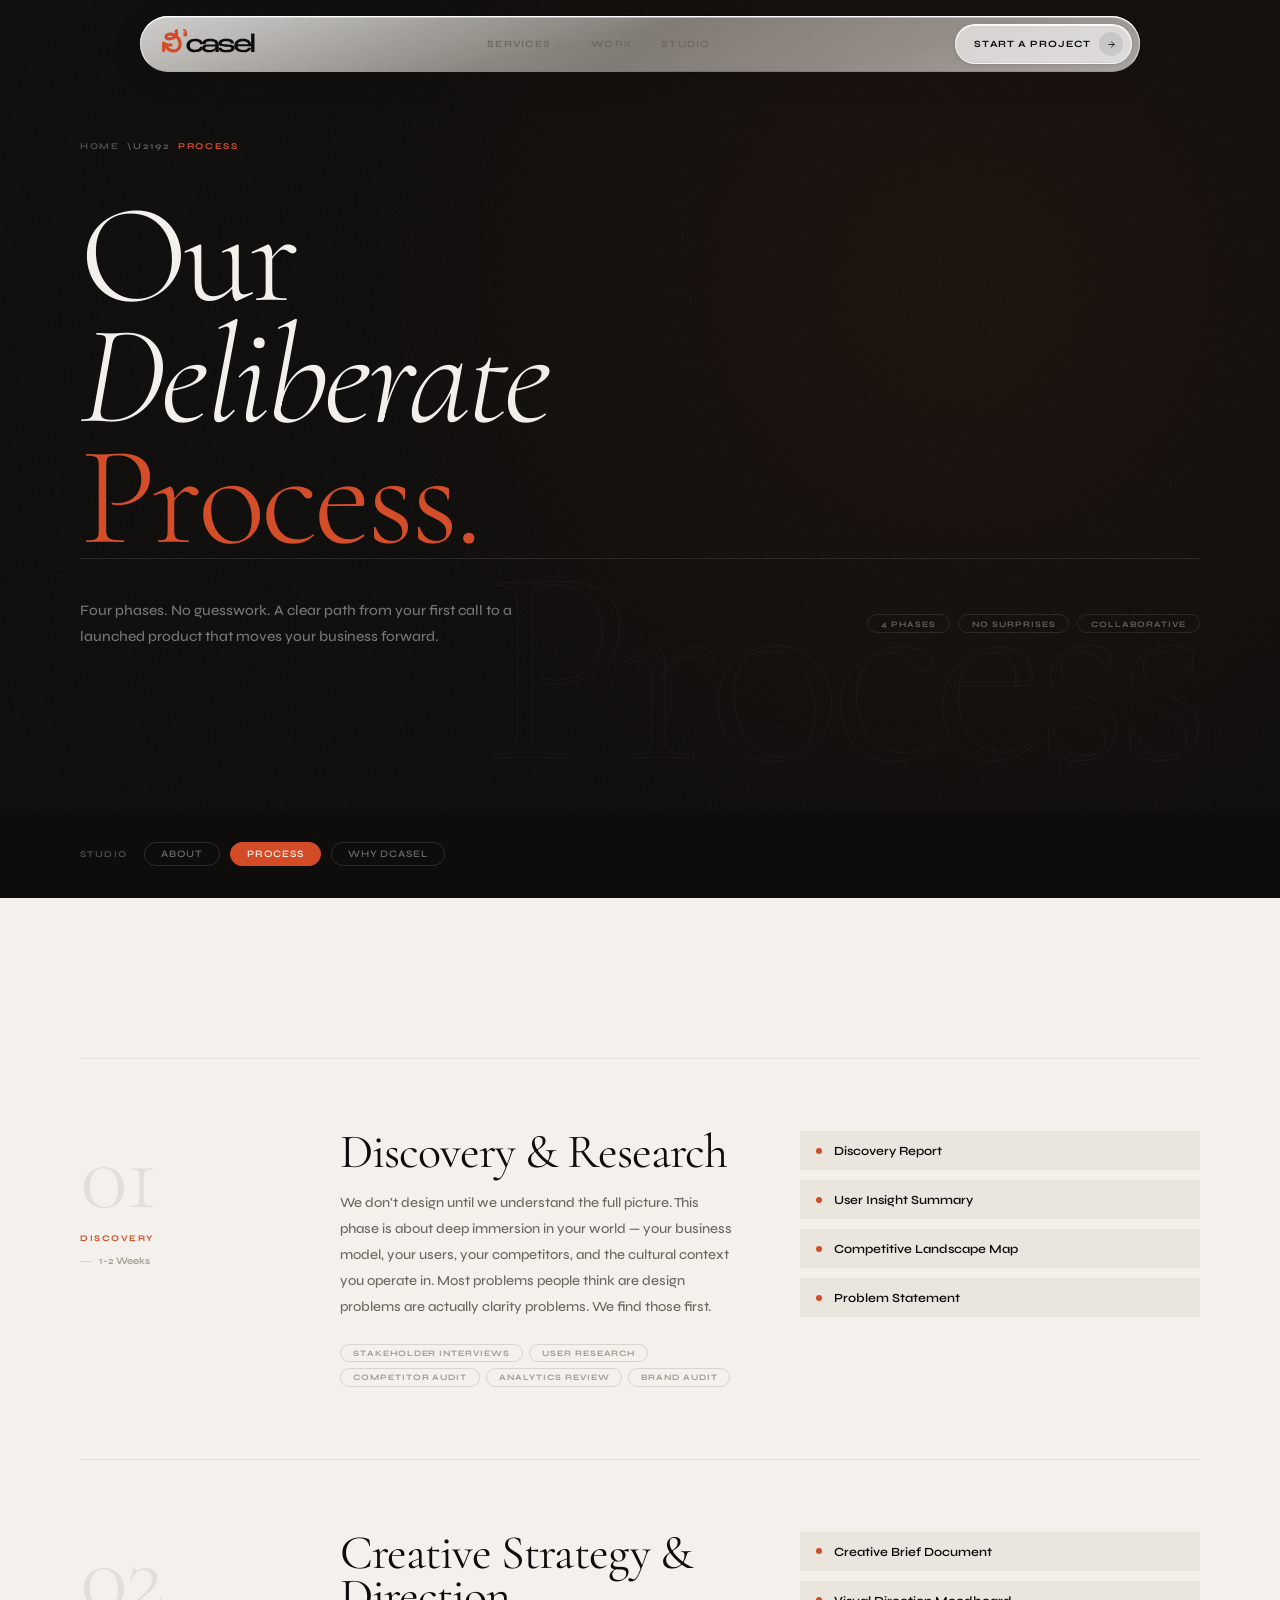
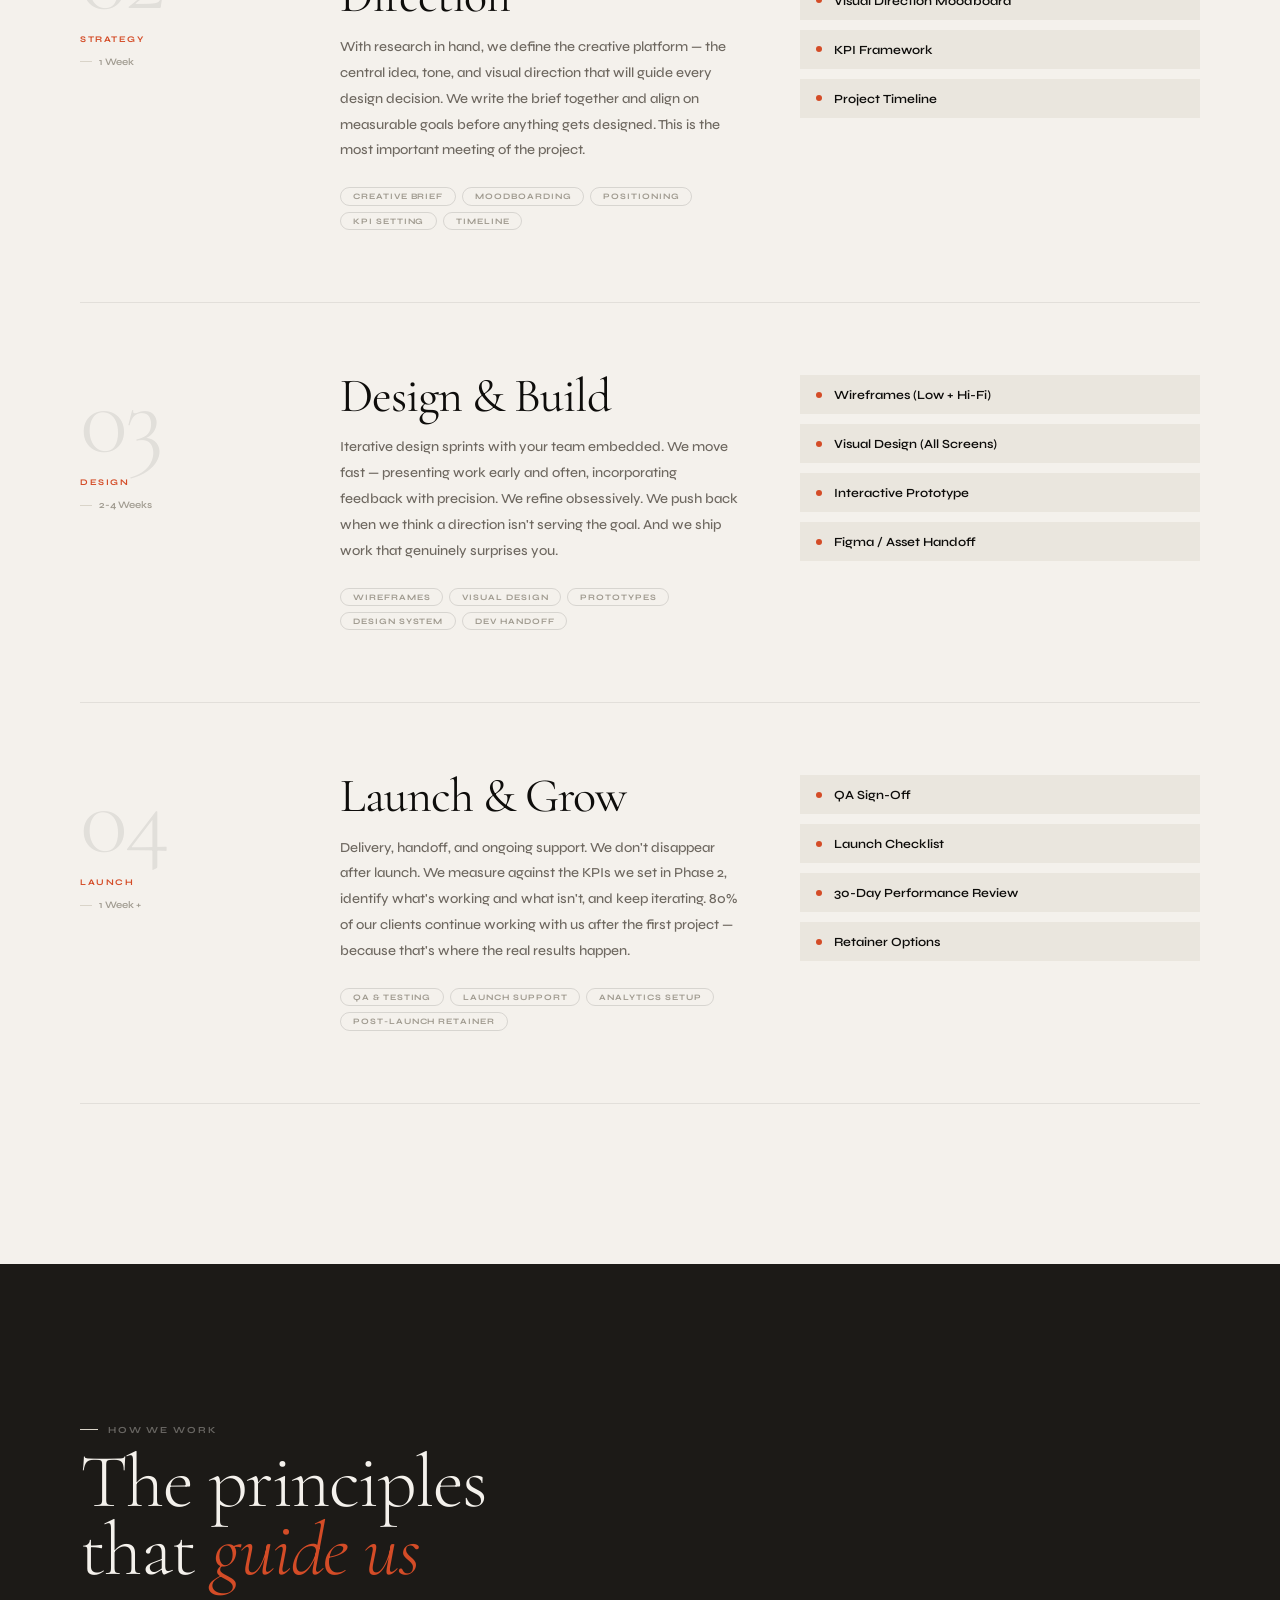
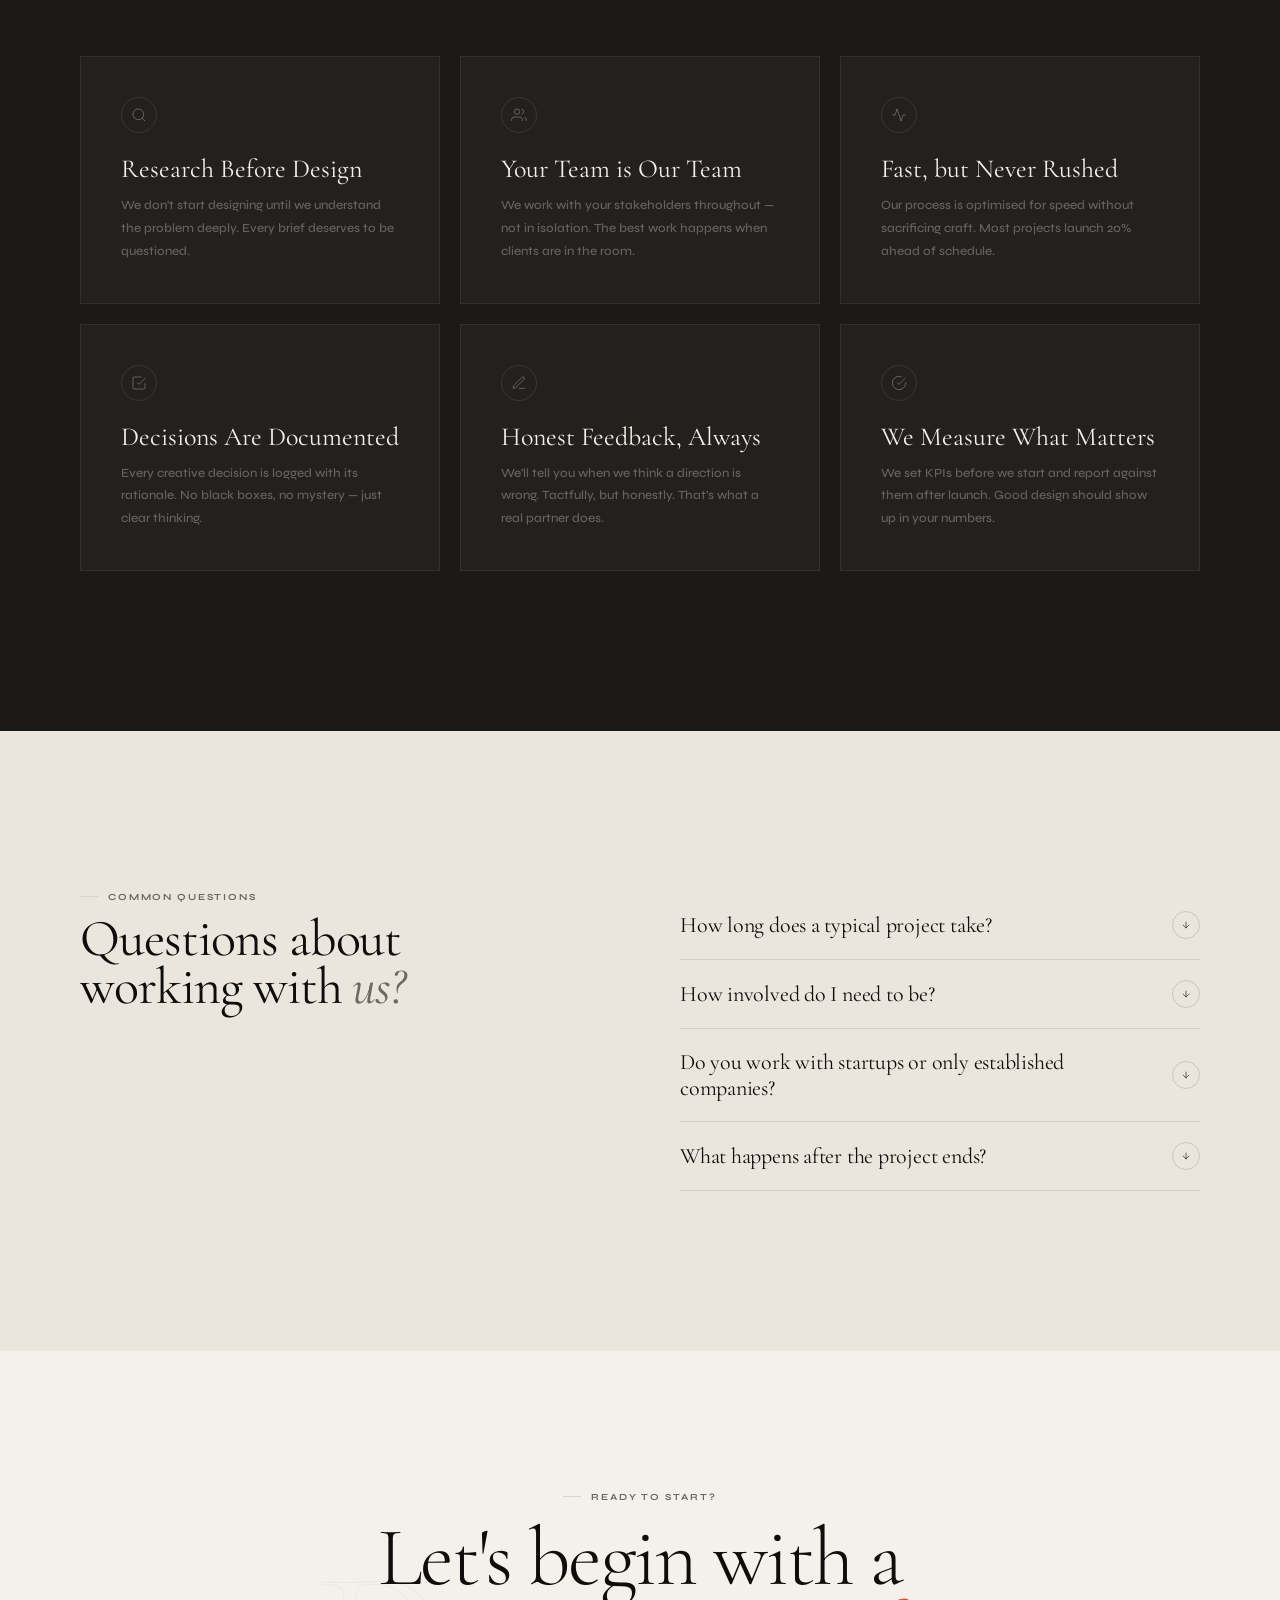
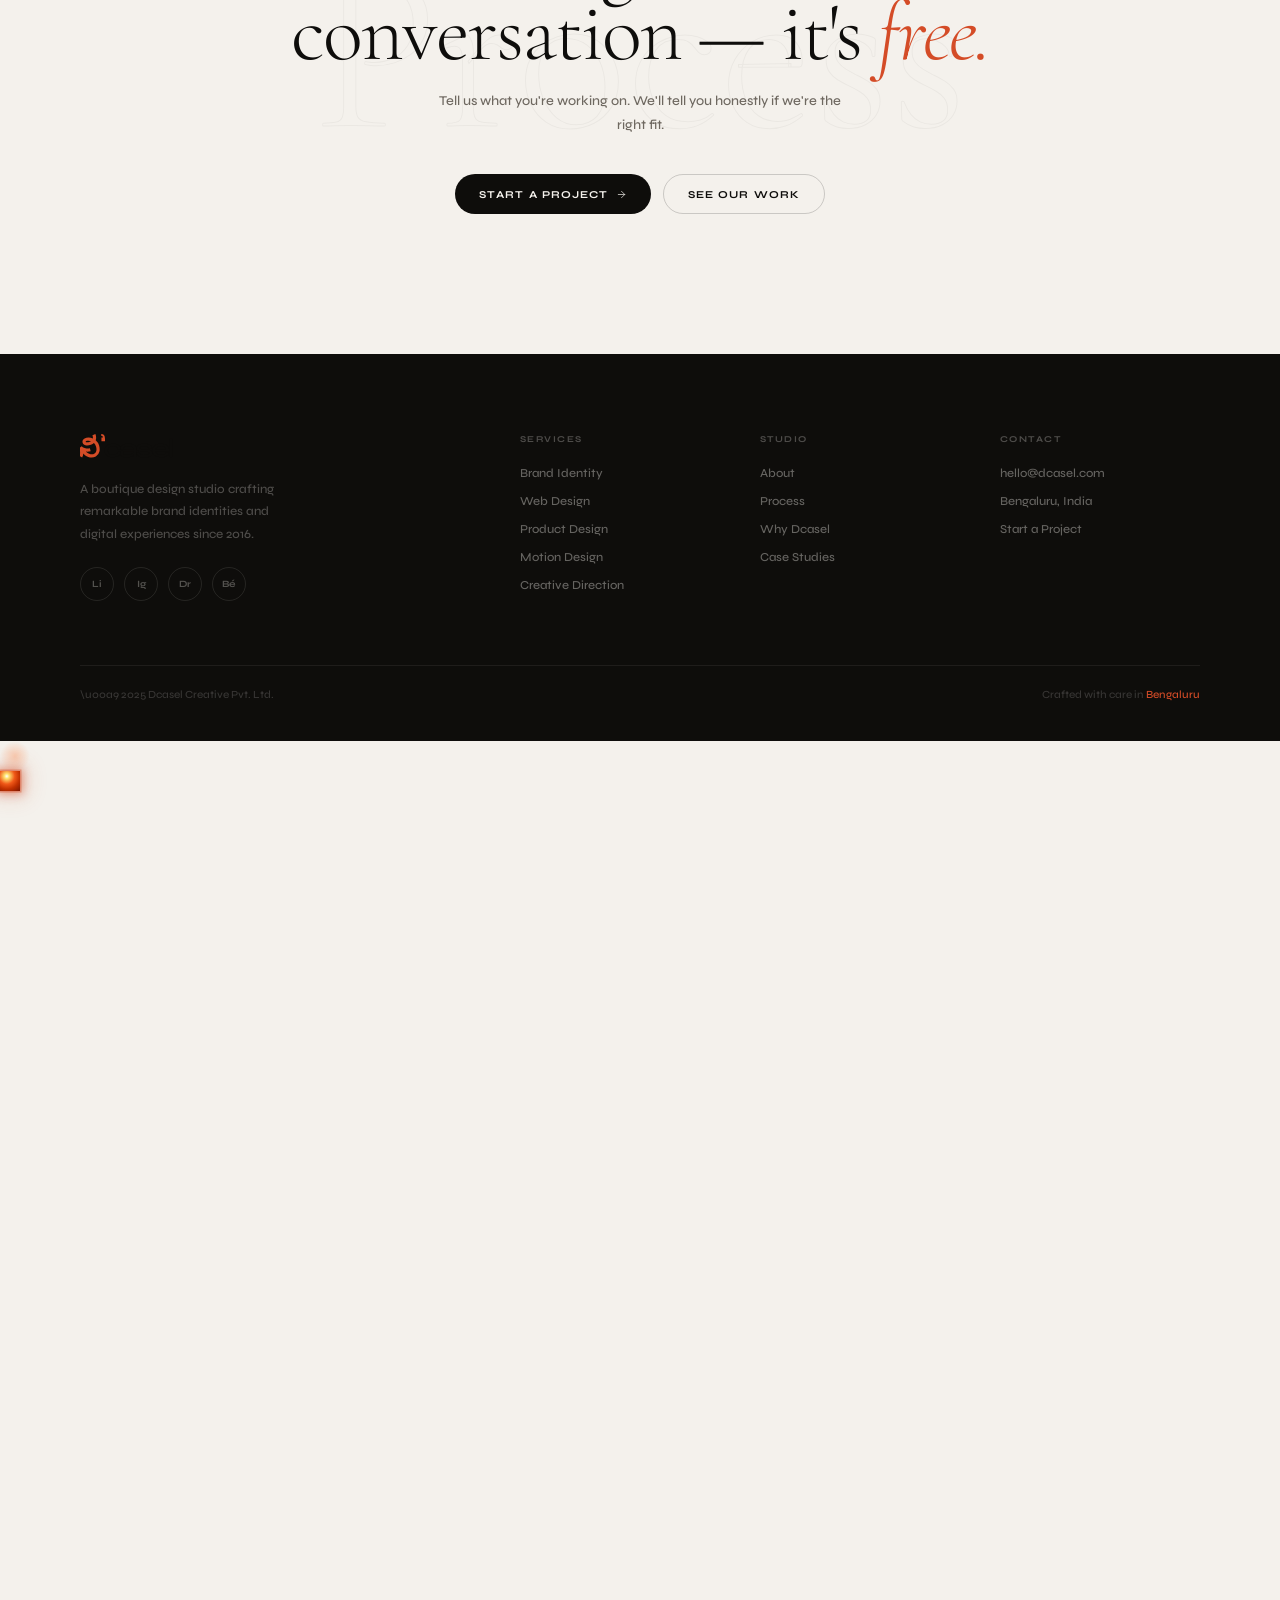
<file: process.html>
<!DOCTYPE html>
<html lang="en">
<head>
<meta charset="UTF-8">
<meta name="viewport" content="width=device-width, initial-scale=1.0">
<title>Our Process — Dcasel Studio</title>
<link rel="preconnect" href="https://fonts.googleapis.com">
<link rel="preconnect" href="https://fonts.gstatic.com" crossorigin>
<link href="https://fonts.googleapis.com/css2?family=Cormorant+Garamond:ital,wght@0,300;0,400;0,500;1,300;1,400;1,500&family=Syne:wght@500;600;700&display=swap" rel="stylesheet">
<style>

*,*::before,*::after{margin:0;padding:0;box-sizing:border-box;}
html{scroll-behavior:smooth;}
:root{--bone:#f4f1ec;--off:#eae6de;--parchm:#d9d4c9;--mid:#a09b90;--muted:#6e6860;--ink:#0e0d0b;--dark:#141210;--charcoal:#1c1a17;--ember:#d44c27;--ease:cubic-bezier(0.22,1,0.36,1);--spring:cubic-bezier(0.34,1.56,0.64,1);--px:20px;--sy:80px;}
/* ── MOBILE MENU ── */
.mob{
  position:fixed;inset:0;z-index:600;
  background:var(--ink);
  display:grid;
  grid-template-rows:64px 1fr auto;
  transform:translateY(-100%);
  transition:transform .55s cubic-bezier(0.22,1,0.36,1);
  pointer-events:none;
  overflow:hidden;
}
.mob.open{transform:translateY(0);pointer-events:auto;}
.mob-header{
  display:flex;align-items:center;justify-content:space-between;
  padding:0 var(--px);
  border-bottom:1px solid rgba(244,241,236,.08);
}
.mob-logo{display:inline-flex;align-items:center;text-decoration:none;}
.mob-logo .logo-svg{height:24px;width:auto;display:block;}
.mob-logo .logo-main{fill:var(--bone);}
.mob-logo .logo-accent{fill:#d44c27;}
.mob-close{
  width:40px;height:40px;border-radius:50%;
  background:rgba(244,241,236,.08);border:1px solid rgba(244,241,236,.12);
  display:flex;align-items:center;justify-content:center;
  cursor:pointer;transition:background .2s;flex-shrink:0;
}
.mob-close:active{background:rgba(244,241,236,.2);}
.mob-close svg{width:14px;height:14px;stroke:rgba(244,241,236,.8);fill:none;stroke-width:2;stroke-linecap:round;}
.mob-body{
  display:flex;flex-direction:column;align-items:stretch;justify-content:center;
  padding:28px var(--px) 20px;
  overflow:auto;
  -webkit-overflow-scrolling:touch;
}
.mob-links{
  display:block;width:100%;margin-bottom:24px;
  flex-shrink:0;min-height:max-content;
}
.mob-links a{
  font-family:'Cormorant Garamond',serif;
  font-size:clamp(1.7rem,6.5vw,2.6rem);
  font-weight:300;font-style:italic;
  color:var(--bone);
  padding:10px 0;
  border-bottom:1px solid rgba(244,241,236,.08);
  text-decoration:none;
  display:block;
}
.mob-links a:active{color:var(--ember);}
.mob-btn{
  display:flex;align-items:center;justify-content:center;
  width:100%;padding:.85rem 1.5rem;
  background:var(--ember);border-radius:100px;
  color:var(--bone);font-size:.75rem;font-weight:700;
  letter-spacing:.1em;text-transform:uppercase;
  text-decoration:none;border:none;cursor:pointer;flex-shrink:0;
}
.mob-btn:active{opacity:.85;}
.mob-foot{padding:12px var(--px) 16px;border-top:1px solid rgba(244,241,236,.06);}
.mob-foot-txt{font-size:.58rem;font-weight:600;letter-spacing:.12em;text-transform:uppercase;color:rgba(244,241,236,.22);}
body.mob-open #cursor,body.mob-open #cursor-follower,body.mob-open .cs-cursor{display:none!important;opacity:0!important;}
body.mob-open .nav-shell{pointer-events:none;opacity:0;transition:opacity .2s;}

@media(min-width:480px){:root{--px:28px;}}
@media(min-width:768px){:root{--px:44px;--sy:110px;}}
@media(min-width:1024px){:root{--px:64px;--sy:140px;}}
@media(min-width:1280px){:root{--px:80px;--sy:160px;}}
body{font-family:'Syne',sans-serif;background:var(--bone);color:var(--ink);overflow-x:hidden;-webkit-font-smoothing:antialiased;}
img{display:block;max-width:100%;height:auto;}
a{color:inherit;text-decoration:none;}
button{font-family:inherit;}
}
#prog{position:fixed;top:0;left:0;height:1px;width:100%;background:var(--ember);z-index:9999;transform:scaleX(0);transform-origin:left;}
.noise{position:fixed;inset:0;pointer-events:none;z-index:8000;opacity:.022;background-image:url("data:image/svg+xml,%3Csvg viewBox='0 0 200 200' xmlns='http://www.w3.org/2000/svg'%3E%3Cfilter id='n'%3E%3CfeTurbulence type='fractalNoise' baseFrequency='.65' numOctaves='3' stitchTiles='stitch'/%3E%3C/filter%3E%3Crect width='100%25' height='100%25' filter='url(%23n)'/%3E%3C/svg%3E");}
/* NAV — Apple Liquid Glass (4-layer authentic) */
:root{--nav-h:72px;}

.nav-shell{position:fixed;top:16px;left:50%;transform:translateX(-50%);z-index:500;width:calc(100% - 2*var(--px));max-width:1000px;pointer-events:none;overflow:visible;transition:top .5s cubic-bezier(0.22,1,0.36,1);}
.nav-shell.scrolled{top:10px;}
nav{pointer-events:auto;position:relative;display:flex;align-items:center;justify-content:space-between;height:56px;padding:0 8px 0 22px;border-radius:100px;background:transparent;border:none;box-shadow:0 8px 32px rgba(14,13,11,.11),0 2px 8px rgba(14,13,11,.07),0 0 0 0.5px rgba(14,13,11,.06);transition:box-shadow .4s cubic-bezier(0.22,1,0.36,1),transform .4s cubic-bezier(0.22,1,0.36,1);}
nav:hover{}
.glass-filter{position:absolute;inset:0;border-radius:100px;backdrop-filter:url(#lg-refract) blur(0.5px);-webkit-backdrop-filter:url(#lg-refract) blur(0.5px);z-index:0;}
.glass-overlay{position:absolute;inset:0;border-radius:100px;background:linear-gradient(145deg,rgba(244,241,236,.70) 0%,rgba(234,230,222,.50) 50%,rgba(244,241,236,.62) 100%);backdrop-filter:blur(28px) saturate(200%) brightness(1.06);-webkit-backdrop-filter:blur(28px) saturate(200%) brightness(1.06);border:1px solid rgba(244,241,236,.55);border-top:1.5px solid rgba(255,255,255,.85);border-bottom:1px solid rgba(14,13,11,.04);z-index:1;}
.glass-specular{position:absolute;inset:0;border-radius:100px;background:linear-gradient(168deg,rgba(255,255,255,.40) 0%,rgba(255,255,255,.14) 26%,transparent 46%,transparent 70%,rgba(255,255,255,.06) 86%,rgba(255,255,255,.12) 100%);z-index:2;pointer-events:none;animation:navSpecularShift 9s ease-in-out infinite;}
@keyframes navSpecularShift{0%,100%{opacity:.85;}50%{opacity:1;background:linear-gradient(168deg,rgba(255,255,255,.44) 0%,rgba(255,255,255,.16) 26%,rgba(212,76,39,.025) 46%,transparent 66%,rgba(255,255,255,.07) 88%,rgba(255,255,255,.14) 100%);}}
.glass-specular::after{content:'';position:absolute;inset:0;border-radius:100px;box-shadow:inset 0 1.5px 0 rgba(255,255,255,.78),inset 0 -1px 0 rgba(14,13,11,.04),inset 1px 0 0 rgba(255,255,255,.20),inset -1px 0 0 rgba(255,255,255,.16);pointer-events:none;}
.glass-content{position:relative;z-index:3;display:flex;align-items:center;justify-content:space-between;width:100%;height:100%;overflow:visible;}
.logo{display:inline-flex;align-items:center;text-decoration:none;flex-shrink:0;}
.logo-svg{height:26px;width:auto;display:block;}
@media(min-width:768px){.logo-svg{height:30px;}}
.logo-main{fill:var(--ink);}
.logo-accent{fill:#d44c27;}
.nav-links{display:none;align-items:center;gap:2px;}
@media(min-width:900px){.nav-links{display:flex;}}
.nav-item{position:relative;}
.nav-link{font-size:.6rem;font-weight:700;letter-spacing:.13em;text-transform:uppercase;color:var(--muted);padding:7px 13px;border-radius:100px;display:flex;align-items:center;gap:5px;transition:color .2s,background .2s,box-shadow .2s;}
.nav-link:hover,.nav-link.active{color:var(--ink);background:rgba(255,255,255,.54);box-shadow:0 1px 4px rgba(14,13,11,.07),inset 0 1px 0 rgba(255,255,255,.72),0 0 0 1px rgba(255,255,255,.42);}
.nav-chevron{width:7px;height:7px;flex-shrink:0;transition:transform .25s cubic-bezier(0.22,1,0.36,1);}
.nav-item.drop-open .nav-chevron{transform:rotate(180deg);}
.nav-drop{position:absolute;top:calc(100% + 10px);left:50%;transform:translateX(-50%) translateY(-6px);border-radius:18px;padding:5px;min-width:196px;opacity:0;pointer-events:none;transition:opacity .25s,transform .25s;display:none;z-index:2000;background:rgba(244,241,236,.90);backdrop-filter:blur(32px) saturate(200%);-webkit-backdrop-filter:blur(32px) saturate(200%);border:1px solid rgba(255,255,255,.72);border-top:1.5px solid rgba(255,255,255,.90);box-shadow:0 16px 48px rgba(14,13,11,.12),0 4px 12px rgba(14,13,11,.07),inset 0 1px 0 rgba(255,255,255,.6);}
.nav-drop.open{display:block;opacity:1;pointer-events:auto;transform:translateX(-50%) translateY(0);}
.nav-drop a{display:block;font-size:.6rem;font-weight:700;letter-spacing:.1em;text-transform:uppercase;color:var(--muted);padding:.55rem .9rem;border-radius:12px;transition:color .18s,background .18s;white-space:nowrap;}
.nav-drop a:hover,.nav-drop a.active{color:var(--ink);background:rgba(255,255,255,.55);box-shadow:inset 0 1px 0 rgba(255,255,255,.6);}
.nav-drop a.active{color:var(--ember)!important;}
.drop-div{height:1px;background:rgba(14,13,11,.07);margin:3px 8px;}
.nav-cta{display:none;font-size:.6rem;font-weight:700;letter-spacing:.1em;text-transform:uppercase;color:var(--ink);padding:0 8px 0 18px;height:40px;border-radius:100px;background:rgba(255,255,255,.62);border:1px solid rgba(255,255,255,.72);border-top:1.5px solid rgba(255,255,255,.92);box-shadow:inset 0 1px 0 rgba(255,255,255,.80),inset 0 -1px 0 rgba(14,13,11,.04),0 2px 8px rgba(14,13,11,.08),0 1px 3px rgba(14,13,11,.05);transition:background .22s,box-shadow .22s,transform .22s;cursor:pointer;gap:8px;align-items:center;}
.nav-cta:hover{background:rgba(255,255,255,.82);box-shadow:inset 0 1px 0 rgba(255,255,255,.92),0 6px 20px rgba(14,13,11,.11),0 2px 6px rgba(14,13,11,.07);transform:translateY(-1px);}
@media(min-width:900px){.nav-cta{display:flex;}}
.nav-cta-arrow{width:24px;height:24px;border-radius:50%;background:rgba(14,13,11,.09);display:inline-flex;align-items:center;justify-content:center;transition:background .2s,transform .2s;flex-shrink:0;}
.nav-cta:hover .nav-cta-arrow{background:rgba(212,76,39,.15);transform:translateX(1px);}
.nav-cta-arrow svg{width:9px;height:9px;stroke:var(--ink);fill:none;stroke-width:2.2;stroke-linecap:round;stroke-linejoin:round;}
.ham{display:flex;flex-direction:column;justify-content:center;align-items:center;gap:5px;background:rgba(255,255,255,.52);border:1px solid rgba(255,255,255,.68);border-top:1.5px solid rgba(255,255,255,.88);border-radius:100px;padding:0;margin:0;width:40px;height:40px;box-shadow:inset 0 1px 0 rgba(255,255,255,.72),0 1px 4px rgba(14,13,11,.07);transition:background .2s,box-shadow .2s;cursor:pointer;}
.ham:hover{background:rgba(255,255,255,.72);}
.ham span{display:block;width:18px;height:1.5px;background:var(--ink);border-radius:1px;transition:transform .32s cubic-bezier(0.22,1,0.36,1),opacity .22s;}
.ham.open span:nth-child(1){transform:translateY(6.5px) rotate(45deg);}
.ham.open span:nth-child(2){opacity:0;}
.ham.open span:nth-child(3){transform:translateY(-6.5px) rotate(-45deg);}
@media(min-width:900px){.ham{display:none;}}


nav.dnav .glass-overlay{background:linear-gradient(145deg,rgba(20,18,16,.80) 0%,rgba(14,12,10,.62) 50%,rgba(22,20,17,.74) 100%);border-color:rgba(255,255,255,.08);border-top-color:rgba(255,255,255,.15);}
nav.dnav .glass-specular{background:linear-gradient(168deg,rgba(255,255,255,.13) 0%,rgba(255,255,255,.04) 26%,transparent 46%,transparent 70%,rgba(255,255,255,.03) 88%,rgba(255,255,255,.06) 100%);}
nav.dnav .glass-specular::after{box-shadow:inset 0 1.5px 0 rgba(255,255,255,.18),inset 0 -1px 0 rgba(0,0,0,.22),inset 1px 0 0 rgba(255,255,255,.06),inset -1px 0 0 rgba(255,255,255,.05);}
nav.dnav{box-shadow:0 8px 32px rgba(0,0,0,.24),0 2px 8px rgba(0,0,0,.18);}
nav.dnav .logo-main{fill:var(--bone);}
nav.dnav .nav-link{color:rgba(244,241,236,.44);}
nav.dnav .nav-link:hover,nav.dnav .nav-link.active{color:var(--bone);background:rgba(255,255,255,.08);box-shadow:0 1px 4px rgba(0,0,0,.15),inset 0 1px 0 rgba(255,255,255,.12);}
nav.dnav .nav-drop{background:rgba(22,20,17,.92);backdrop-filter:blur(32px) saturate(200%);-webkit-backdrop-filter:blur(32px) saturate(200%);border-color:rgba(255,255,255,.08);border-top-color:rgba(255,255,255,.18);box-shadow:0 16px 48px rgba(0,0,0,.28),inset 0 1px 0 rgba(255,255,255,.08);}
nav.dnav .nav-drop a{color:rgba(244,241,236,.40);}
nav.dnav .nav-drop a:hover{color:var(--bone);background:rgba(255,255,255,.07);}
nav.dnav .nav-drop a.active{color:var(--ember)!important;}
nav.dnav .drop-div{background:rgba(255,255,255,.06);}
nav.dnav .nav-cta{color:var(--bone);background:rgba(255,255,255,.09);border-color:rgba(255,255,255,.14);border-top-color:rgba(255,255,255,.24);box-shadow:inset 0 1px 0 rgba(255,255,255,.13),0 2px 8px rgba(0,0,0,.15);}
nav.dnav .nav-cta:hover{background:rgba(212,76,39,.90);border-color:rgba(212,76,39,.5);box-shadow:inset 0 1px 0 rgba(255,200,160,.22),0 6px 20px rgba(212,76,39,.30);}
nav.dnav .nav-cta-arrow{background:rgba(255,255,255,.1);}
nav.dnav .nav-cta:hover .nav-cta-arrow{background:rgba(255,255,255,.22);}
nav.dnav .nav-cta-arrow svg{stroke:var(--bone);}
nav.dnav .ham{background:rgba(255,255,255,.07);border-color:rgba(255,255,255,.11);border-top-color:rgba(255,255,255,.20);box-shadow:inset 0 1px 0 rgba(255,255,255,.1);}
nav.dnav .ham:hover{background:rgba(255,255,255,.14);}
nav.dnav .ham span{background:var(--bone);}
.pg-hero{padding-top:calc(var(--nav-h) + 42px);}
#hero{padding-top:calc(var(--nav-h) + 10px);}
.cs-hero{padding-top:calc(var(--nav-h) + 10px);}
.post-layout{padding-top:0;}
.post-toc{top:calc(var(--nav-h) + 20px) !important;height:calc(100vh - var(--nav-h) - 20px) !important;}

.rev{opacity:0;transform:translateY(24px);transition:opacity .85s var(--ease),transform .85s var(--ease);}
.rev.vis{opacity:1;transform:none;}
.d1{transition-delay:.1s;}.d2{transition-delay:.2s;}.d3{transition-delay:.3s;}.d4{transition-delay:.4s;}.d5{transition-delay:.5s;}
.sec-tag{font-size:.58rem;font-weight:700;letter-spacing:.2em;text-transform:uppercase;color:var(--muted);display:flex;align-items:center;gap:10px;}
.sec-tag::before{content:'';width:18px;height:1px;background:var(--parchm);flex-shrink:0;}
.btn-p{display:inline-flex;align-items:center;gap:8px;font-size:.66rem;font-weight:700;letter-spacing:.1em;text-transform:uppercase;color:var(--bone);background:var(--ink);padding:.78rem 1.5rem;border-radius:100px;border:none;transition:transform .28s,box-shadow .28s;}
.btn-p:hover{transform:translateY(-2px);box-shadow:0 10px 36px rgba(14,13,11,.18);}
.btn-p svg{width:11px;height:11px;stroke:var(--bone);fill:none;flex-shrink:0;}
.btn-o{display:inline-flex;align-items:center;gap:8px;font-size:.66rem;font-weight:700;letter-spacing:.1em;text-transform:uppercase;color:var(--ink);padding:.78rem 1.5rem;border-radius:100px;border:1px solid rgba(14,13,11,.18);transition:background .22s;}
.btn-o:hover{background:var(--off);}

/* STUDIO NAV STRIP */
.studio-strip{padding:clamp(20px,3vw,32px) var(--px);background:var(--ink);display:flex;flex-wrap:wrap;gap:10px;align-items:center;}
.studio-strip-label{font-size:.56rem;font-weight:700;letter-spacing:.16em;text-transform:uppercase;color:rgba(244,241,236,.28);margin-right:6px;}
.studio-chip{display:inline-flex;font-size:.62rem;font-weight:600;letter-spacing:.1em;text-transform:uppercase;padding:.32rem 1rem;border-radius:100px;border:1px solid rgba(244,241,236,.14);color:rgba(244,241,236,.4);transition:background .22s,border-color .22s,color .22s;}
.studio-chip:hover{border-color:rgba(244,241,236,.3);color:var(--bone);}
.studio-chip.current{background:var(--ember);border-color:var(--ember);color:var(--bone);}

/* ABOUT HERO */
.ab-hero{min-height:92svh;background:var(--ink);position:relative;overflow:hidden;display:flex;flex-direction:column;justify-content:flex-end;padding:0 var(--px) var(--sy);}
.ab-hero::before{content:'';position:absolute;inset:0;background:radial-gradient(circle at 72% 40%,rgba(212,76,39,.06) 0%,transparent 55%),radial-gradient(circle at 18% 75%,rgba(212,76,39,.04) 0%,transparent 45%);pointer-events:none;}
.ab-grain{position:absolute;inset:0;pointer-events:none;opacity:.03;background-image:url("data:image/svg+xml,%3Csvg viewBox='0 0 512 512' xmlns='http://www.w3.org/2000/svg'%3E%3Cfilter id='ng'%3E%3CfeTurbulence type='fractalNoise' baseFrequency='.75' numOctaves='4' stitchTiles='stitch'/%3E%3C/filter%3E%3Crect width='100%25' height='100%25' filter='url(%23ng)'/%3E%3C/svg%3E");}
.ab-bg-word{position:absolute;right:var(--px);bottom:0;font-family:'Cormorant Garamond',serif;font-size:clamp(100px,22vw,300px);font-weight:300;color:transparent;-webkit-text-stroke:1px rgba(244,241,236,.04);pointer-events:none;user-select:none;line-height:1;letter-spacing:-.04em;}
.ab-breadcrumb{font-size:.56rem;font-weight:700;letter-spacing:.18em;text-transform:uppercase;color:rgba(244,241,236,.35);display:flex;align-items:center;gap:8px;margin-bottom:clamp(28px,4vw,44px);opacity:0;transform:translateY(12px);transition:opacity .7s .2s,transform .7s .2s;}
.ab-breadcrumb.vis{opacity:1;transform:none;}
.ab-breadcrumb a{color:rgba(244,241,236,.28);transition:color .2s;}
.ab-breadcrumb a:hover{color:rgba(244,241,236,.7);}
.ab-breadcrumb span.cur{color:var(--ember);}
.ab-h1{font-family:'Cormorant Garamond',serif;font-size:clamp(52px,11vw,148px);font-weight:300;line-height:.86;letter-spacing:-.025em;overflow:hidden;}
.ab-h1 .aline{display:block;color:var(--bone);opacity:0;transform:translateY(100%);transition:opacity .9s var(--ease),transform .9s var(--ease);}
.ab-h1 .aline.vis{opacity:1;transform:none;}
.ab-h1 .it{font-style:italic;}
.ab-h1 .em{color:var(--ember);}
.ab-hero-foot{padding-top:clamp(24px,3vw,40px);border-top:1px solid rgba(244,241,236,.1);display:flex;flex-wrap:wrap;gap:24px;align-items:center;justify-content:space-between;opacity:0;transform:translateY(16px);transition:opacity .85s .9s,transform .85s .9s;}
.ab-hero-foot.vis{opacity:1;transform:none;}
.ab-tagline{font-size:.9rem;font-weight:500;line-height:1.82;color:rgba(244,241,236,.45);max-width:52ch;}
.ab-badges{display:flex;gap:8px;flex-wrap:wrap;}
.ab-badge{font-size:.52rem;font-weight:700;letter-spacing:.12em;text-transform:uppercase;color:rgba(244,241,236,.35);padding:.22rem .8rem;border:1px solid rgba(244,241,236,.1);border-radius:100px;}

/* MANIFESTO */
.manifesto{padding:var(--sy) var(--px);background:var(--bone);}
.mani-grid{display:grid;grid-template-columns:1fr;gap:60px;}
@media(min-width:860px){.mani-grid{grid-template-columns:1fr 1fr;gap:80px;align-items:start;}}
.mani-heading{font-family:'Cormorant Garamond',serif;font-size:clamp(28px,4.5vw,56px);font-weight:400;line-height:.92;letter-spacing:-.02em;margin-top:12px;}
.mani-heading em{font-style:italic;color:var(--ember);}
.mani-body{font-size:.86rem;font-weight:500;line-height:1.9;color:var(--muted);}
.mani-body p+p{margin-top:16px;}
.mani-quote{margin-top:32px;padding:28px 28px 28px 20px;border-left:3px solid var(--ember);background:var(--off);}
.mani-quote p{font-family:'Cormorant Garamond',serif;font-size:clamp(1rem,1.8vw,1.35rem);font-style:italic;line-height:1.5;color:var(--ink);margin-bottom:10px;}
.mani-quote cite{font-size:.6rem;font-weight:700;letter-spacing:.12em;text-transform:uppercase;color:var(--ember);}

/* STATS BAND */
.stats-band{background:var(--off);border-top:1px solid rgba(14,13,11,.08);border-bottom:1px solid rgba(14,13,11,.08);}
.stats-grid{display:grid;grid-template-columns:repeat(2,1fr);}
@media(min-width:640px){.stats-grid{grid-template-columns:repeat(4,1fr);}}
.stat-cell{padding:clamp(32px,5vw,56px) clamp(20px,3vw,40px);border-right:1px solid rgba(14,13,11,.08);position:relative;overflow:hidden;}
.stat-cell:last-child{border-right:none;}
@media(max-width:639px){.stat-cell:nth-child(2n){border-right:none;}.stat-cell:nth-child(n+3){border-top:1px solid rgba(14,13,11,.08);}}
.stat-n{font-family:'Cormorant Garamond',serif;font-size:clamp(42px,7vw,80px);font-weight:300;line-height:.9;letter-spacing:-.03em;color:var(--ink);display:flex;align-items:baseline;gap:.06em;}
.stat-plus{font-size:.45em;color:var(--ember);font-weight:400;}
.stat-label{font-size:.66rem;font-weight:600;letter-spacing:.1em;text-transform:uppercase;color:var(--muted);margin-top:12px;}

/* FOUNDER */
.founder{padding:var(--sy) var(--px);background:var(--ink);position:relative;overflow:hidden;}
.founder::before{content:'';position:absolute;inset:0;background:radial-gradient(circle at 80% 50%,rgba(212,76,39,.05) 0%,transparent 55%);pointer-events:none;}
.founder-grid{display:grid;grid-template-columns:1fr;gap:clamp(48px,6vw,72px);}
@media(min-width:860px){.founder-grid{grid-template-columns:1fr 1fr;gap:80px;align-items:start;}}
.founder-label{font-size:.58rem;font-weight:700;letter-spacing:.2em;text-transform:uppercase;color:rgba(244,241,236,.32);display:flex;align-items:center;gap:10px;}
.founder-label::before{content:'';width:18px;height:1px;background:rgba(244,241,236,.14);flex-shrink:0;}
.founder-name{font-family:'Cormorant Garamond',serif;font-size:clamp(36px,6vw,72px);font-weight:300;color:var(--bone);line-height:.9;letter-spacing:-.02em;margin-top:12px;margin-bottom:4px;}
.founder-role{font-size:.72rem;font-weight:600;letter-spacing:.1em;text-transform:uppercase;color:var(--ember);margin-bottom:32px;}
.founder-body p{font-size:.86rem;font-weight:500;line-height:1.9;color:rgba(244,241,236,.42);margin-bottom:16px;}
.founder-body p:last-child{margin-bottom:0;}
.founder-quote{padding:28px 28px 28px 20px;border-left:3px solid var(--ember);background:rgba(244,241,236,.03);margin-top:28px;}
.founder-quote p{font-family:'Cormorant Garamond',serif;font-size:clamp(1rem,1.6vw,1.2rem);font-style:italic;line-height:1.5;color:var(--bone);margin-bottom:8px;}
.founder-quote cite{font-size:.6rem;font-weight:700;letter-spacing:.1em;text-transform:uppercase;color:var(--ember);}
.founder-right{}
.founder-img-block{position:relative;aspect-ratio:3/4;overflow:hidden;background:var(--charcoal);}
.founder-img-block img{width:100%;height:100%;object-fit:cover;filter:brightness(.75) grayscale(15%);transition:filter .8s;}
.founder-img-block:hover img{filter:brightness(.85) grayscale(0%);}
.founder-caption{display:flex;align-items:center;gap:14px;margin-top:20px;padding:16px 20px;background:rgba(244,241,236,.04);border:1px solid rgba(244,241,236,.08);}
.founder-av{width:40px;height:40px;border-radius:50%;background:var(--ember);display:flex;align-items:center;justify-content:center;font-family:'Cormorant Garamond',serif;font-size:1.1rem;color:var(--bone);flex-shrink:0;}
.founder-cap-n{font-size:.8rem;font-weight:700;color:var(--bone);}
.founder-cap-r{font-size:.6rem;color:rgba(244,241,236,.32);margin-top:2px;font-weight:500;}

/* VALUES */
.values{padding:var(--sy) var(--px);background:var(--charcoal);}
.values-hd{margin-bottom:clamp(48px,6vw,72px);}
.values-title{font-family:'Cormorant Garamond',serif;font-size:clamp(32px,6vw,76px);font-weight:300;color:var(--bone);line-height:.9;letter-spacing:-.02em;margin-top:12px;}
.values-title em{font-style:italic;color:var(--ember);}
.values-grid{display:grid;grid-template-columns:1fr;gap:0;border-top:1px solid rgba(244,241,236,.07);}
@media(min-width:768px){.values-grid{grid-template-columns:1fr 1fr;}}
.val-item{padding:clamp(28px,4vw,44px) 0;border-bottom:1px solid rgba(244,241,236,.07);transition:padding-left .32s var(--ease);}
@media(min-width:768px){.val-item{padding:clamp(28px,4vw,44px) clamp(20px,3vw,40px);border-right:1px solid rgba(244,241,236,.07);border-bottom:none;}.val-item:nth-child(n+3){border-top:1px solid rgba(244,241,236,.07);}.val-item:nth-child(2n){border-right:none;}}
.val-item:hover{padding-left:12px;}
@media(min-width:768px){.val-item:hover{padding-left:clamp(28px,3vw,48px);}}
.val-n{font-size:.54rem;font-weight:700;letter-spacing:.16em;text-transform:uppercase;color:rgba(244,241,236,.2);margin-bottom:14px;}
.val-title{font-family:'Cormorant Garamond',serif;font-size:clamp(22px,3vw,34px);font-weight:400;color:var(--bone);letter-spacing:-.01em;margin-bottom:10px;transition:color .28s;}
.val-item:hover .val-title{color:var(--ember);}
.val-body{font-size:.8rem;font-weight:500;line-height:1.82;color:rgba(244,241,236,.35);max-width:38ch;}

/* TEAM */
.team{padding:var(--sy) var(--px);background:var(--off);}
.team-hd{margin-bottom:clamp(40px,5vw,64px);}
.team-title{font-family:'Cormorant Garamond',serif;font-size:clamp(30px,5vw,60px);font-weight:400;line-height:.9;letter-spacing:-.02em;margin-top:12px;}
.team-title em{font-style:italic;color:var(--muted);}
.team-grid{display:grid;grid-template-columns:repeat(2,1fr);gap:20px;}
@media(min-width:640px){.team-grid{grid-template-columns:repeat(3,1fr);}}
@media(min-width:1024px){.team-grid{grid-template-columns:repeat(4,1fr);}}
.team-card{background:var(--bone);overflow:hidden;transition:transform .38s var(--ease);}
.team-card:hover{transform:translateY(-4px);}
.team-photo{aspect-ratio:3/4;overflow:hidden;background:var(--parchm);}
.team-photo img{width:100%;height:100%;object-fit:cover;filter:grayscale(15%);transition:filter .6s,transform .8s;}
.team-card:hover .team-photo img{filter:grayscale(0%);transform:scale(1.04);}
.team-info{padding:18px 16px 16px;}
.team-name{font-family:'Cormorant Garamond',serif;font-size:1.15rem;font-weight:400;letter-spacing:-.01em;margin-bottom:4px;}
.team-role{font-size:.58rem;font-weight:700;letter-spacing:.12em;text-transform:uppercase;color:var(--muted);}

/* CTA */
.cta-band{padding:clamp(80px,12vw,140px) var(--px);background:var(--bone);text-align:center;position:relative;overflow:hidden;}
.cta-band-bg{position:absolute;top:50%;left:50%;transform:translate(-50%,-50%);font-family:'Cormorant Garamond',serif;font-size:clamp(80px,18vw,240px);font-weight:300;color:transparent;-webkit-text-stroke:1px rgba(14,13,11,.04);white-space:nowrap;pointer-events:none;user-select:none;}
.cta-band-inner{position:relative;z-index:1;}
.cta-band-title{font-family:'Cormorant Garamond',serif;font-size:clamp(32px,6.5vw,88px);font-weight:300;line-height:.9;letter-spacing:-.025em;margin-top:18px;margin-bottom:18px;}
.cta-band-title em{font-style:italic;color:var(--ember);}
.cta-band-sub{font-size:.84rem;font-weight:500;line-height:1.85;color:var(--muted);max-width:46ch;margin:0 auto 36px;}
.cta-btns{display:flex;gap:12px;justify-content:center;flex-wrap:wrap;}

/* FOOTER */
footer{background:var(--ink);padding:clamp(60px,8vw,80px) var(--px) clamp(28px,4vw,40px);}
.ft-g{display:grid;grid-template-columns:1fr 1fr;gap:40px;margin-bottom:clamp(48px,7vw,64px);}
@media(min-width:960px){.ft-g{grid-template-columns:2fr 1fr 1fr 1fr;}}
.ft-logo{font-family:'Cormorant Garamond',serif;font-size:1.5rem;font-weight:400;color:var(--bone);display:block;margin-bottom:14px;}
.ft-logo em{font-style:normal;color:var(--ember);}
.ft-desc{font-size:.78rem;font-weight:500;line-height:1.78;color:rgba(244,241,236,.28);max-width:28ch;margin-bottom:22px;}
.ft-socs{display:flex;gap:10px;}
.ft-soc{width:34px;height:34px;border-radius:50%;border:1px solid rgba(244,241,236,.1);display:flex;align-items:center;justify-content:center;font-size:.6rem;font-weight:700;color:rgba(244,241,236,.3);transition:border-color .22s,color .22s;}
.ft-soc:hover{border-color:var(--ember);color:var(--ember);}
.ft-col h4{font-size:.56rem;font-weight:700;letter-spacing:.16em;text-transform:uppercase;color:rgba(244,241,236,.28);margin-bottom:18px;}
.ft-col ul{list-style:none;display:flex;flex-direction:column;gap:9px;}
.ft-col a{font-size:.76rem;font-weight:500;color:rgba(244,241,236,.38);transition:color .2s;}
.ft-col a:hover{color:var(--bone);}
.ft-bot{padding-top:22px;border-top:1px solid rgba(244,241,236,.07);display:flex;flex-direction:column;gap:6px;}
@media(min-width:600px){.ft-bot{flex-direction:row;justify-content:space-between;align-items:center;}}
.ft-copy,.ft-made{font-size:.68rem;font-weight:500;color:rgba(244,241,236,.18);}
.ft-made em{font-style:normal;color:var(--ember);}

/* PROCESS-SPECIFIC STYLES */
.proc-hero{min-height:90svh;background:var(--ink);position:relative;overflow:hidden;display:flex;flex-direction:column;justify-content:flex-end;padding:0 var(--px) var(--sy);}
.proc-hero::before{content:'';position:absolute;inset:0;background:radial-gradient(circle at 75% 35%,rgba(212,76,39,.07) 0%,transparent 55%);pointer-events:none;}
.proc-grain{position:absolute;inset:0;pointer-events:none;opacity:.03;background-image:url("data:image/svg+xml,%3Csvg viewBox='0 0 512 512' xmlns='http://www.w3.org/2000/svg'%3E%3Cfilter id='ng'%3E%3CfeTurbulence type='fractalNoise' baseFrequency='.75' numOctaves='4' stitchTiles='stitch'/%3E%3C/filter%3E%3Crect width='100%25' height='100%25' filter='url(%23ng)'/%3E%3C/svg%3E");}
.proc-bg-num{position:absolute;right:var(--px);bottom:0;font-family:'Cormorant Garamond',serif;font-size:clamp(120px,22vw,320px);font-weight:300;color:transparent;-webkit-text-stroke:1px rgba(244,241,236,.04);pointer-events:none;user-select:none;line-height:1;letter-spacing:-.04em;}
.proc-bc{font-size:.56rem;font-weight:700;letter-spacing:.18em;text-transform:uppercase;color:rgba(244,241,236,.35);display:flex;align-items:center;gap:8px;margin-bottom:clamp(28px,4vw,44px);opacity:0;transform:translateY(12px);transition:opacity .7s .2s,transform .7s .2s;}
.proc-bc.vis{opacity:1;transform:none;}
.proc-bc a{color:rgba(244,241,236,.28);transition:color .2s;}
.proc-bc a:hover{color:rgba(244,241,236,.7);}
.proc-bc .cur{color:var(--ember);}
.proc-h1{font-family:'Cormorant Garamond',serif;font-size:clamp(52px,11vw,148px);font-weight:300;line-height:.86;letter-spacing:-.025em;}
.proc-h1 .pl{display:block;color:var(--bone);opacity:0;transform:translateY(100%);transition:opacity .9s var(--ease),transform .9s var(--ease);}
.proc-h1 .pl.vis{opacity:1;transform:none;}
.proc-h1 .it{font-style:italic;}
.proc-h1 .em{color:var(--ember);}
.proc-hero-foot{padding-top:clamp(24px,3vw,40px);border-top:1px solid rgba(244,241,236,.1);display:flex;flex-wrap:wrap;gap:24px;align-items:center;justify-content:space-between;opacity:0;transform:translateY(16px);transition:opacity .85s .9s,transform .85s .9s;}
.proc-hero-foot.vis{opacity:1;transform:none;}
.proc-tagline{font-size:.9rem;font-weight:500;line-height:1.82;color:rgba(244,241,236,.45);max-width:52ch;}
.proc-pill{font-size:.52rem;font-weight:700;letter-spacing:.12em;text-transform:uppercase;color:rgba(244,241,236,.35);padding:.22rem .8rem;border:1px solid rgba(244,241,236,.1);border-radius:100px;}

/* PHASE TIMELINE */
.phases{padding:var(--sy) var(--px);background:var(--bone);}
.phase-item{display:grid;grid-template-columns:1fr;gap:40px;padding:clamp(48px,6vw,72px) 0;border-top:1px solid rgba(14,13,11,.08);}
@media(min-width:860px){.phase-item{grid-template-columns:200px 1fr 1fr;gap:60px;align-items:start;}}
.phase-item:last-child{border-bottom:1px solid rgba(14,13,11,.08);}
.phase-left{display:flex;flex-direction:column;gap:12px;}
.phase-n{font-family:'Cormorant Garamond',serif;font-size:clamp(60px,8vw,100px);font-weight:300;line-height:.9;color:rgba(14,13,11,.08);letter-spacing:-.03em;transition:color .45s var(--ease);}
.phase-item:hover .phase-n{color:var(--ember);}
.phase-label{font-size:.54rem;font-weight:700;letter-spacing:.18em;text-transform:uppercase;color:var(--ember);}
.phase-duration{font-size:.62rem;font-weight:600;color:var(--mid);display:flex;align-items:center;gap:7px;}
.phase-duration::before{content:'';width:12px;height:1px;background:var(--parchm);}
.phase-title{font-family:'Cormorant Garamond',serif;font-size:clamp(28px,4vw,48px);font-weight:400;line-height:.9;letter-spacing:-.02em;margin-bottom:16px;transition:color .28s;}
.phase-item:hover .phase-title{color:var(--ember);}
.phase-desc{font-size:.86rem;font-weight:500;line-height:1.88;color:var(--muted);margin-bottom:24px;}
.phase-chips{display:flex;flex-wrap:wrap;gap:6px;}
.phase-chip{font-size:.52rem;font-weight:700;letter-spacing:.12em;text-transform:uppercase;color:var(--mid);padding:.2rem .72rem;border:1px solid rgba(14,13,11,.12);border-radius:100px;transition:border-color .28s,color .28s;}
.phase-item:hover .phase-chip{border-color:rgba(212,76,39,.28);color:var(--ember);}
.phase-right{}
.phase-outcomes{display:flex;flex-direction:column;gap:10px;}
.phase-out{display:flex;align-items:center;gap:12px;padding:12px 16px;background:var(--off);transition:background .28s,transform .28s var(--ease);}
.phase-item:hover .phase-out{background:var(--bone);}
.phase-out:hover{transform:translateX(6px);}
.phase-out-dot{width:6px;height:6px;border-radius:50%;background:var(--ember);flex-shrink:0;}
.phase-out-txt{font-size:.78rem;font-weight:600;color:var(--ink);}

/* PRINCIPLES */
.principles{padding:var(--sy) var(--px);background:var(--charcoal);}
.princ-hd{margin-bottom:clamp(48px,6vw,72px);}
.princ-title{font-family:'Cormorant Garamond',serif;font-size:clamp(32px,6vw,76px);font-weight:300;color:var(--bone);line-height:.9;letter-spacing:-.02em;margin-top:12px;}
.princ-title em{font-style:italic;color:var(--ember);}
.princ-grid{display:grid;grid-template-columns:1fr;gap:20px;}
@media(min-width:640px){.princ-grid{grid-template-columns:1fr 1fr;}}
@media(min-width:1024px){.princ-grid{grid-template-columns:repeat(3,1fr);}}
.princ-card{padding:clamp(28px,3.5vw,40px);background:rgba(244,241,236,.03);border:1px solid rgba(244,241,236,.07);transition:border-color .32s,background .32s;}
.princ-card:hover{border-color:rgba(212,76,39,.25);background:rgba(212,76,39,.04);}
.princ-icon{width:36px;height:36px;display:flex;align-items:center;justify-content:center;border:1px solid rgba(244,241,236,.1);border-radius:50%;margin-bottom:20px;transition:border-color .28s;}
.princ-icon svg{width:16px;height:16px;stroke:rgba(244,241,236,.35);fill:none;stroke-width:1.3;transition:stroke .28s;}
.princ-card:hover .princ-icon{border-color:var(--ember);}
.princ-card:hover .princ-icon svg{stroke:var(--ember);}
.princ-title-sm{font-family:'Cormorant Garamond',serif;font-size:clamp(18px,2.2vw,26px);font-weight:400;color:var(--bone);margin-bottom:10px;transition:color .28s;}
.princ-card:hover .princ-title-sm{color:var(--ember);}
.princ-body{font-size:.78rem;font-weight:500;line-height:1.82;color:rgba(244,241,236,.32);}

/* FAQ */
.faq{padding:var(--sy) var(--px);background:var(--off);}
.faq-grid{display:grid;grid-template-columns:1fr;gap:48px;}
@media(min-width:860px){.faq-grid{grid-template-columns:1fr 1fr;gap:80px;}}
.faq-title{font-family:'Cormorant Garamond',serif;font-size:clamp(28px,4.5vw,52px);font-weight:400;line-height:.92;letter-spacing:-.02em;margin-top:12px;}
.faq-title em{font-style:italic;color:var(--muted);}
.faq-list{display:flex;flex-direction:column;}
.faq-item{border-bottom:1px solid rgba(14,13,11,.1);}
.faq-q{display:flex;justify-content:space-between;align-items:center;padding:20px 0;gap:16px;cursor:pointer;}
.faq-q-txt{font-family:'Cormorant Garamond',serif;font-size:clamp(16px,1.8vw,22px);font-weight:400;letter-spacing:-.01em;transition:color .22s;}
.faq-item.open .faq-q-txt{color:var(--ember);}
.faq-icon{width:28px;height:28px;border-radius:50%;border:1px solid rgba(14,13,11,.14);display:flex;align-items:center;justify-content:center;flex-shrink:0;transition:background .22s,transform .38s var(--spring);}
.faq-item.open .faq-icon{background:var(--ember);border-color:var(--ember);transform:rotate(45deg);}
.faq-icon svg{width:10px;height:10px;stroke:var(--ink);fill:none;transition:stroke .22s;}
.faq-item.open .faq-icon svg{stroke:var(--bone);}
.faq-a{max-height:0;overflow:hidden;transition:max-height .5s var(--ease);}
.faq-item.open .faq-a{max-height:200px;}
.faq-a-txt{font-size:.82rem;font-weight:500;line-height:1.85;color:var(--muted);padding:0 0 20px;}

/* CTA & FOOTER reused from above */
.cta-band{padding:clamp(80px,12vw,140px) var(--px);background:var(--bone);text-align:center;position:relative;overflow:hidden;}
.cta-band-bg{position:absolute;top:50%;left:50%;transform:translate(-50%,-50%);font-family:'Cormorant Garamond',serif;font-size:clamp(80px,18vw,240px);font-weight:300;color:transparent;-webkit-text-stroke:1px rgba(14,13,11,.04);white-space:nowrap;pointer-events:none;user-select:none;}
.cta-band-inner{position:relative;z-index:1;}
.cta-band-title{font-family:'Cormorant Garamond',serif;font-size:clamp(32px,6.5vw,88px);font-weight:300;line-height:.9;letter-spacing:-.025em;margin-top:18px;margin-bottom:18px;}
.cta-band-title em{font-style:italic;color:var(--ember);}
.cta-band-sub{font-size:.84rem;font-weight:500;line-height:1.85;color:var(--muted);max-width:46ch;margin:0 auto 36px;}
.cta-btns{display:flex;gap:12px;justify-content:center;flex-wrap:wrap;}
footer{background:var(--ink);padding:clamp(60px,8vw,80px) var(--px) clamp(28px,4vw,40px);}
.ft-g{display:grid;grid-template-columns:1fr 1fr;gap:40px;margin-bottom:clamp(48px,7vw,64px);}
@media(min-width:960px){.ft-g{grid-template-columns:2fr 1fr 1fr 1fr;}}
.ft-logo{font-family:'Cormorant Garamond',serif;font-size:1.5rem;font-weight:400;color:var(--bone);display:block;margin-bottom:14px;}
.ft-logo em{font-style:normal;color:var(--ember);}
.ft-desc{font-size:.78rem;font-weight:500;line-height:1.78;color:rgba(244,241,236,.28);max-width:28ch;margin-bottom:22px;}
.ft-socs{display:flex;gap:10px;}
.ft-soc{width:34px;height:34px;border-radius:50%;border:1px solid rgba(244,241,236,.1);display:flex;align-items:center;justify-content:center;font-size:.6rem;font-weight:700;color:rgba(244,241,236,.3);transition:border-color .22s,color .22s;}
.ft-soc:hover{border-color:var(--ember);color:var(--ember);}
.ft-col h4{font-size:.56rem;font-weight:700;letter-spacing:.16em;text-transform:uppercase;color:rgba(244,241,236,.28);margin-bottom:18px;}
.ft-col ul{list-style:none;display:flex;flex-direction:column;gap:9px;}
.ft-col a{font-size:.76rem;font-weight:500;color:rgba(244,241,236,.38);transition:color .2s;}
.ft-col a:hover{color:var(--bone);}
.ft-bot{padding-top:22px;border-top:1px solid rgba(244,241,236,.07);display:flex;flex-direction:column;gap:6px;}
@media(min-width:600px){.ft-bot{flex-direction:row;justify-content:space-between;align-items:center;}}
.ft-copy,.ft-made{font-size:.68rem;font-weight:500;color:rgba(244,241,236,.18);}
.ft-made em{font-style:normal;color:var(--ember);}


.nav-drop{
  top:calc(100% + 1px); /* reduced gap, relies on ::after for bridge */
}
/* Ensure dropdown is above everything */
.nav-drop a{
  pointer-events:auto;
  cursor:pointer;
}

/* ── Hero spacing fix: always leave room for fixed nav ── */
.pg-hero{padding-top:calc(var(--nav-h) + 24px);}
#hero{padding-top:var(--nav-h);}
.cs-hero{padding-top:var(--nav-h);}
.post-layout{padding-top:0;}

/* ── Fix TOC sidebar top offset in case-study ── */
.post-toc{top:var(--nav-h) !important;height:calc(100vh - var(--nav-h)) !important;}

/* ── PROCESS PAGE MOBILE ── */
@media(max-width:767px){
  /* Hero */
  .ab-hero{min-height:88svh;padding:calc(60px + 20px) var(--px) 52px;}
  .ab-bg-word{font-size:clamp(80px,22vw,150px);bottom:-10px;}
  .ab-h1{font-size:clamp(44px,11vw,72px);line-height:.88;}
  .ab-hero-foot{flex-direction:column;gap:16px;padding-top:22px;margin-top:28px;}
  .ab-tagline{font-size:.88rem;line-height:1.78;max-width:100%;color:rgba(244,241,236,.52);}
  .ab-badges{gap:5px;}
  .ab-badge{font-size:.52rem;padding:.22rem .65rem;}

  /* Manifesto */
  .manifesto{padding:var(--sy) var(--px);}
  .mani-grid{grid-template-columns:1fr;gap:36px;}
  .mani-heading{font-size:clamp(26px,7vw,42px);line-height:.95;margin-bottom:0;}
  .mani-body{font-size:.9rem;line-height:1.88;}
  .mani-quote{margin-top:24px;padding:20px 18px 20px 16px;}
  .mani-quote p{font-size:1rem;line-height:1.52;}

  /* Stats */
  .stats-band{}
  .stats-grid{grid-template-columns:1fr 1fr;}
  .stat-cell{padding:24px 16px;}
  .stat-n{font-size:clamp(38px,9vw,60px);}
  .stat-label{font-size:.6rem;margin-top:8px;}

  /* Founder */
  .founder{padding:var(--sy) var(--px);}
  .founder-grid{grid-template-columns:1fr !important;gap:36px;}
  .founder-name{font-size:clamp(32px,8vw,52px);}
  .founder-role{font-size:.68rem;margin-bottom:22px;}
  .founder-body p{font-size:.9rem;line-height:1.88;}
  .founder-quote{padding:20px 18px 20px 16px;margin-top:22px;}
  .founder-quote p{font-size:1rem;}
  .founder-right{order:-1;}
  .founder-img-block{aspect-ratio:4/3;}
  .founder-caption{padding:12px 14px;gap:10px;}

  /* Values */
  .values{padding:var(--sy) var(--px);}
  .values-title{font-size:clamp(28px,8vw,46px);}
  .values-hd{margin-bottom:36px;}
  .values-grid{grid-template-columns:1fr !important;}
  .val-item{padding:22px 0 !important;border-right:none !important;border-bottom:1px solid rgba(244,241,236,.07) !important;}
  .val-item:hover{padding-left:0 !important;}
  .val-title{font-size:clamp(20px,5vw,28px);}
  .val-body{font-size:.88rem;line-height:1.8;max-width:100%;color:rgba(244,241,236,.48);}

  /* Phase steps (process page specific) */
  .phases{padding:var(--sy) var(--px);}
  .phases-hd{flex-direction:column;gap:10px;margin-bottom:36px;}
  .phases-title{font-size:clamp(28px,8vw,46px);}
  .phase-item{grid-template-columns:1fr !important;gap:0 !important;padding:28px 0;}
  .phase-left{padding-right:0;}
  .phase-n{font-size:clamp(1.6rem,5vw,2.4rem);}
  .phase-title{font-size:clamp(20px,5vw,28px);}
  .phase-desc{font-size:.88rem;line-height:1.85;margin-bottom:18px;}
  .phase-chips{gap:5px;}
  .phase-chip{font-size:.5rem;padding:.2rem .6rem;}
  .phase-right{margin-top:16px;}
  .phase-outcomes{gap:6px;}
  .phase-out{padding:10px 12px;}
  .phase-out:hover{transform:none;}
  .phase-out-txt{font-size:.8rem;}

  /* Principles */
  .principles{padding:var(--sy) var(--px);}
  .princ-title{font-size:clamp(28px,8vw,46px);}
  .princ-hd{margin-bottom:32px;}
  .princ-grid{grid-template-columns:1fr;gap:12px;}
  .princ-card{padding:24px 20px;}
  .princ-card:hover{border-color:rgba(244,241,236,.1);background:rgba(244,241,236,.03);}/* disable hover on touch */
  .princ-title-sm{font-size:clamp(18px,4.5vw,24px);}
  .princ-body{font-size:.86rem;line-height:1.8;color:rgba(244,241,236,.42);}
  .princ-icon{margin-bottom:14px;}

  /* FAQ */
  .faq{padding:var(--sy) var(--px);}
  .faq-grid{grid-template-columns:1fr;gap:32px;}
  .faq-title{font-size:clamp(26px,7vw,40px);}
  .faq-q{padding:18px 0;}
  .faq-q-txt{font-size:clamp(15px,4vw,20px);line-height:1.3;}
  .faq-icon{width:32px;height:32px;flex-shrink:0;}
  .faq-a-txt{font-size:.86rem;line-height:1.82;}

  /* Studio nav strip */
  .studio-strip{padding:16px var(--px);gap:8px;flex-wrap:wrap;}
  .studio-chip{font-size:.58rem;padding:.3rem .85rem;min-height:36px;}
}
@media(max-width:479px){
  .ab-h1{font-size:clamp(38px,10.5vw,58px);}
  .phases-title, .princ-title, .values-title{font-size:clamp(26px,8vw,40px);}
}
@keyframes spin{from{transform:rotate(0deg)}to{transform:rotate(360deg)}}
nav.dnav:not(.stuck){background:transparent;}
nav.dnav.stuck{background:rgba(14,13,11,.93);backdrop-filter:blur(20px);border-bottom:1px solid rgba(244,241,236,.06);}
nav.dnav .logo{color:var(--bone);}
nav.dnav .nav-link{color:rgba(244,241,236,.5);}
nav.dnav .nav-link:hover{color:var(--bone);}
nav.dnav .nav-cta{border-color:rgba(244,241,236,.2);color:var(--bone);}
nav.dnav .ham span{background:var(--bone);}
.clp{overflow:hidden;display:block;}.ci{display:inline-block;transform:translateY(105%);opacity:0;transition:transform .85s cubic-bezier(0.22,1,0.36,1),opacity .6s ease;}.clp.vis .ci{transform:translateY(0);opacity:1;}
/* lg-mobile-nav-overrides */
@media(max-width:767px){
  :root{--nav-h:72px;}
  .nav-shell{top:10px !important;width:calc(100% - 24px);left:50%;transform:translateX(-50%);overflow:visible;}
  .nav-shell.scrolled{top:6px !important;}
  nav{height:50px;padding:0 6px 0 16px;overflow:visible;}
  .glass-filter,.glass-overlay,.glass-specular{border-radius:100px;}
  .logo-svg{height:22px;}
  .nav-cta{display:none !important;}
  .nav-links{display:none !important;}
  .ham{width:40px;height:40px;min-height:unset !important;flex-shrink:0;}
  .ham span{width:17px;height:1.5px;}
  section,footer{overflow-x:hidden;}
  .pg-hero{padding-top:calc(var(--nav-h) + 24px);}
}
@media(max-width:480px){
  :root{--nav-h:68px;}
  .nav-shell{width:calc(100% - 16px);top:8px !important;}
  nav{height:46px;padding:0 5px 0 14px;}
  .logo-svg{height:20px;}
  .ham{width:36px;height:36px;}
  .ham span{width:16px;}
}

</style>
<link rel="stylesheet" href="assets/mobile.css">
<div class="nav-shell" id="navShell">
<nav id="nav">
  <div class="glass-filter"></div>
  <div class="glass-overlay"></div>
  <div class="glass-specular"></div>
  <div class="glass-content">
    <a href="index.html" class="logo" aria-label="Dcasel Studio"><svg class="logo-svg" viewBox="200 54 1120 360" xmlns="http://www.w3.org/2000/svg" aria-hidden="true"><g class="logo-accent"><path d="M428.57,190.25a143.72,143.72,0,0,0-39.87-60.57,94.07,94.07,0,0,0,4.84-26.42,114,114,0,0,0-8.78-48.45L349.18,69.66c4.56,10.93,7,24.67,5.38,37.42a122.65,122.65,0,0,0-77.94-8.79c-16.48,3.61-28.59,10.23-37,20.25a43.51,43.51,0,0,0-9.73,34.58,45.24,45.24,0,0,0,20.42,31.26c8.58,5.49,19,8.28,32,8.53,15.7.3,32.34-2.86,49.44-9.39C346.23,178,358,171.1,367.17,162.71a106,106,0,0,1,24.89,39.93c6,17.81,7.33,37.24,3.61,54.72-7,33-40.42,44.79-69.81,39.41-20.51-3.75-38.46-15.54-54.75-31.56,5.61.49,11,.69,16.19.69a199,199,0,0,0,40.29-4l-8.4-37.62A169.25,169.25,0,0,1,276.52,227c-15.08-1.06-27.69-4.28-37.75-9.64a45.31,45.31,0,0,1-16.44-15.07l-.05-.07-32.14,21.29,0,0a25.2,25.2,0,0,1,3.18,6.81,205.61,205.61,0,0,1,5.36,23c3.19,18.64,4.67,45-6.38,64.69l33.62,18.87c7.5-13.35,11.95-29.07,13.24-46.72,0-.74.1-1.48.14-2.22.61.63,1.21,1.27,1.82,1.89,24.74,25.13,50.18,39.8,77.77,44.85a115.09,115.09,0,0,0,20.81,1.91,103.87,103.87,0,0,0,49.82-12.32,86.65,86.65,0,0,0,43.84-58.91C438.52,241.21,436.81,214.53,428.57,190.25ZM317.94,147.5c-12.46,4.76-24.22,7.07-34.95,6.86-5.53-.1-9.54-.93-11.93-2.46a6.7,6.7,0,0,1-3.07-4.58,4.73,4.73,0,0,1,1.1-3.95c2.68-3.18,8.13-5.74,15.79-7.42A82.38,82.38,0,0,1,302.54,134a83.63,83.63,0,0,1,30.87,6A89.65,89.65,0,0,1,317.94,147.5Z"/><path d="M454.48,54.81c28.83.87,45.56,15.28,45.56,55.07v30.57H457.36V97.2h17.88V96c0-13.55-6.34-19.6-20.76-20.18Z"/></g><g class="logo-main"><path d="M493.52,252.24c0-44.37,34.54-81.45,103.31-81.45,69.72,0,95.7,32.64,95.7,66.55H655.45c-.31-17.74-15.84-34.86-58-34.86-43.09,0-63.37,21.87-63.37,49.76,0,26.3,16.47,49.75,61.79,49.75,44,0,59.89-16.48,60.21-34.23h37.08c0,32.64-25.67,65.92-98.87,65.92C521.73,333.68,493.52,291.85,493.52,252.24Z"/><path d="M682.08,284.24c0-30.42,25-43.1,64.33-43.1h94.12V238c0-25.67-17.43-38.35-60.53-38.35-40.88,0-54.19,11.41-54.19,24.72,0,1,0,1.9.32,13H687.47c-.32-12-.32-14.26-.32-14.89,0-30.42,28.52-51.66,93.8-51.66,66.55,0,100.14,27.26,100.14,71v88.73H840.53c1-10.78,1.58-26.94,1.9-37.71h-.32c-7,25-29.47,40.56-82.07,40.56C703,333.36,682.08,309,682.08,284.24Zm158.45-18.06v-.95H755.92c-23.77,0-36.76,2.53-36.76,17.43,0,10.45,8.87,22.18,48.8,22.18C818,304.84,840.53,284.56,840.53,266.18Z"/><path d="M878.24,278.54h38.35c.32,13,6.65,26.3,55.46,26.3,48.16,0,58.94-9.19,58.94-21.55,0-6.34-2.54-11.09-12.68-13.31-11.09-2.22-34.86-2.85-55.14-3.48-32.32-.95-56.09-4.76-68.13-11.41-11.72-6.34-16.8-18.38-16.8-31.37,0-31.69,33.91-52.93,93.81-52.93,74.47,0,90.31,26.62,90.31,56.09H1024c-.32-15.52-7.93-27.25-50.71-27.25-37.07,0-54.5,7.29-54.5,22.18,0,6.34,3.17,10.78,13.31,13,11.09,2.85,31.37,2.85,56.09,4.12,27.88,1.26,48.48,3.17,62.11,8.87,14.58,6.65,21.23,19.33,21.23,34.22,0,24.09-18.06,51.66-99.5,51.66C890.92,333.68,878.24,302,878.24,278.54Z"/><path d="M1269.61,261.74H1108c2.85,23.77,18.06,43.1,65.91,43.1,41.51,0,56.09-12.36,58.63-25.35h37.07c-1.9,27.25-28.83,54.19-95.7,54.19-82.71,0-106.79-41.2-106.79-80.18,0-50.07,38.34-82.71,104.26-82.71,66.86,0,98.23,29.79,98.23,78.28Zm-37.07-25.35c0-20.91-16.8-36.76-59.58-36.76-39.29,0-58.31,13.31-63.69,37.71h123.27Z"/><path d="M1269.3,108.68h40.56V330.51H1269.3Z"/></g></svg></a>
    <div class="nav-links">
      <div class="nav-item">
        <a href="index.html#services" class="nav-link">Services<svg class="nav-chevron" viewBox="0 0 24 24" fill="none" stroke="currentColor" stroke-width="2"><path d="M6 9l6 6 6-6" stroke-linecap="round"/></svg></a>
        <div class="nav-drop">
          <a href="brand-identity.html">Brand Identity</a>
          <a href="web-design.html">Web Design</a>
          <a href="product-design.html">Product Design</a>
          <a href="motion-design.html">Motion Design</a>
          <a href="creative-direction.html">Creative Direction</a>
        </div>
      </div>
      <a href="work.html" class="nav-link">Work</a>
      <div class="nav-item">
        <a href="about.html" class="nav-link">Studio<svg class="nav-chevron" viewBox="0 0 24 24" fill="none" stroke="currentColor" stroke-width="2"><path d="M6 9l6 6 6-6" stroke-linecap="round"/></svg></a>
        <div class="nav-drop">
          <a href="about.html">About</a>
          <div class="drop-div"></div>
          <a href="process.html">Process</a>
          <div class="drop-div"></div>
          <a href="why-dcasel.html">Why Dcasel</a>
        </div>
      </div>
    </div>
    <a href="index.html#cta" class="nav-cta">Start a Project <span class="nav-cta-arrow"><svg viewBox="0 0 24 24"><path d="M5 12h14M12 5l7 7-7 7" stroke-linecap="round" stroke-linejoin="round"/></svg></span></a>
    <button class="ham" id="hamBtn" aria-label="Toggle menu" aria-expanded="false"><span></span><span></span><span></span></button>
  </div>
</nav>
</div>
<div class="mob" id="mobMenu" aria-hidden="true" role="dialog" aria-modal="true" aria-label="Navigation menu">
  <div class="mob-header">
    <a href="index.html" class="mob-logo"><svg class="logo-svg" viewBox="200 54 1120 360" xmlns="http://www.w3.org/2000/svg" aria-hidden="true"><g class="logo-accent"><path d="M428.57,190.25a143.72,143.72,0,0,0-39.87-60.57,94.07,94.07,0,0,0,4.84-26.42,114,114,0,0,0-8.78-48.45L349.18,69.66c4.56,10.93,7,24.67,5.38,37.42a122.65,122.65,0,0,0-77.94-8.79c-16.48,3.61-28.59,10.23-37,20.25a43.51,43.51,0,0,0-9.73,34.58,45.24,45.24,0,0,0,20.42,31.26c8.58,5.49,19,8.28,32,8.53,15.7.3,32.34-2.86,49.44-9.39C346.23,178,358,171.1,367.17,162.71a106,106,0,0,1,24.89,39.93c6,17.81,7.33,37.24,3.61,54.72-7,33-40.42,44.79-69.81,39.41-20.51-3.75-38.46-15.54-54.75-31.56,5.61.49,11,.69,16.19.69a199,199,0,0,0,40.29-4l-8.4-37.62A169.25,169.25,0,0,1,276.52,227c-15.08-1.06-27.69-4.28-37.75-9.64a45.31,45.31,0,0,1-16.44-15.07l-.05-.07-32.14,21.29,0,0a25.2,25.2,0,0,1,3.18,6.81,205.61,205.61,0,0,1,5.36,23c3.19,18.64,4.67,45-6.38,64.69l33.62,18.87c7.5-13.35,11.95-29.07,13.24-46.72,0-.74.1-1.48.14-2.22.61.63,1.21,1.27,1.82,1.89,24.74,25.13,50.18,39.8,77.77,44.85a115.09,115.09,0,0,0,20.81,1.91,103.87,103.87,0,0,0,49.82-12.32,86.65,86.65,0,0,0,43.84-58.91C438.52,241.21,436.81,214.53,428.57,190.25ZM317.94,147.5c-12.46,4.76-24.22,7.07-34.95,6.86-5.53-.1-9.54-.93-11.93-2.46a6.7,6.7,0,0,1-3.07-4.58,4.73,4.73,0,0,1,1.1-3.95c2.68-3.18,8.13-5.74,15.79-7.42A82.38,82.38,0,0,1,302.54,134a83.63,83.63,0,0,1,30.87,6A89.65,89.65,0,0,1,317.94,147.5Z"/><path d="M454.48,54.81c28.83.87,45.56,15.28,45.56,55.07v30.57H457.36V97.2h17.88V96c0-13.55-6.34-19.6-20.76-20.18Z"/></g><g class="logo-main"><path d="M493.52,252.24c0-44.37,34.54-81.45,103.31-81.45,69.72,0,95.7,32.64,95.7,66.55H655.45c-.31-17.74-15.84-34.86-58-34.86-43.09,0-63.37,21.87-63.37,49.76,0,26.3,16.47,49.75,61.79,49.75,44,0,59.89-16.48,60.21-34.23h37.08c0,32.64-25.67,65.92-98.87,65.92C521.73,333.68,493.52,291.85,493.52,252.24Z"/><path d="M682.08,284.24c0-30.42,25-43.1,64.33-43.1h94.12V238c0-25.67-17.43-38.35-60.53-38.35-40.88,0-54.19,11.41-54.19,24.72,0,1,0,1.9.32,13H687.47c-.32-12-.32-14.26-.32-14.89,0-30.42,28.52-51.66,93.8-51.66,66.55,0,100.14,27.26,100.14,71v88.73H840.53c1-10.78,1.58-26.94,1.9-37.71h-.32c-7,25-29.47,40.56-82.07,40.56C703,333.36,682.08,309,682.08,284.24Zm158.45-18.06v-.95H755.92c-23.77,0-36.76,2.53-36.76,17.43,0,10.45,8.87,22.18,48.8,22.18C818,304.84,840.53,284.56,840.53,266.18Z"/><path d="M878.24,278.54h38.35c.32,13,6.65,26.3,55.46,26.3,48.16,0,58.94-9.19,58.94-21.55,0-6.34-2.54-11.09-12.68-13.31-11.09-2.22-34.86-2.85-55.14-3.48-32.32-.95-56.09-4.76-68.13-11.41-11.72-6.34-16.8-18.38-16.8-31.37,0-31.69,33.91-52.93,93.81-52.93,74.47,0,90.31,26.62,90.31,56.09H1024c-.32-15.52-7.93-27.25-50.71-27.25-37.07,0-54.5,7.29-54.5,22.18,0,6.34,3.17,10.78,13.31,13,11.09,2.85,31.37,2.85,56.09,4.12,27.88,1.26,48.48,3.17,62.11,8.87,14.58,6.65,21.23,19.33,21.23,34.22,0,24.09-18.06,51.66-99.5,51.66C890.92,333.68,878.24,302,878.24,278.54Z"/><path d="M1269.61,261.74H1108c2.85,23.77,18.06,43.1,65.91,43.1,41.51,0,56.09-12.36,58.63-25.35h37.07c-1.9,27.25-28.83,54.19-95.7,54.19-82.71,0-106.79-41.2-106.79-80.18,0-50.07,38.34-82.71,104.26-82.71,66.86,0,98.23,29.79,98.23,78.28Zm-37.07-25.35c0-20.91-16.8-36.76-59.58-36.76-39.29,0-58.31,13.31-63.69,37.71h123.27Z"/><path d="M1269.3,108.68h40.56V330.51H1269.3Z"/></g></svg></a>
    <button class="mob-close" id="mobClose" aria-label="Close menu"><svg viewBox="0 0 24 24"><path d="M18 6L6 18M6 6l12 12"/></svg></button>
  </div>
  <div class="mob-body">
    <nav class="mob-links">
      <a href="index.html#services" class="mm">Services</a>
      <a href="work.html" class="mm">Work</a>
      <a href="about.html" class="mm">Studio</a>
      <a href="process.html" class="mm">Process</a>
      <a href="why-dcasel.html" class="mm">Why Dcasel</a>
    </nav>
    <a href="index.html#cta" class="mob-btn mm">Start a Project &#x2192;</a>
  </div>
  <div class="mob-foot">
    <span class="mob-foot-txt">Est. 2016 &middot; Bengaluru, India</span>
  </div>
</div>

<section class="proc-hero">
  <div class="proc-grain" aria-hidden="true"></div>
  <div class="proc-bg-num" aria-hidden="true">Process</div>
  <div class="proc-bc" id="procBc"><a href="index.html">Home</a><span>\u2192</span><span class="cur">Process</span></div>
  <h1 class="proc-h1">
    <span class="pl d1" id="pl1">Our</span>
    <span class="pl it d2" id="pl2">Deliberate</span>
    <span class="pl em d3" id="pl3">Process.</span>
  </h1>
  <div class="proc-hero-foot" id="procFoot">
    <p class="proc-tagline">Four phases. No guesswork. A clear path from your first call to a launched product that moves your business forward.</p>
    <div style="display:flex;gap:8px;flex-wrap:wrap;">
      <span class="proc-pill">4 Phases</span><span class="proc-pill">No Surprises</span><span class="proc-pill">Collaborative</span>
    </div>
  </div>
</section>

<div class="studio-strip">
  <span class="studio-strip-label">Studio</span>
  <a href="about.html" class="studio-chip">About</a>
  <a href="process.html" class="studio-chip current">Process</a>
  <a href="why-dcasel.html" class="studio-chip">Why Dcasel</a>
</div>

<section class="phases">
  <!-- Phase 1 -->
  <div class="phase-item rev">
    <div class="phase-left">
      <div class="phase-n">01</div>
      <div class="phase-label">Discovery</div>
      <div class="phase-duration">1-2 Weeks</div>
    </div>
    <div>
      <h2 class="phase-title">Discovery &amp; Research</h2>
      <p class="phase-desc">We don't design until we understand the full picture. This phase is about deep immersion in your world — your business model, your users, your competitors, and the cultural context you operate in. Most problems people think are design problems are actually clarity problems. We find those first.</p>
      <div class="phase-chips">
        <span class="phase-chip">Stakeholder Interviews</span>
        <span class="phase-chip">User Research</span>
        <span class="phase-chip">Competitor Audit</span>
        <span class="phase-chip">Analytics Review</span>
        <span class="phase-chip">Brand Audit</span>
      </div>
    </div>
    <div class="phase-right">
      <div class="phase-outcomes">
        <div class="phase-out"><div class="phase-out-dot"></div><span class="phase-out-txt">Discovery Report</span></div>
        <div class="phase-out"><div class="phase-out-dot"></div><span class="phase-out-txt">User Insight Summary</span></div>
        <div class="phase-out"><div class="phase-out-dot"></div><span class="phase-out-txt">Competitive Landscape Map</span></div>
        <div class="phase-out"><div class="phase-out-dot"></div><span class="phase-out-txt">Problem Statement</span></div>
      </div>
    </div>
  </div>
  <!-- Phase 2 -->
  <div class="phase-item rev d1">
    <div class="phase-left">
      <div class="phase-n">02</div>
      <div class="phase-label">Strategy</div>
      <div class="phase-duration">1 Week</div>
    </div>
    <div>
      <h2 class="phase-title">Creative Strategy &amp; Direction</h2>
      <p class="phase-desc">With research in hand, we define the creative platform — the central idea, tone, and visual direction that will guide every design decision. We write the brief together and align on measurable goals before anything gets designed. This is the most important meeting of the project.</p>
      <div class="phase-chips">
        <span class="phase-chip">Creative Brief</span>
        <span class="phase-chip">Moodboarding</span>
        <span class="phase-chip">Positioning</span>
        <span class="phase-chip">KPI Setting</span>
        <span class="phase-chip">Timeline</span>
      </div>
    </div>
    <div class="phase-right">
      <div class="phase-outcomes">
        <div class="phase-out"><div class="phase-out-dot"></div><span class="phase-out-txt">Creative Brief Document</span></div>
        <div class="phase-out"><div class="phase-out-dot"></div><span class="phase-out-txt">Visual Direction Moodboard</span></div>
        <div class="phase-out"><div class="phase-out-dot"></div><span class="phase-out-txt">KPI Framework</span></div>
        <div class="phase-out"><div class="phase-out-dot"></div><span class="phase-out-txt">Project Timeline</span></div>
      </div>
    </div>
  </div>
  <!-- Phase 3 -->
  <div class="phase-item rev d2">
    <div class="phase-left">
      <div class="phase-n">03</div>
      <div class="phase-label">Design</div>
      <div class="phase-duration">2-4 Weeks</div>
    </div>
    <div>
      <h2 class="phase-title">Design &amp; Build</h2>
      <p class="phase-desc">Iterative design sprints with your team embedded. We move fast — presenting work early and often, incorporating feedback with precision. We refine obsessively. We push back when we think a direction isn't serving the goal. And we ship work that genuinely surprises you.</p>
      <div class="phase-chips">
        <span class="phase-chip">Wireframes</span>
        <span class="phase-chip">Visual Design</span>
        <span class="phase-chip">Prototypes</span>
        <span class="phase-chip">Design System</span>
        <span class="phase-chip">Dev Handoff</span>
      </div>
    </div>
    <div class="phase-right">
      <div class="phase-outcomes">
        <div class="phase-out"><div class="phase-out-dot"></div><span class="phase-out-txt">Wireframes (Low + Hi-Fi)</span></div>
        <div class="phase-out"><div class="phase-out-dot"></div><span class="phase-out-txt">Visual Design (All Screens)</span></div>
        <div class="phase-out"><div class="phase-out-dot"></div><span class="phase-out-txt">Interactive Prototype</span></div>
        <div class="phase-out"><div class="phase-out-dot"></div><span class="phase-out-txt">Figma / Asset Handoff</span></div>
      </div>
    </div>
  </div>
  <!-- Phase 4 -->
  <div class="phase-item rev d3">
    <div class="phase-left">
      <div class="phase-n">04</div>
      <div class="phase-label">Launch</div>
      <div class="phase-duration">1 Week +</div>
    </div>
    <div>
      <h2 class="phase-title">Launch &amp; Grow</h2>
      <p class="phase-desc">Delivery, handoff, and ongoing support. We don't disappear after launch. We measure against the KPIs we set in Phase 2, identify what's working and what isn't, and keep iterating. 80% of our clients continue working with us after the first project — because that's where the real results happen.</p>
      <div class="phase-chips">
        <span class="phase-chip">QA & Testing</span>
        <span class="phase-chip">Launch Support</span>
        <span class="phase-chip">Analytics Setup</span>
        <span class="phase-chip">Post-Launch Retainer</span>
      </div>
    </div>
    <div class="phase-right">
      <div class="phase-outcomes">
        <div class="phase-out"><div class="phase-out-dot"></div><span class="phase-out-txt">QA Sign-Off</span></div>
        <div class="phase-out"><div class="phase-out-dot"></div><span class="phase-out-txt">Launch Checklist</span></div>
        <div class="phase-out"><div class="phase-out-dot"></div><span class="phase-out-txt">30-Day Performance Review</span></div>
        <div class="phase-out"><div class="phase-out-dot"></div><span class="phase-out-txt">Retainer Options</span></div>
      </div>
    </div>
  </div>
</section>

<section class="principles">
  <div class="princ-hd">
    <div class="sec-tag rev" style="color:rgba(244,241,236,.35)">How we work</div>
    <h2 class="princ-title rev d1">The principles<br>that <em>guide us</em></h2>
  </div>
  <div class="princ-grid">
    <div class="princ-card rev">
      <div class="princ-icon"><svg viewBox="0 0 24 24"><circle cx="11" cy="11" r="8"/><path d="M21 21l-4.35-4.35"/></svg></div>
      <div class="princ-title-sm">Research Before Design</div>
      <p class="princ-body">We don't start designing until we understand the problem deeply. Every brief deserves to be questioned.</p>
    </div>
    <div class="princ-card rev d1">
      <div class="princ-icon"><svg viewBox="0 0 24 24"><path d="M17 21v-2a4 4 0 00-4-4H5a4 4 0 00-4 4v2"/><circle cx="9" cy="7" r="4"/><path d="M23 21v-2a4 4 0 00-3-3.87M16 3.13a4 4 0 010 7.75"/></svg></div>
      <div class="princ-title-sm">Your Team is Our Team</div>
      <p class="princ-body">We work with your stakeholders throughout — not in isolation. The best work happens when clients are in the room.</p>
    </div>
    <div class="princ-card rev d2">
      <div class="princ-icon"><svg viewBox="0 0 24 24"><polyline points="22 12 18 12 15 21 9 3 6 12 2 12"/></svg></div>
      <div class="princ-title-sm">Fast, but Never Rushed</div>
      <p class="princ-body">Our process is optimised for speed without sacrificing craft. Most projects launch 20% ahead of schedule.</p>
    </div>
    <div class="princ-card rev d3">
      <div class="princ-icon"><svg viewBox="0 0 24 24"><path d="M9 11l3 3L22 4"/><path d="M21 12v7a2 2 0 01-2 2H5a2 2 0 01-2-2V5a2 2 0 012-2h11"/></svg></div>
      <div class="princ-title-sm">Decisions Are Documented</div>
      <p class="princ-body">Every creative decision is logged with its rationale. No black boxes, no mystery — just clear thinking.</p>
    </div>
    <div class="princ-card rev d4">
      <div class="princ-icon"><svg viewBox="0 0 24 24"><path d="M12 20h9M16.5 3.5a2.121 2.121 0 013 3L7 19l-4 1 1-4L16.5 3.5z"/></svg></div>
      <div class="princ-title-sm">Honest Feedback, Always</div>
      <p class="princ-body">We'll tell you when we think a direction is wrong. Tactfully, but honestly. That's what a real partner does.</p>
    </div>
    <div class="princ-card rev d5">
      <div class="princ-icon"><svg viewBox="0 0 24 24"><path d="M22 11.08V12a10 10 0 11-5.93-9.14"/><polyline points="22 4 12 14.01 9 11.01"/></svg></div>
      <div class="princ-title-sm">We Measure What Matters</div>
      <p class="princ-body">We set KPIs before we start and report against them after launch. Good design should show up in your numbers.</p>
    </div>
  </div>
</section>

<section class="faq">
  <div class="faq-grid">
    <div class="rev">
      <div class="sec-tag">Common Questions</div>
      <h2 class="faq-title">Questions about<br>working with <em>us?</em></h2>
    </div>
    <div class="faq-list rev d2">
      <div class="faq-item">
        <div class="faq-q"><span class="faq-q-txt">How long does a typical project take?</span><div class="faq-icon"><svg viewBox="0 0 24 24" stroke-width="1.5"><path d="M12 5v14M5 12l7 7 7-7" stroke-linecap="round" stroke-linejoin="round"/></svg></div></div>
        <div class="faq-a"><p class="faq-a-txt">It depends on scope, but most brand identity projects run 4–6 weeks, web design projects 6–10 weeks, and product design engagements 8–12 weeks. Complex multi-discipline projects are scoped individually.</p></div>
      </div>
      <div class="faq-item">
        <div class="faq-q"><span class="faq-q-txt">How involved do I need to be?</span><div class="faq-icon"><svg viewBox="0 0 24 24" stroke-width="1.5"><path d="M12 5v14M5 12l7 7 7-7" stroke-linecap="round" stroke-linejoin="round"/></svg></div></div>
        <div class="faq-a"><p class="faq-a-txt">Moderately. We'll need your time in the Discovery and Strategy phases, and feedback checkpoints along the way. Most clients spend 2–3 hours per week engaging with the project. We handle the rest.</p></div>
      </div>
      <div class="faq-item">
        <div class="faq-q"><span class="faq-q-txt">Do you work with startups or only established companies?</span><div class="faq-icon"><svg viewBox="0 0 24 24" stroke-width="1.5"><path d="M12 5v14M5 12l7 7 7-7" stroke-linecap="round" stroke-linejoin="round"/></svg></div></div>
        <div class="faq-a"><p class="faq-a-txt">Both. We've worked with everything from pre-seed startups building their first brand to Series C companies redesigning mature products. What matters is ambition and willingness to do the work properly.</p></div>
      </div>
      <div class="faq-item">
        <div class="faq-q"><span class="faq-q-txt">What happens after the project ends?</span><div class="faq-icon"><svg viewBox="0 0 24 24" stroke-width="1.5"><path d="M12 5v14M5 12l7 7 7-7" stroke-linecap="round" stroke-linejoin="round"/></svg></div></div>
        <div class="faq-a"><p class="faq-a-txt">We offer retainer arrangements for ongoing design support — from brand guardianship to continuous product iteration. 80% of our clients continue after the initial project. We're built for long-term partnerships.</p></div>
      </div>
    </div>
  </div>
</section>

<section class="cta-band">
  <div class="cta-band-bg" aria-hidden="true">Process</div>
  <div class="cta-band-inner">
    <div class="sec-tag rev" style="justify-content:center">Ready to start?</div>
    <h2 class="cta-band-title rev d1">Let's begin with a<br>conversation — it's <em>free.</em></h2>
    <p class="cta-band-sub rev d2">Tell us what you're working on. We'll tell you honestly if we're the right fit.</p>
    <div class="cta-btns rev d3">
      <a href="index.html#cta" class="btn-p">Start a Project <svg viewBox="0 0 24 24" stroke-width="1.5"><path d="M5 12h14M12 5l7 7-7 7" stroke-linecap="round" stroke-linejoin="round"/></svg></a>
      <a href="index.html#work" class="btn-o">See our work</a>
    </div>
  </div>
</section>

<footer>
  <div class="ft-g">
    <div><a href="index.html" class="ft-logo" aria-label="Dcasel Studio"><svg class="logo-svg" viewBox="200 54 1120 360" xmlns="http://www.w3.org/2000/svg" aria-hidden="true"><g class="logo-accent"><path d="M428.57,190.25a143.72,143.72,0,0,0-39.87-60.57,94.07,94.07,0,0,0,4.84-26.42,114,114,0,0,0-8.78-48.45L349.18,69.66c4.56,10.93,7,24.67,5.38,37.42a122.65,122.65,0,0,0-77.94-8.79c-16.48,3.61-28.59,10.23-37,20.25a43.51,43.51,0,0,0-9.73,34.58,45.24,45.24,0,0,0,20.42,31.26c8.58,5.49,19,8.28,32,8.53,15.7.3,32.34-2.86,49.44-9.39C346.23,178,358,171.1,367.17,162.71a106,106,0,0,1,24.89,39.93c6,17.81,7.33,37.24,3.61,54.72-7,33-40.42,44.79-69.81,39.41-20.51-3.75-38.46-15.54-54.75-31.56,5.61.49,11,.69,16.19.69a199,199,0,0,0,40.29-4l-8.4-37.62A169.25,169.25,0,0,1,276.52,227c-15.08-1.06-27.69-4.28-37.75-9.64a45.31,45.31,0,0,1-16.44-15.07l-.05-.07-32.14,21.29,0,0a25.2,25.2,0,0,1,3.18,6.81,205.61,205.61,0,0,1,5.36,23c3.19,18.64,4.67,45-6.38,64.69l33.62,18.87c7.5-13.35,11.95-29.07,13.24-46.72,0-.74.1-1.48.14-2.22.61.63,1.21,1.27,1.82,1.89,24.74,25.13,50.18,39.8,77.77,44.85a115.09,115.09,0,0,0,20.81,1.91,103.87,103.87,0,0,0,49.82-12.32,86.65,86.65,0,0,0,43.84-58.91C438.52,241.21,436.81,214.53,428.57,190.25ZM317.94,147.5c-12.46,4.76-24.22,7.07-34.95,6.86-5.53-.1-9.54-.93-11.93-2.46a6.7,6.7,0,0,1-3.07-4.58,4.73,4.73,0,0,1,1.1-3.95c2.68-3.18,8.13-5.74,15.79-7.42A82.38,82.38,0,0,1,302.54,134a83.63,83.63,0,0,1,30.87,6A89.65,89.65,0,0,1,317.94,147.5Z"/><path d="M454.48,54.81c28.83.87,45.56,15.28,45.56,55.07v30.57H457.36V97.2h17.88V96c0-13.55-6.34-19.6-20.76-20.18Z"/></g><g class="logo-main"><path d="M493.52,252.24c0-44.37,34.54-81.45,103.31-81.45,69.72,0,95.7,32.64,95.7,66.55H655.45c-.31-17.74-15.84-34.86-58-34.86-43.09,0-63.37,21.87-63.37,49.76,0,26.3,16.47,49.75,61.79,49.75,44,0,59.89-16.48,60.21-34.23h37.08c0,32.64-25.67,65.92-98.87,65.92C521.73,333.68,493.52,291.85,493.52,252.24Z"/><path d="M682.08,284.24c0-30.42,25-43.1,64.33-43.1h94.12V238c0-25.67-17.43-38.35-60.53-38.35-40.88,0-54.19,11.41-54.19,24.72,0,1,0,1.9.32,13H687.47c-.32-12-.32-14.26-.32-14.89,0-30.42,28.52-51.66,93.8-51.66,66.55,0,100.14,27.26,100.14,71v88.73H840.53c1-10.78,1.58-26.94,1.9-37.71h-.32c-7,25-29.47,40.56-82.07,40.56C703,333.36,682.08,309,682.08,284.24Zm158.45-18.06v-.95H755.92c-23.77,0-36.76,2.53-36.76,17.43,0,10.45,8.87,22.18,48.8,22.18C818,304.84,840.53,284.56,840.53,266.18Z"/><path d="M878.24,278.54h38.35c.32,13,6.65,26.3,55.46,26.3,48.16,0,58.94-9.19,58.94-21.55,0-6.34-2.54-11.09-12.68-13.31-11.09-2.22-34.86-2.85-55.14-3.48-32.32-.95-56.09-4.76-68.13-11.41-11.72-6.34-16.8-18.38-16.8-31.37,0-31.69,33.91-52.93,93.81-52.93,74.47,0,90.31,26.62,90.31,56.09H1024c-.32-15.52-7.93-27.25-50.71-27.25-37.07,0-54.5,7.29-54.5,22.18,0,6.34,3.17,10.78,13.31,13,11.09,2.85,31.37,2.85,56.09,4.12,27.88,1.26,48.48,3.17,62.11,8.87,14.58,6.65,21.23,19.33,21.23,34.22,0,24.09-18.06,51.66-99.5,51.66C890.92,333.68,878.24,302,878.24,278.54Z"/><path d="M1269.61,261.74H1108c2.85,23.77,18.06,43.1,65.91,43.1,41.51,0,56.09-12.36,58.63-25.35h37.07c-1.9,27.25-28.83,54.19-95.7,54.19-82.71,0-106.79-41.2-106.79-80.18,0-50.07,38.34-82.71,104.26-82.71,66.86,0,98.23,29.79,98.23,78.28Zm-37.07-25.35c0-20.91-16.8-36.76-59.58-36.76-39.29,0-58.31,13.31-63.69,37.71h123.27Z"/><path d="M1269.3,108.68h40.56V330.51H1269.3Z"/></g></svg></a><p class="ft-desc">A boutique design studio crafting remarkable brand identities and digital experiences since 2016.</p><div class="ft-socs"><a href="#" class="ft-soc">Li</a><a href="#" class="ft-soc">Ig</a><a href="#" class="ft-soc">Dr</a><a href="#" class="ft-soc">Bé</a></div></div>
    <div class="ft-col"><h4>Services</h4><ul><li><a href="brand-identity.html">Brand Identity</a></li><li><a href="web-design.html">Web Design</a></li><li><a href="product-design.html">Product Design</a></li><li><a href="motion-design.html">Motion Design</a></li><li><a href="creative-direction.html">Creative Direction</a></li></ul></div>
    <div class="ft-col"><h4>Studio</h4><ul><li><a href="about.html">About</a></li><li><a href="process.html">Process</a></li><li><a href="why-dcasel.html">Why Dcasel</a></li><li><a href="index.html#work">Case Studies</a></li></ul></div>
    <div class="ft-col"><h4>Contact</h4><ul><li><a href="mailto:hello@dcasel.com">hello@dcasel.com</a></li><li><a href="#">Bengaluru, India</a></li><li><a href="index.html#cta">Start a Project</a></li></ul></div>
  </div>
  <div class="ft-bot"><span class="ft-copy">\u00a9 2025 Dcasel Creative Pvt. Ltd.</span><span class="ft-made">Crafted with care in <em>Bengaluru</em></span></div>
</footer>

<script src="assets/cursor.js"></script>
<script src="assets/subpage-logic.js" defer></script>
<script>
/* ── Nav shell scroll ── */
(function(){
  var shell=document.getElementById('navShell');
  var nav=document.getElementById('nav');
  if(!shell||!nav)return;
  function updateShell(){
    shell.classList.toggle('scrolled',window.scrollY>40);
  }
  window.addEventListener('scroll',updateShell,{passive:true});
  updateShell();
})();
</script>

<svg style="position:absolute;width:0;height:0;overflow:hidden" aria-hidden="true">
  <defs>
    <filter id="lg-refract" x="-8%" y="-8%" width="116%" height="116%" color-interpolation-filters="sRGB">
      <feTurbulence type="fractalNoise" baseFrequency="0.010 0.007" numOctaves="2" seed="47" result="noise"/>
      <feGaussianBlur in="noise" stdDeviation="2.2" result="softNoise"/>
      <feDisplacementMap in="SourceGraphic" in2="softNoise" scale="60" xChannelSelector="R" yChannelSelector="G" result="distorted"/>
      <feComposite in="distorted" in2="SourceGraphic" operator="over"/>
    </filter>
  </defs>
</svg>
<script>
(function(){
  var shell=document.getElementById('navShell');
  if(!shell)return;
  function tick(){shell.classList.toggle('scrolled',window.scrollY>40);}
  window.addEventListener('scroll',tick,{passive:true});
  tick();
})();
</script>
<script>
(function(){
  var mobClose = document.getElementById('mobClose');
  var hamBtn   = document.getElementById('hamBtn');
  var mobMenu  = document.getElementById('mobMenu');
  if(!mobClose || !hamBtn || !mobMenu) return;
  function closeMob(){
    hamBtn.classList.remove('open');
    mobMenu.classList.remove('open');
    hamBtn.setAttribute('aria-expanded','false');
    mobMenu.setAttribute('aria-hidden','true');
    document.body.style.overflow='';
    document.body.classList.remove('mob-open');
  }
  mobClose.addEventListener('click', closeMob);
})();
</script>
</body>
</html>
</file>
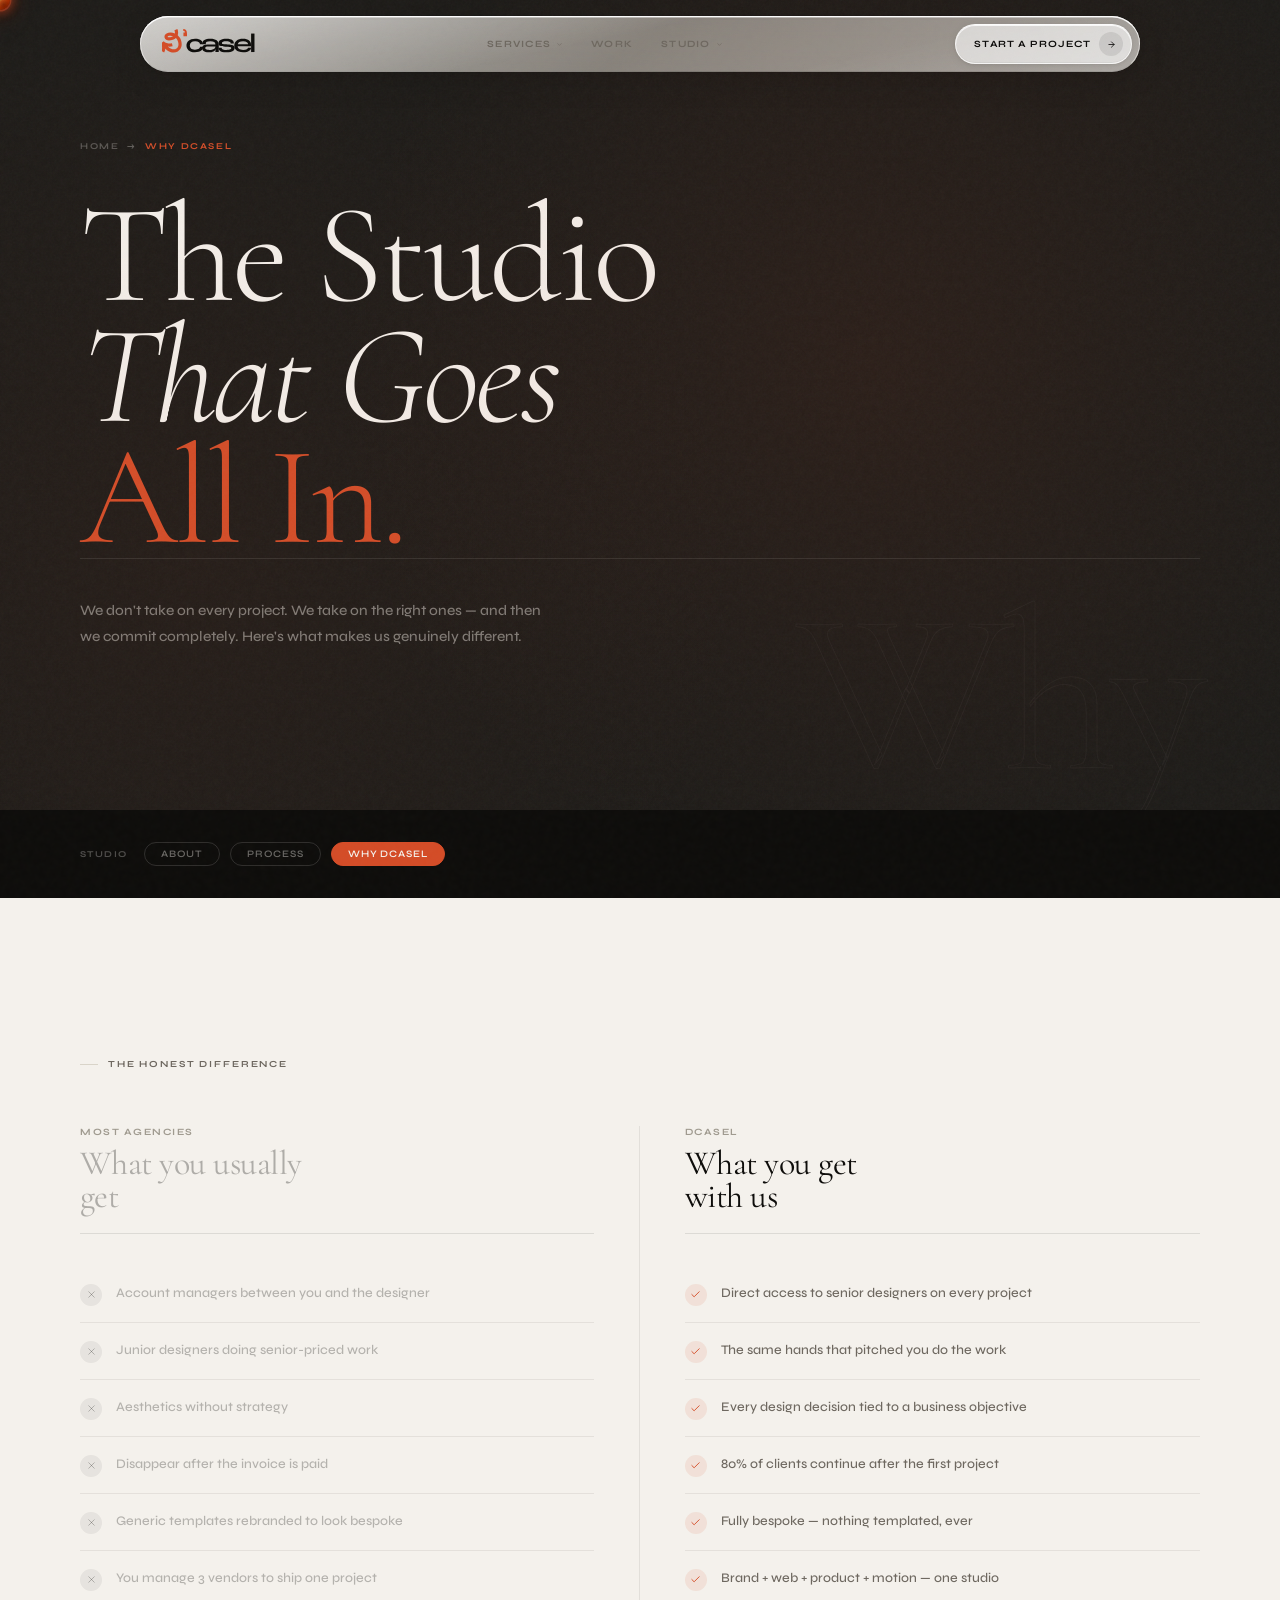
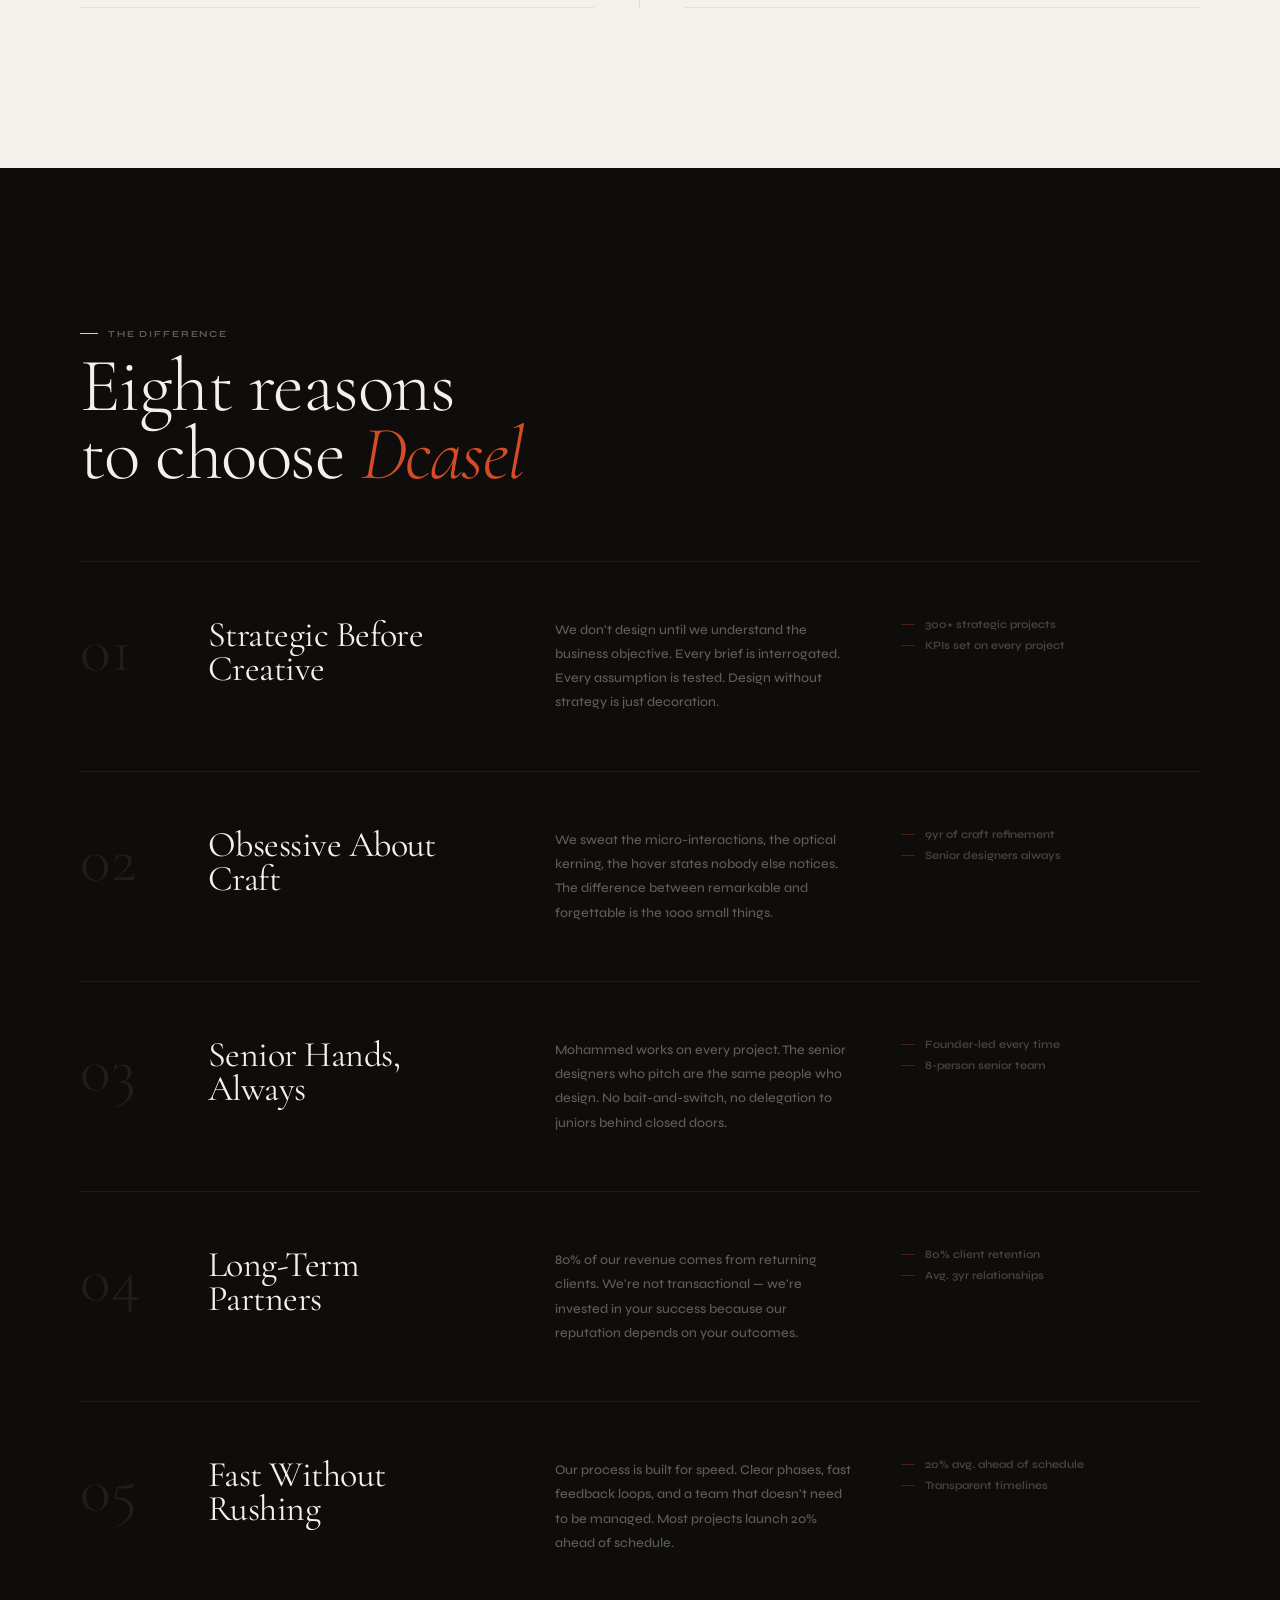
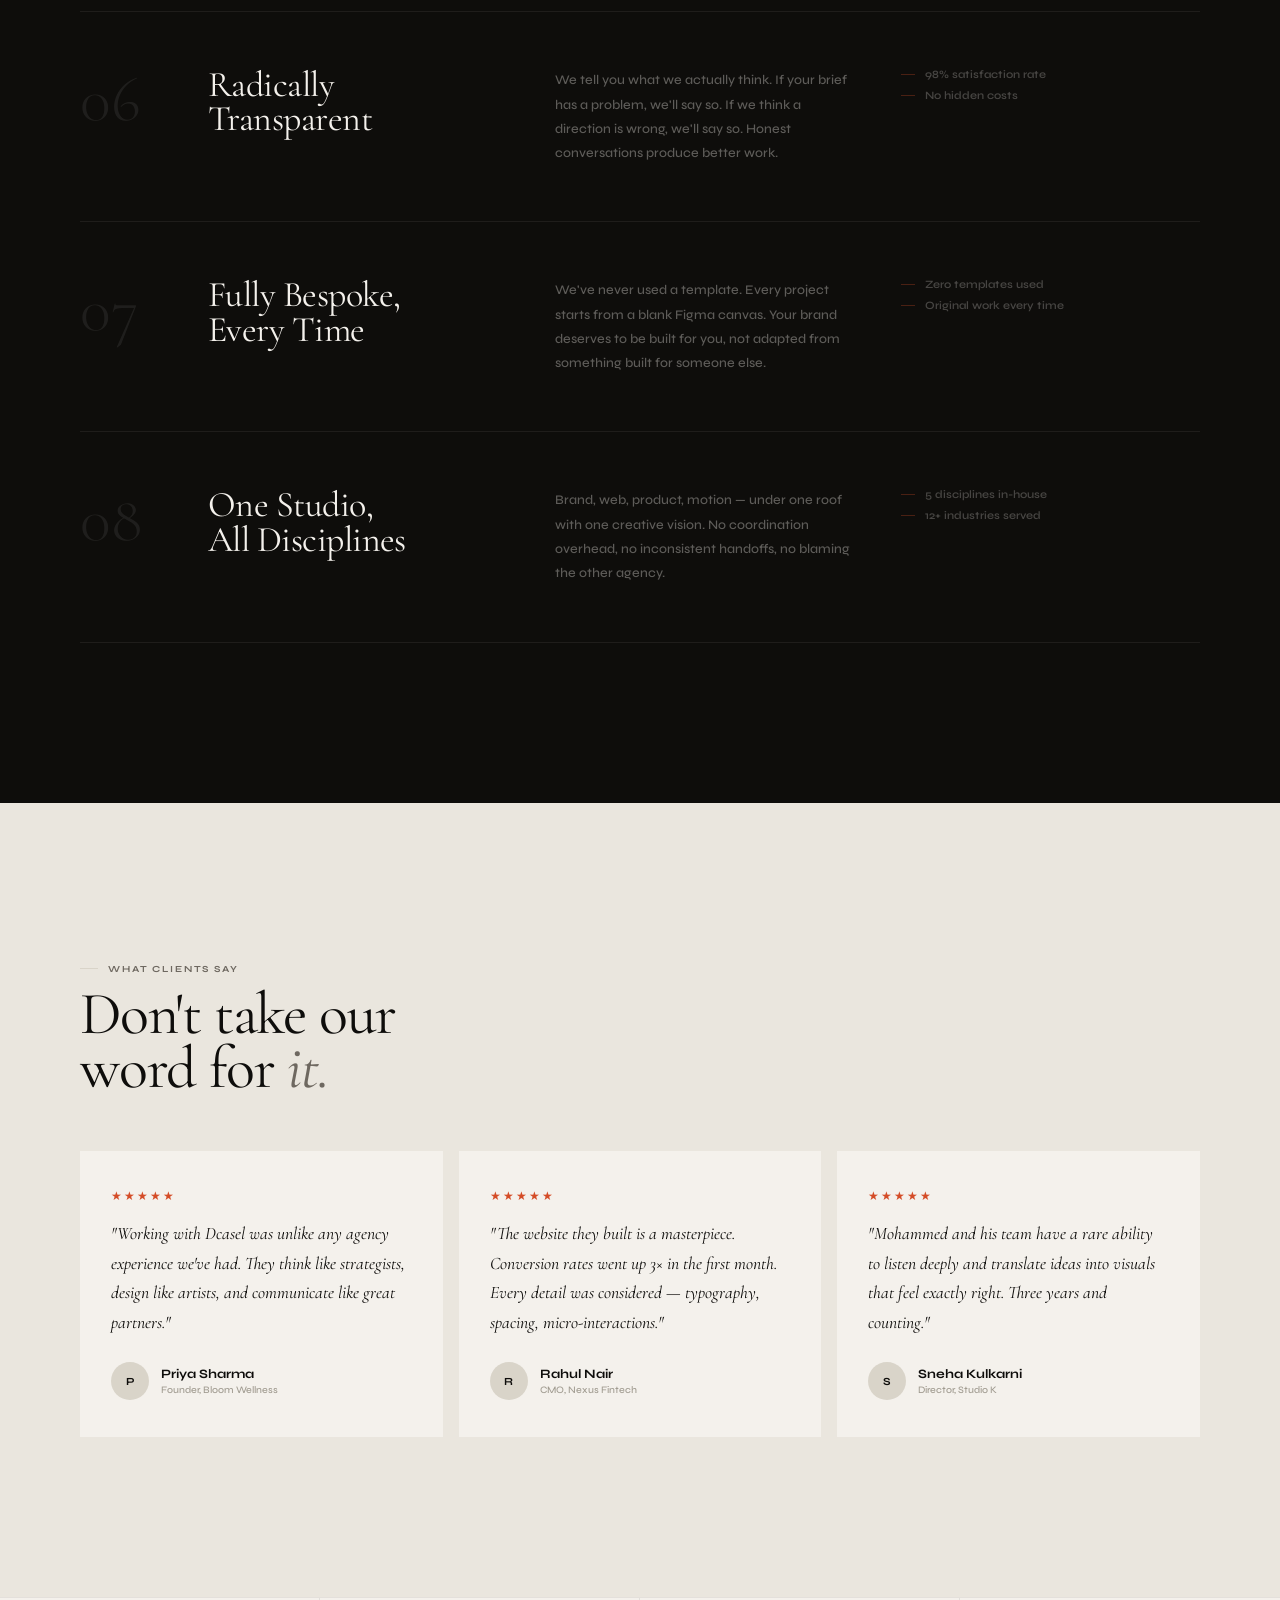
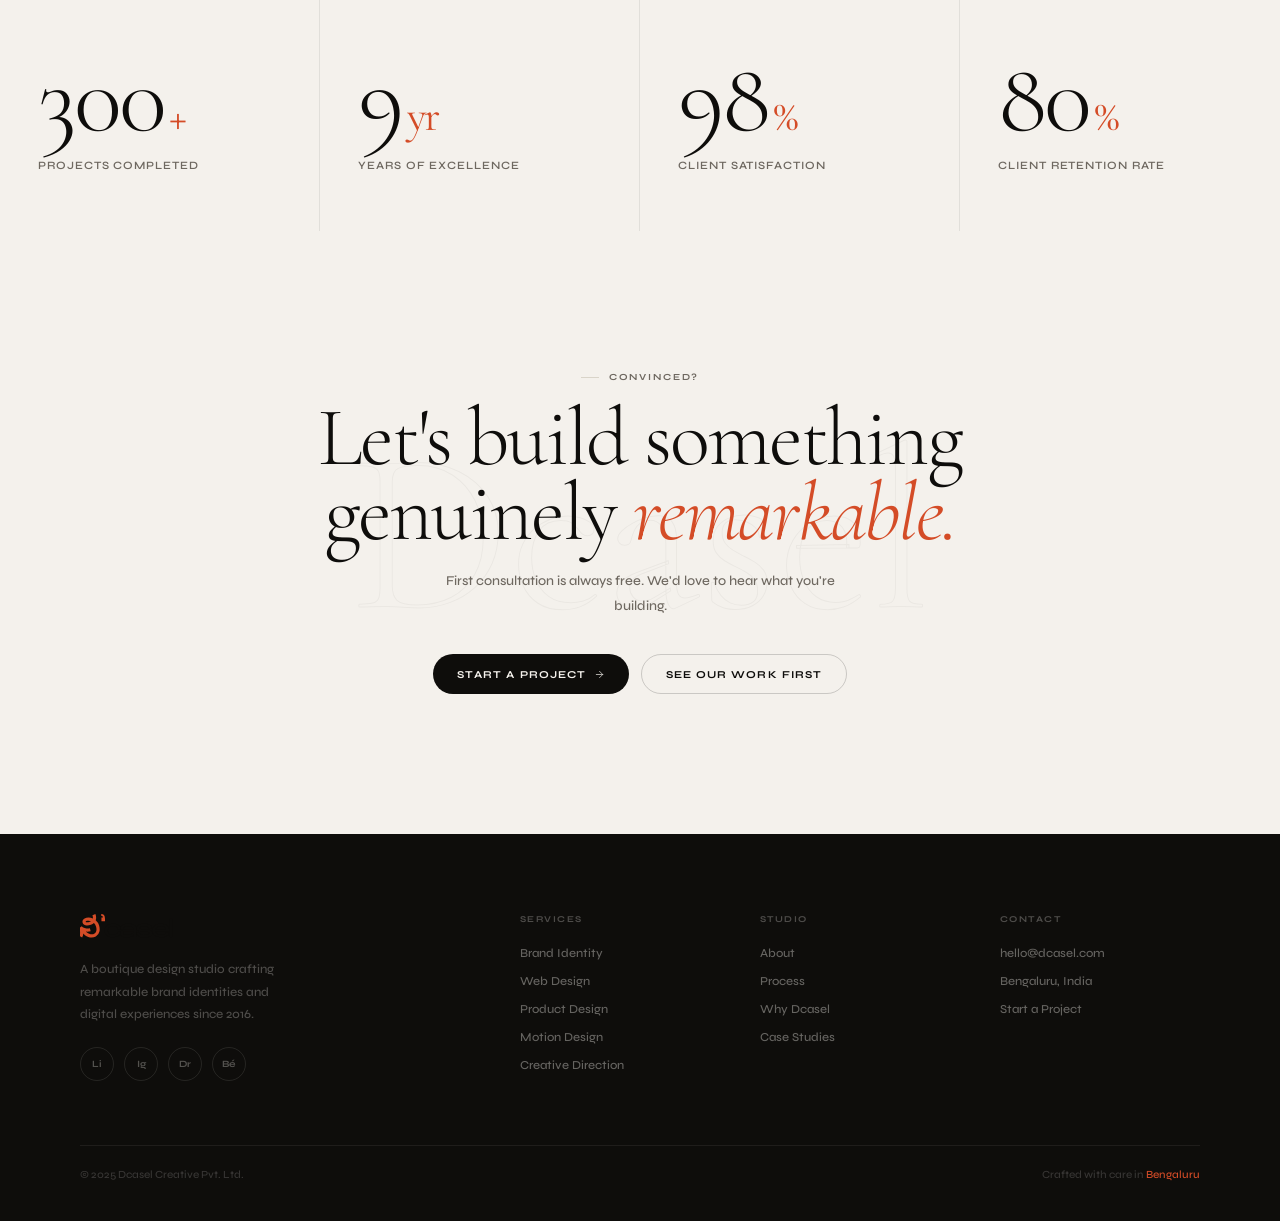
<file: why-dcasel.html>
<!DOCTYPE html>
<html lang="en">
<head>
<meta charset="UTF-8">
<meta name="viewport" content="width=device-width, initial-scale=1.0">
<title>Why Dcasel — Dcasel Studio</title>
<link rel="preconnect" href="https://fonts.googleapis.com">
<link rel="preconnect" href="https://fonts.gstatic.com" crossorigin>
<link href="https://fonts.googleapis.com/css2?family=Cormorant+Garamond:ital,wght@0,300;0,400;0,500;1,300;1,400;1,500&family=Syne:wght@500;600;700&display=swap" rel="stylesheet">
<style>
*,*::before,*::after{margin:0;padding:0;box-sizing:border-box;}html{scroll-behavior:smooth;}:root{--bone:#f4f1ec;--off:#eae6de;--parchm:#d9d4c9;--mid:#a09b90;--muted:#6e6860;--ink:#0e0d0b;--dark:#141210;--charcoal:#1c1a17;--ember:#d44c27;--ease:cubic-bezier(0.22,1,0.36,1);--spring:cubic-bezier(0.34,1.56,0.64,1);--px:20px;--sy:80px;}
/* ── MOBILE MENU ── */
.mob{
  position:fixed;inset:0;z-index:600;
  background:var(--ink);
  display:grid;
  grid-template-rows:64px 1fr auto;
  transform:translateY(-100%);
  transition:transform .55s cubic-bezier(0.22,1,0.36,1);
  pointer-events:none;
  overflow:hidden;
}
.mob.open{transform:translateY(0);pointer-events:auto;}
.mob-header{
  display:flex;align-items:center;justify-content:space-between;
  padding:0 var(--px);
  border-bottom:1px solid rgba(244,241,236,.08);
}
.mob-logo{display:inline-flex;align-items:center;text-decoration:none;}
.mob-logo .logo-svg{height:24px;width:auto;display:block;}
.mob-logo .logo-main{fill:var(--bone);}
.mob-logo .logo-accent{fill:#d44c27;}
.mob-close{
  width:40px;height:40px;border-radius:50%;
  background:rgba(244,241,236,.08);border:1px solid rgba(244,241,236,.12);
  display:flex;align-items:center;justify-content:center;
  cursor:pointer;transition:background .2s;flex-shrink:0;
}
.mob-close:active{background:rgba(244,241,236,.2);}
.mob-close svg{width:14px;height:14px;stroke:rgba(244,241,236,.8);fill:none;stroke-width:2;stroke-linecap:round;}
.mob-body{
  display:flex;flex-direction:column;align-items:stretch;justify-content:center;
  padding:28px var(--px) 20px;
  overflow:auto;
  -webkit-overflow-scrolling:touch;
}
.mob-links{
  display:block;width:100%;margin-bottom:24px;
  flex-shrink:0;min-height:max-content;
}
.mob-links a{
  font-family:'Cormorant Garamond',serif;
  font-size:clamp(1.7rem,6.5vw,2.6rem);
  font-weight:300;font-style:italic;
  color:var(--bone);
  padding:10px 0;
  border-bottom:1px solid rgba(244,241,236,.08);
  text-decoration:none;
  display:block;
}
.mob-links a:active{color:var(--ember);}
.mob-btn{
  display:flex;align-items:center;justify-content:center;
  width:100%;padding:.85rem 1.5rem;
  background:var(--ember);border-radius:100px;
  color:var(--bone);font-size:.75rem;font-weight:700;
  letter-spacing:.1em;text-transform:uppercase;
  text-decoration:none;border:none;cursor:pointer;flex-shrink:0;
}
.mob-btn:active{opacity:.85;}
.mob-foot{padding:12px var(--px) 16px;border-top:1px solid rgba(244,241,236,.06);}
.mob-foot-txt{font-size:.58rem;font-weight:600;letter-spacing:.12em;text-transform:uppercase;color:rgba(244,241,236,.22);}
body.mob-open #cursor,body.mob-open #cursor-follower,body.mob-open .cs-cursor{display:none!important;opacity:0!important;}
body.mob-open .nav-shell{pointer-events:none;opacity:0;transition:opacity .2s;}

@media(min-width:480px){:root{--px:28px;}}@media(min-width:768px){:root{--px:44px;--sy:110px;}}@media(min-width:1024px){:root{--px:64px;--sy:140px;}}@media(min-width:1280px){:root{--px:80px;--sy:160px;}}
body{font-family:'Syne',sans-serif;background:var(--bone);color:var(--ink);overflow-x:hidden;-webkit-font-smoothing:antialiased;}
img{display:block;max-width:100%;height:auto;}a{color:inherit;text-decoration:none;}button{font-family:inherit;}
}
#prog{position:fixed;top:0;left:0;height:1px;width:100%;background:var(--ember);z-index:9999;transform:scaleX(0);transform-origin:left;}
.noise{position:fixed;inset:0;pointer-events:none;z-index:8000;opacity:.022;background-image:url("data:image/svg+xml,%3Csvg viewBox='0 0 200 200' xmlns='http://www.w3.org/2000/svg'%3E%3Cfilter id='n'%3E%3CfeTurbulence type='fractalNoise' baseFrequency='.65' numOctaves='3' stitchTiles='stitch'/%3E%3C/filter%3E%3Crect width='100%25' height='100%25' filter='url(%23n)'/%3E%3C/svg%3E");}
/* NAV — Apple Liquid Glass (4-layer authentic) */
:root{--nav-h:72px;}

.nav-shell{position:fixed;top:16px;left:50%;transform:translateX(-50%);z-index:500;width:calc(100% - 2*var(--px));max-width:1000px;pointer-events:none;overflow:visible;transition:top .5s cubic-bezier(0.22,1,0.36,1);}
.nav-shell.scrolled{top:10px;}
nav{pointer-events:auto;position:relative;display:flex;align-items:center;justify-content:space-between;height:56px;padding:0 8px 0 22px;border-radius:100px;background:transparent;border:none;box-shadow:0 8px 32px rgba(14,13,11,.11),0 2px 8px rgba(14,13,11,.07),0 0 0 0.5px rgba(14,13,11,.06);transition:box-shadow .4s cubic-bezier(0.22,1,0.36,1),transform .4s cubic-bezier(0.22,1,0.36,1);}
nav:hover{}
.glass-filter{position:absolute;inset:0;border-radius:100px;backdrop-filter:url(#lg-refract) blur(0.5px);-webkit-backdrop-filter:url(#lg-refract) blur(0.5px);z-index:0;}
.glass-overlay{position:absolute;inset:0;border-radius:100px;background:linear-gradient(145deg,rgba(244,241,236,.70) 0%,rgba(234,230,222,.50) 50%,rgba(244,241,236,.62) 100%);backdrop-filter:blur(28px) saturate(200%) brightness(1.06);-webkit-backdrop-filter:blur(28px) saturate(200%) brightness(1.06);border:1px solid rgba(244,241,236,.55);border-top:1.5px solid rgba(255,255,255,.85);border-bottom:1px solid rgba(14,13,11,.04);z-index:1;}
.glass-specular{position:absolute;inset:0;border-radius:100px;background:linear-gradient(168deg,rgba(255,255,255,.40) 0%,rgba(255,255,255,.14) 26%,transparent 46%,transparent 70%,rgba(255,255,255,.06) 86%,rgba(255,255,255,.12) 100%);z-index:2;pointer-events:none;animation:navSpecularShift 9s ease-in-out infinite;}
@keyframes navSpecularShift{0%,100%{opacity:.85;}50%{opacity:1;background:linear-gradient(168deg,rgba(255,255,255,.44) 0%,rgba(255,255,255,.16) 26%,rgba(212,76,39,.025) 46%,transparent 66%,rgba(255,255,255,.07) 88%,rgba(255,255,255,.14) 100%);}}
.glass-specular::after{content:'';position:absolute;inset:0;border-radius:100px;box-shadow:inset 0 1.5px 0 rgba(255,255,255,.78),inset 0 -1px 0 rgba(14,13,11,.04),inset 1px 0 0 rgba(255,255,255,.20),inset -1px 0 0 rgba(255,255,255,.16);pointer-events:none;}
.glass-content{position:relative;z-index:3;display:flex;align-items:center;justify-content:space-between;width:100%;height:100%;overflow:visible;}
.logo{display:inline-flex;align-items:center;text-decoration:none;flex-shrink:0;}
.logo-svg{height:26px;width:auto;display:block;}
@media(min-width:768px){.logo-svg{height:30px;}}
.logo-main{fill:var(--ink);}
.logo-accent{fill:#d44c27;}
.nav-links{display:none;align-items:center;gap:2px;}
@media(min-width:900px){.nav-links{display:flex;}}
.nav-item{position:relative;}
.nav-link{font-size:.6rem;font-weight:700;letter-spacing:.13em;text-transform:uppercase;color:var(--muted);padding:7px 13px;border-radius:100px;display:flex;align-items:center;gap:5px;transition:color .2s,background .2s,box-shadow .2s;}
.nav-link:hover,.nav-link.active{color:var(--ink);background:rgba(255,255,255,.54);box-shadow:0 1px 4px rgba(14,13,11,.07),inset 0 1px 0 rgba(255,255,255,.72),0 0 0 1px rgba(255,255,255,.42);}
.nav-chevron{width:7px;height:7px;flex-shrink:0;transition:transform .25s cubic-bezier(0.22,1,0.36,1);}
.nav-item.drop-open .nav-chevron{transform:rotate(180deg);}
.nav-drop{position:absolute;top:calc(100% + 10px);left:50%;transform:translateX(-50%) translateY(-6px);border-radius:18px;padding:5px;min-width:196px;opacity:0;pointer-events:none;transition:opacity .25s,transform .25s;display:none;z-index:2000;background:rgba(244,241,236,.90);backdrop-filter:blur(32px) saturate(200%);-webkit-backdrop-filter:blur(32px) saturate(200%);border:1px solid rgba(255,255,255,.72);border-top:1.5px solid rgba(255,255,255,.90);box-shadow:0 16px 48px rgba(14,13,11,.12),0 4px 12px rgba(14,13,11,.07),inset 0 1px 0 rgba(255,255,255,.6);}
.nav-drop.open{display:block;opacity:1;pointer-events:auto;transform:translateX(-50%) translateY(0);}
.nav-drop a{display:block;font-size:.6rem;font-weight:700;letter-spacing:.1em;text-transform:uppercase;color:var(--muted);padding:.55rem .9rem;border-radius:12px;transition:color .18s,background .18s;white-space:nowrap;}
.nav-drop a:hover,.nav-drop a.active{color:var(--ink);background:rgba(255,255,255,.55);box-shadow:inset 0 1px 0 rgba(255,255,255,.6);}
.nav-drop a.active{color:var(--ember)!important;}
.drop-div{height:1px;background:rgba(14,13,11,.07);margin:3px 8px;}
.nav-cta{display:none;font-size:.6rem;font-weight:700;letter-spacing:.1em;text-transform:uppercase;color:var(--ink);padding:0 8px 0 18px;height:40px;border-radius:100px;background:rgba(255,255,255,.62);border:1px solid rgba(255,255,255,.72);border-top:1.5px solid rgba(255,255,255,.92);box-shadow:inset 0 1px 0 rgba(255,255,255,.80),inset 0 -1px 0 rgba(14,13,11,.04),0 2px 8px rgba(14,13,11,.08),0 1px 3px rgba(14,13,11,.05);transition:background .22s,box-shadow .22s,transform .22s;cursor:pointer;gap:8px;align-items:center;}
.nav-cta:hover{background:rgba(255,255,255,.82);box-shadow:inset 0 1px 0 rgba(255,255,255,.92),0 6px 20px rgba(14,13,11,.11),0 2px 6px rgba(14,13,11,.07);transform:translateY(-1px);}
@media(min-width:900px){.nav-cta{display:flex;}}
.nav-cta-arrow{width:24px;height:24px;border-radius:50%;background:rgba(14,13,11,.09);display:inline-flex;align-items:center;justify-content:center;transition:background .2s,transform .2s;flex-shrink:0;}
.nav-cta:hover .nav-cta-arrow{background:rgba(212,76,39,.15);transform:translateX(1px);}
.nav-cta-arrow svg{width:9px;height:9px;stroke:var(--ink);fill:none;stroke-width:2.2;stroke-linecap:round;stroke-linejoin:round;}
.ham{display:flex;flex-direction:column;justify-content:center;align-items:center;gap:5px;background:rgba(255,255,255,.52);border:1px solid rgba(255,255,255,.68);border-top:1.5px solid rgba(255,255,255,.88);border-radius:100px;padding:0;margin:0;width:40px;height:40px;box-shadow:inset 0 1px 0 rgba(255,255,255,.72),0 1px 4px rgba(14,13,11,.07);transition:background .2s,box-shadow .2s;cursor:pointer;}
.ham:hover{background:rgba(255,255,255,.72);}
.ham span{display:block;width:18px;height:1.5px;background:var(--ink);border-radius:1px;transition:transform .32s cubic-bezier(0.22,1,0.36,1),opacity .22s;}
.ham.open span:nth-child(1){transform:translateY(6.5px) rotate(45deg);}
.ham.open span:nth-child(2){opacity:0;}
.ham.open span:nth-child(3){transform:translateY(-6.5px) rotate(-45deg);}
@media(min-width:900px){.ham{display:none;}}


nav.dnav .glass-overlay{background:linear-gradient(145deg,rgba(20,18,16,.80) 0%,rgba(14,12,10,.62) 50%,rgba(22,20,17,.74) 100%);border-color:rgba(255,255,255,.08);border-top-color:rgba(255,255,255,.15);}
nav.dnav .glass-specular{background:linear-gradient(168deg,rgba(255,255,255,.13) 0%,rgba(255,255,255,.04) 26%,transparent 46%,transparent 70%,rgba(255,255,255,.03) 88%,rgba(255,255,255,.06) 100%);}
nav.dnav .glass-specular::after{box-shadow:inset 0 1.5px 0 rgba(255,255,255,.18),inset 0 -1px 0 rgba(0,0,0,.22),inset 1px 0 0 rgba(255,255,255,.06),inset -1px 0 0 rgba(255,255,255,.05);}
nav.dnav{box-shadow:0 8px 32px rgba(0,0,0,.24),0 2px 8px rgba(0,0,0,.18);}
nav.dnav .logo-main{fill:var(--bone);}
nav.dnav .nav-link{color:rgba(244,241,236,.44);}
nav.dnav .nav-link:hover,nav.dnav .nav-link.active{color:var(--bone);background:rgba(255,255,255,.08);box-shadow:0 1px 4px rgba(0,0,0,.15),inset 0 1px 0 rgba(255,255,255,.12);}
nav.dnav .nav-drop{background:rgba(22,20,17,.92);backdrop-filter:blur(32px) saturate(200%);-webkit-backdrop-filter:blur(32px) saturate(200%);border-color:rgba(255,255,255,.08);border-top-color:rgba(255,255,255,.18);box-shadow:0 16px 48px rgba(0,0,0,.28),inset 0 1px 0 rgba(255,255,255,.08);}
nav.dnav .nav-drop a{color:rgba(244,241,236,.40);}
nav.dnav .nav-drop a:hover{color:var(--bone);background:rgba(255,255,255,.07);}
nav.dnav .nav-drop a.active{color:var(--ember)!important;}
nav.dnav .drop-div{background:rgba(255,255,255,.06);}
nav.dnav .nav-cta{color:var(--bone);background:rgba(255,255,255,.09);border-color:rgba(255,255,255,.14);border-top-color:rgba(255,255,255,.24);box-shadow:inset 0 1px 0 rgba(255,255,255,.13),0 2px 8px rgba(0,0,0,.15);}
nav.dnav .nav-cta:hover{background:rgba(212,76,39,.90);border-color:rgba(212,76,39,.5);box-shadow:inset 0 1px 0 rgba(255,200,160,.22),0 6px 20px rgba(212,76,39,.30);}
nav.dnav .nav-cta-arrow{background:rgba(255,255,255,.1);}
nav.dnav .nav-cta:hover .nav-cta-arrow{background:rgba(255,255,255,.22);}
nav.dnav .nav-cta-arrow svg{stroke:var(--bone);}
nav.dnav .ham{background:rgba(255,255,255,.07);border-color:rgba(255,255,255,.11);border-top-color:rgba(255,255,255,.20);box-shadow:inset 0 1px 0 rgba(255,255,255,.1);}
nav.dnav .ham:hover{background:rgba(255,255,255,.14);}
nav.dnav .ham span{background:var(--bone);}
.pg-hero{padding-top:calc(var(--nav-h) + 42px);}
#hero{padding-top:calc(var(--nav-h) + 10px);}
.cs-hero{padding-top:calc(var(--nav-h) + 10px);}
.post-layout{padding-top:0;}
.post-toc{top:calc(var(--nav-h) + 20px) !important;height:calc(100vh - var(--nav-h) - 20px) !important;}

.rev{opacity:0;transform:translateY(24px);transition:opacity .85s var(--ease),transform .85s var(--ease);}.rev.vis{opacity:1;transform:none;}
.d1{transition-delay:.1s;}.d2{transition-delay:.2s;}.d3{transition-delay:.3s;}.d4{transition-delay:.4s;}.d5{transition-delay:.5s;}
.sec-tag{font-size:.58rem;font-weight:700;letter-spacing:.2em;text-transform:uppercase;color:var(--muted);display:flex;align-items:center;gap:10px;}.sec-tag::before{content:'';width:18px;height:1px;background:var(--parchm);flex-shrink:0;}
.btn-p{display:inline-flex;align-items:center;gap:8px;font-size:.66rem;font-weight:700;letter-spacing:.1em;text-transform:uppercase;color:var(--bone);background:var(--ink);padding:.78rem 1.5rem;border-radius:100px;border:none;transition:transform .28s,box-shadow .28s;}.btn-p:hover{transform:translateY(-2px);box-shadow:0 10px 36px rgba(14,13,11,.18);}.btn-p svg{width:11px;height:11px;stroke:var(--bone);fill:none;flex-shrink:0;}
.btn-o{display:inline-flex;align-items:center;gap:8px;font-size:.66rem;font-weight:700;letter-spacing:.1em;text-transform:uppercase;color:var(--ink);padding:.78rem 1.5rem;border-radius:100px;border:1px solid rgba(14,13,11,.18);transition:background .22s;}.btn-o:hover{background:var(--off);}
.studio-strip{padding:clamp(20px,3vw,32px) var(--px);background:var(--ink);display:flex;flex-wrap:wrap;gap:10px;align-items:center;}
.studio-strip-label{font-size:.56rem;font-weight:700;letter-spacing:.16em;text-transform:uppercase;color:rgba(244,241,236,.28);margin-right:6px;}
.studio-chip{display:inline-flex;font-size:.62rem;font-weight:600;letter-spacing:.1em;text-transform:uppercase;padding:.32rem 1rem;border-radius:100px;border:1px solid rgba(244,241,236,.14);color:rgba(244,241,236,.4);transition:background .22s,border-color .22s,color .22s;}.studio-chip:hover{border-color:rgba(244,241,236,.3);color:var(--bone);}.studio-chip.current{background:var(--ember);border-color:var(--ember);color:var(--bone);}
/* WHY HERO */
.why-hero{min-height:90svh;background:var(--charcoal);position:relative;overflow:hidden;display:flex;flex-direction:column;justify-content:flex-end;padding:0 var(--px) var(--sy);}
.why-hero::before{content:'';position:absolute;inset:0;background:radial-gradient(circle at 68% 45%,rgba(212,76,39,.08) 0%,transparent 55%),radial-gradient(circle at 15% 70%,rgba(212,76,39,.05) 0%,transparent 45%);pointer-events:none;}
.why-grain{position:absolute;inset:0;pointer-events:none;opacity:.035;background-image:url("data:image/svg+xml,%3Csvg viewBox='0 0 512 512' xmlns='http://www.w3.org/2000/svg'%3E%3Cfilter id='ng'%3E%3CfeTurbulence type='fractalNoise' baseFrequency='.75' numOctaves='4' stitchTiles='stitch'/%3E%3C/filter%3E%3Crect width='100%25' height='100%25' filter='url(%23ng)'/%3E%3C/svg%3E");}
.why-bg-txt{position:absolute;right:var(--px);bottom:0;font-family:'Cormorant Garamond',serif;font-size:clamp(100px,18vw,260px);font-weight:300;color:transparent;-webkit-text-stroke:1px rgba(244,241,236,.04);pointer-events:none;user-select:none;line-height:1;letter-spacing:-.04em;}
.why-bc{font-size:.56rem;font-weight:700;letter-spacing:.18em;text-transform:uppercase;color:rgba(244,241,236,.35);display:flex;align-items:center;gap:8px;margin-bottom:clamp(28px,4vw,44px);opacity:0;transform:translateY(12px);transition:opacity .7s .2s,transform .7s .2s;}.why-bc.vis{opacity:1;transform:none;}
.why-bc a{color:rgba(244,241,236,.28);transition:color .2s;}.why-bc a:hover{color:rgba(244,241,236,.7);}.why-bc .cur{color:var(--ember);}
.why-h1{font-family:'Cormorant Garamond',serif;font-size:clamp(52px,11vw,148px);font-weight:300;line-height:.86;letter-spacing:-.025em;}
.why-h1 .wl{display:block;color:var(--bone);opacity:0;transform:translateY(100%);transition:opacity .9s var(--ease),transform .9s var(--ease);}.why-h1 .wl.vis{opacity:1;transform:none;}
.why-h1 .it{font-style:italic;}.why-h1 .em{color:var(--ember);}
.why-hero-foot{padding-top:clamp(24px,3vw,40px);border-top:1px solid rgba(244,241,236,.1);display:flex;flex-wrap:wrap;gap:24px;align-items:center;justify-content:space-between;opacity:0;transform:translateY(16px);transition:opacity .85s .9s,transform .85s .9s;}.why-hero-foot.vis{opacity:1;transform:none;}
.why-tagline{font-size:.9rem;font-weight:500;line-height:1.82;color:rgba(244,241,236,.45);max-width:52ch;}
/* COMPARISON */
.comparison{padding:var(--sy) var(--px);background:var(--bone);}
.comp-grid{display:grid;grid-template-columns:1fr;gap:48px;}@media(min-width:860px){.comp-grid{grid-template-columns:1fr 1fr;gap:0;}}
.comp-col{padding:0;}@media(min-width:860px){.comp-col{padding:0 clamp(24px,3.5vw,56px);border-right:1px solid rgba(14,13,11,.08);}.comp-col:first-child{padding-left:0;}.comp-col:last-child{border-right:none;padding-right:0;}}
.comp-head{margin-bottom:32px;padding-bottom:20px;border-bottom:1px solid rgba(14,13,11,.1);}
.comp-label{font-size:.6rem;font-weight:700;letter-spacing:.16em;text-transform:uppercase;color:var(--mid);margin-bottom:10px;}
.comp-title{font-family:'Cormorant Garamond',serif;font-size:clamp(22px,3vw,34px);font-weight:400;line-height:.95;letter-spacing:-.015em;}
.comp-col.them .comp-title{color:rgba(14,13,11,.3);}
.comp-col.us .comp-title{color:var(--ink);}
.comp-rows{display:flex;flex-direction:column;gap:0;}
.comp-row{display:flex;align-items:flex-start;gap:14px;padding:16px 0;border-bottom:1px solid rgba(14,13,11,.07);}
.comp-icon{width:22px;height:22px;border-radius:50%;display:flex;align-items:center;justify-content:center;flex-shrink:0;margin-top:2px;}
.comp-col.us .comp-icon{background:rgba(212,76,39,.1);}
.comp-col.them .comp-icon{background:rgba(14,13,11,.06);}
.comp-icon svg{width:11px;height:11px;fill:none;stroke-width:2;}
.comp-col.us .comp-icon svg{stroke:var(--ember);}
.comp-col.them .comp-icon svg{stroke:rgba(14,13,11,.28);}
.comp-row-txt{font-size:.82rem;font-weight:500;line-height:1.72;color:var(--muted);}
.comp-col.them .comp-row-txt{color:rgba(14,13,11,.28);}
/* BIG WHY ROWS */
.big-why{padding:var(--sy) var(--px);background:var(--ink);}
.big-why-title{font-family:'Cormorant Garamond',serif;font-size:clamp(32px,6vw,76px);font-weight:300;color:var(--bone);line-height:.9;letter-spacing:-.02em;margin-top:12px;margin-bottom:clamp(48px,6vw,72px);}
.big-why-title em{font-style:italic;color:var(--ember);}
.big-rows{display:flex;flex-direction:column;border-top:1px solid rgba(244,241,236,.07);}
.big-row{display:grid;grid-template-columns:1fr;gap:20px;padding:clamp(32px,4.5vw,56px) 0;border-bottom:1px solid rgba(244,241,236,.07);position:relative;transition:padding-left .38s var(--ease);}
@media(min-width:860px){.big-row{grid-template-columns:80px 1fr 1fr 1fr;gap:48px;align-items:start;}}
.big-row:hover{padding-left:12px;}
.big-row-n{font-family:'Cormorant Garamond',serif;font-size:clamp(2.5rem,5vw,4.5rem);font-weight:300;color:rgba(244,241,236,.08);line-height:1;transition:color .38s;}
.big-row:hover .big-row-n{color:var(--ember);}
.big-row-title{font-family:'Cormorant Garamond',serif;font-size:clamp(22px,3vw,36px);font-weight:400;color:var(--bone);line-height:.95;letter-spacing:-.015em;transition:color .28s;}
.big-row:hover .big-row-title{color:var(--ember);}
.big-row-body{font-size:.82rem;font-weight:500;line-height:1.85;color:rgba(244,241,236,.35);transition:color .38s;}
.big-row:hover .big-row-body{color:rgba(244,241,236,.5);}
.big-row-proof{display:flex;flex-direction:column;gap:8px;}
.big-proof-item{display:flex;align-items:center;gap:10px;font-size:.7rem;font-weight:600;color:rgba(244,241,236,.25);transition:color .28s;}
.big-row:hover .big-proof-item{color:rgba(212,76,39,.5);}
.big-proof-item::before{content:'';width:14px;height:1px;background:rgba(212,76,39,.3);flex-shrink:0;}
/* REVIEWS */
.why-reviews{padding:var(--sy) var(--px);background:var(--off);}
.rev-title{font-family:'Cormorant Garamond',serif;font-size:clamp(28px,5vw,60px);font-weight:400;line-height:.9;letter-spacing:-.02em;margin-top:12px;margin-bottom:clamp(40px,5vw,56px);}
.rev-title em{font-style:italic;color:var(--muted);}
.rev-3grid{display:grid;grid-template-columns:1fr;gap:16px;}
@media(min-width:640px){.rev-3grid{grid-template-columns:1fr 1fr;}}
@media(min-width:1024px){.rev-3grid{grid-template-columns:1fr 1fr 1fr;}}
.rev-card{padding:clamp(24px,3.5vw,36px) clamp(20px,3vw,30px);background:var(--bone);border:1px solid transparent;transition:border-color .38s,transform .38s var(--ease);}
.rev-card:hover{border-color:var(--ember);transform:translateY(-3px);}
.rev-star{color:var(--ember);font-size:.78rem;letter-spacing:2px;margin-bottom:16px;}
.rev-text{font-family:'Cormorant Garamond',serif;font-size:clamp(.9rem,1.4vw,1.1rem);font-weight:400;font-style:italic;line-height:1.7;color:var(--ink);margin-bottom:24px;}
.rev-author{display:flex;align-items:center;gap:12px;}
.rev-av{width:38px;height:38px;border-radius:50%;background:var(--parchm);display:flex;align-items:center;justify-content:center;font-size:.68rem;font-weight:700;color:var(--ink);flex-shrink:0;}
.rev-name{font-size:.8rem;font-weight:700;color:var(--ink);}.rev-role{font-size:.62rem;color:var(--mid);margin-top:2px;font-weight:500;}
/* NUMBERS */
.why-nums{background:var(--bone);border-top:1px solid rgba(14,13,11,.07);}
.nums-grid{display:grid;grid-template-columns:repeat(2,1fr);}
@media(min-width:768px){.nums-grid{grid-template-columns:repeat(4,1fr);}}
.num-cell{padding:clamp(32px,5vw,56px) clamp(20px,3vw,40px);border-right:1px solid rgba(14,13,11,.08);position:relative;overflow:hidden;}
@media(max-width:767px){.num-cell:nth-child(2n){border-right:none;}.num-cell:nth-child(n+3){border-top:1px solid rgba(14,13,11,.08);}}
.num-cell:last-child{border-right:none;}
.num-cell::before{content:'';position:absolute;inset:0;background:var(--off);transform:scaleY(0);transform-origin:bottom;transition:transform .45s var(--ease);z-index:0;}
.num-cell:hover::before{transform:scaleY(1);}
.num-cell>*{position:relative;z-index:1;}
.num-val{font-family:'Cormorant Garamond',serif;font-size:clamp(52px,8vw,100px);font-weight:300;line-height:.9;letter-spacing:-.03em;color:var(--ink);display:flex;align-items:baseline;gap:.05em;}
.num-val .plus{font-size:.45em;color:var(--ember);font-weight:400;}
.num-label{font-size:.7rem;font-weight:600;letter-spacing:.08em;text-transform:uppercase;color:var(--muted);margin-top:14px;line-height:1.5;}
/* CTA */
.cta-band{padding:clamp(80px,12vw,140px) var(--px);background:var(--bone);text-align:center;position:relative;overflow:hidden;}
.cta-band-bg{position:absolute;top:50%;left:50%;transform:translate(-50%,-50%);font-family:'Cormorant Garamond',serif;font-size:clamp(80px,18vw,240px);font-weight:300;color:transparent;-webkit-text-stroke:1px rgba(14,13,11,.04);white-space:nowrap;pointer-events:none;user-select:none;}
.cta-band-inner{position:relative;z-index:1;}
.cta-band-title{font-family:'Cormorant Garamond',serif;font-size:clamp(32px,6.5vw,88px);font-weight:300;line-height:.9;letter-spacing:-.025em;margin-top:18px;margin-bottom:18px;}
.cta-band-title em{font-style:italic;color:var(--ember);}
.cta-band-sub{font-size:.84rem;font-weight:500;line-height:1.85;color:var(--muted);max-width:46ch;margin:0 auto 36px;}
.cta-btns{display:flex;gap:12px;justify-content:center;flex-wrap:wrap;}
footer{background:var(--ink);padding:clamp(60px,8vw,80px) var(--px) clamp(28px,4vw,40px);}
.ft-g{display:grid;grid-template-columns:1fr 1fr;gap:40px;margin-bottom:clamp(48px,7vw,64px);}@media(min-width:960px){.ft-g{grid-template-columns:2fr 1fr 1fr 1fr;}}
.ft-logo{font-family:'Cormorant Garamond',serif;font-size:1.5rem;font-weight:400;color:var(--bone);display:block;margin-bottom:14px;}.ft-logo em{font-style:normal;color:var(--ember);}
.ft-desc{font-size:.78rem;font-weight:500;line-height:1.78;color:rgba(244,241,236,.28);max-width:28ch;margin-bottom:22px;}
.ft-socs{display:flex;gap:10px;}.ft-soc{width:34px;height:34px;border-radius:50%;border:1px solid rgba(244,241,236,.1);display:flex;align-items:center;justify-content:center;font-size:.6rem;font-weight:700;color:rgba(244,241,236,.3);transition:border-color .22s,color .22s;}.ft-soc:hover{border-color:var(--ember);color:var(--ember);}
.ft-col h4{font-size:.56rem;font-weight:700;letter-spacing:.16em;text-transform:uppercase;color:rgba(244,241,236,.28);margin-bottom:18px;}.ft-col ul{list-style:none;display:flex;flex-direction:column;gap:9px;}.ft-col a{font-size:.76rem;font-weight:500;color:rgba(244,241,236,.38);transition:color .2s;}.ft-col a:hover{color:var(--bone);}
.ft-bot{padding-top:22px;border-top:1px solid rgba(244,241,236,.07);display:flex;flex-direction:column;gap:6px;}@media(min-width:600px){.ft-bot{flex-direction:row;justify-content:space-between;align-items:center;}}
.ft-copy,.ft-made{font-size:.68rem;font-weight:500;color:rgba(244,241,236,.18);}.ft-made em{font-style:normal;color:var(--ember);}


.nav-drop{
  top:calc(100% + 1px); /* reduced gap, relies on ::after for bridge */
}
/* Ensure dropdown is above everything */
.nav-drop a{
  pointer-events:auto;
  cursor:pointer;
}

/* ── Hero spacing fix: always leave room for fixed nav ── */
.pg-hero{padding-top:calc(var(--nav-h) + 24px);}
#hero{padding-top:var(--nav-h);}
.cs-hero{padding-top:var(--nav-h);}
.post-layout{padding-top:0;}

/* ── Fix TOC sidebar top offset in case-study ── */
.post-toc{top:var(--nav-h) !important;height:calc(100vh - var(--nav-h)) !important;}

/* ── "View" label: keep it but move it away from nav area ── */
/* ── SERVICE PAGE MOBILE ── */
@media(max-width:767px){
  .pg-hero{min-height:80svh;padding:calc(60px + 16px) var(--px) 52px;}
  .pg-h1{font-size:clamp(44px,11.5vw,80px);line-height:.88;}
  .pg-hero-num{font-size:clamp(70px,20vw,130px);bottom:calc(52px + 10px);}
  .pg-breadcrumb{font-size:.56rem;letter-spacing:.14em;margin-bottom:20px;}
  .pg-hero-foot{flex-direction:column;align-items:flex-start;gap:16px;padding-top:20px;}
  .pg-hero-desc{font-size:.9rem;line-height:1.75;max-width:100%;}
  .pg-hero-tags{gap:5px;flex-wrap:wrap;}
  .pg-htag{font-size:.54rem;padding:.26rem .72rem;min-height:30px;display:inline-flex;align-items:center;}
  .intro-split{padding:var(--sy) var(--px);grid-template-columns:1fr !important;gap:28px !important;}
  .intro-lead{font-size:clamp(20px,5.5vw,28px);}
  .intro-body{font-size:.9rem;line-height:1.88;}
  .intro-body p{margin-bottom:12px;}
  .approach{padding:var(--sy) var(--px);}
  .approach-hd{margin-bottom:32px;}
  .approach-title{font-size:clamp(28px,8vw,46px);line-height:.92;}
  .step{grid-template-columns:44px 1fr !important;gap:0 !important;padding:22px 0;}
  .step:hover{padding-left:0 !important;}
  .step-body{padding-left:10px;}
  .step-n{font-size:clamp(1.6rem,5vw,2.4rem);}
  .step-title{font-size:clamp(17px,4.5vw,24px);margin-bottom:8px;}
  .step-desc{font-size:.88rem;line-height:1.8;color:rgba(244,241,236,.52)!important;max-width:100%;}
  .step-tags{display:flex !important;flex-wrap:wrap;gap:5px;margin-top:10px;}
  .step-tag{font-size:.5rem;padding:.18rem .6rem;}
  .deliverables{padding:var(--sy) var(--px);}
  .del-grid{gap:28px !important;}
  .del-title{font-size:clamp(24px,7vw,40px);}
  .del-sub{font-size:.9rem;line-height:1.8;}
  .del-item{padding:16px 0;}
  .del-item:hover{padding-left:0 !important;}
  .del-name{font-size:clamp(16px,4vw,22px);}
  .del-icon{width:36px;height:36px;}
  .cases{padding:var(--sy) var(--px);}
  .cases-hd{flex-direction:column;align-items:flex-start;gap:10px;margin-bottom:28px;padding-bottom:20px;}
  .cases-title{font-size:clamp(28px,8vw,46px);}
  .cases-grid{grid-template-columns:1fr !important;gap:14px;}
  .cs-card.wide{grid-column:span 1;}
  .cs-name{font-size:clamp(20px,5.5vw,28px) !important;}
  .cs-link{color:rgba(244,241,236,.75) !important;min-height:44px;display:inline-flex;align-items:center;}
  .why-panel{padding:var(--sy) var(--px);}
  .why-grid{grid-template-columns:1fr !important;gap:36px !important;}
  .why-sticky{position:static !important;}
  .why-title{font-size:clamp(28px,7.5vw,46px);margin-bottom:14px;}
  .why-sub{font-size:.9rem;line-height:1.78;max-width:100%;color:rgba(244,241,236,.52)!important;}
  .why-nums{gap:14px;margin-top:22px;}
  .why-num-n{font-size:clamp(1.6rem,5vw,2.4rem);}
  .why-num-l{font-size:.56rem;}
  .why-row{padding:18px 0;}
  .why-row:hover{padding-left:0 !important;}
  .why-rt{font-size:clamp(17px,4.5vw,24px);}
  .why-rb{font-size:.88rem;line-height:1.78;max-width:100%;color:rgba(244,241,236,.52)!important;}
  .cta-band{padding:64px var(--px);}
  .cta-band-title{font-size:clamp(28px,7.5vw,52px);line-height:.92;margin-bottom:14px;}
  .cta-band-sub{font-size:.9rem;max-width:100%;margin-bottom:24px;}
  .cta-btns{flex-direction:column;align-items:center;gap:10px;}
  .cta-btns .btn-p,.cta-btns .btn-o,.cta-btns .btn-ember{width:100%;max-width:320px;justify-content:center;min-height:52px;}
  .srv-strip{padding:18px var(--px);}
  .srv-strip-inner{gap:7px;flex-wrap:wrap;}
  .srv-chip{font-size:.58rem;padding:.3rem .85rem;min-height:36px;}
}
@media(max-width:479px){
  .pg-h1{font-size:clamp(38px,11vw,64px);}
  .cases-grid{grid-template-columns:1fr;}
  .pg-hero{padding:calc(60px + 12px) 18px 44px;}
}

/* ── WHY-DCASEL PAGE SPECIFIC MOBILE ── */
@media(max-width:767px){
  /* Big why rows */
  .big-why{padding:var(--sy) var(--px);}
  .big-why-title{font-size:clamp(28px,8vw,46px);line-height:.92;margin-bottom:32px;}
  .big-row{grid-template-columns:1fr !important;gap:14px !important;padding:26px 0;}
  .big-row:hover{padding-left:0 !important;}
  .big-row-n{font-size:clamp(2rem,7vw,3.2rem);line-height:1;}
  .big-row-title{font-size:clamp(20px,5.5vw,28px);}
  .big-row-body{font-size:.88rem;line-height:1.82;color:rgba(244,241,236,.5) !important;}
  .big-row-proof{gap:6px;}
  .big-proof-item{font-size:.72rem;}
  /* Reviews 3-grid */
  .why-reviews{padding:var(--sy) var(--px);}
  .rev-3grid{grid-template-columns:1fr !important;}
  .rev-card{padding:22px 18px;}
  .rev-card:hover{transform:none;}
  .rev-text{font-size:.92rem;line-height:1.65;margin-bottom:18px;}
  .rev-star{font-size:.8rem;margin-bottom:12px;}
  /* Nums grid */
  .why-nums{border-top:1px solid rgba(14,13,11,.07);}
  .nums-grid{grid-template-columns:1fr 1fr !important;}
  .num-cell{padding:24px 16px;}
  .num-val{font-size:clamp(42px,10vw,64px);}
  .num-label{font-size:.66rem;margin-top:10px;}
}
@media(max-width:479px){
  .big-why-title{font-size:clamp(26px,8vw,40px);}
  .rev-3grid{grid-template-columns:1fr;}
  .nums-grid{grid-template-columns:1fr 1fr;}
}
@keyframes spin{from{transform:rotate(0deg)}to{transform:rotate(360deg)}}
nav.dnav:not(.stuck){background:transparent;}
nav.dnav.stuck{background:rgba(14,13,11,.93);backdrop-filter:blur(20px);border-bottom:1px solid rgba(244,241,236,.06);}
nav.dnav .logo{color:var(--bone);}
nav.dnav .nav-link{color:rgba(244,241,236,.5);}
nav.dnav .nav-link:hover{color:var(--bone);}
nav.dnav .nav-cta{border-color:rgba(244,241,236,.2);color:var(--bone);}
nav.dnav .ham span{background:var(--bone);}
.clp{overflow:hidden;display:block;}.ci{display:inline-block;transform:translateY(105%);opacity:0;transition:transform .85s cubic-bezier(0.22,1,0.36,1),opacity .6s ease;}.clp.vis .ci{transform:translateY(0);opacity:1;}
/* lg-mobile-nav-overrides */
@media(max-width:767px){
  :root{--nav-h:72px;}
  .nav-shell{top:10px !important;width:calc(100% - 24px);left:50%;transform:translateX(-50%);overflow:visible;}
  .nav-shell.scrolled{top:6px !important;}
  nav{height:50px;padding:0 6px 0 16px;overflow:visible;}
  .glass-filter,.glass-overlay,.glass-specular{border-radius:100px;}
  .logo-svg{height:22px;}
  .nav-cta{display:none !important;}
  .nav-links{display:none !important;}
  .ham{width:40px;height:40px;min-height:unset !important;flex-shrink:0;}
  .ham span{width:17px;height:1.5px;}
  section,footer{overflow-x:hidden;}
  .pg-hero{padding-top:calc(var(--nav-h) + 24px);}
}
@media(max-width:480px){
  :root{--nav-h:68px;}
  .nav-shell{width:calc(100% - 16px);top:8px !important;}
  nav{height:46px;padding:0 5px 0 14px;}
  .logo-svg{height:20px;}
  .ham{width:36px;height:36px;}
  .ham span{width:16px;}
}

</style>
  <link rel="stylesheet" href="assets/cursor.css">
<link rel="stylesheet" href="assets/mobile.css">
</head>
<body>
<div class="noise" aria-hidden="true"></div>
<div id="prog" aria-hidden="true"></div>
<div class="nav-shell" id="navShell">
<nav id="nav">
  <div class="glass-filter"></div>
  <div class="glass-overlay"></div>
  <div class="glass-specular"></div>
  <div class="glass-content">
    <a href="index.html" class="logo" aria-label="Dcasel Studio"><svg class="logo-svg" viewBox="200 54 1120 360" xmlns="http://www.w3.org/2000/svg" aria-hidden="true"><g class="logo-accent"><path d="M428.57,190.25a143.72,143.72,0,0,0-39.87-60.57,94.07,94.07,0,0,0,4.84-26.42,114,114,0,0,0-8.78-48.45L349.18,69.66c4.56,10.93,7,24.67,5.38,37.42a122.65,122.65,0,0,0-77.94-8.79c-16.48,3.61-28.59,10.23-37,20.25a43.51,43.51,0,0,0-9.73,34.58,45.24,45.24,0,0,0,20.42,31.26c8.58,5.49,19,8.28,32,8.53,15.7.3,32.34-2.86,49.44-9.39C346.23,178,358,171.1,367.17,162.71a106,106,0,0,1,24.89,39.93c6,17.81,7.33,37.24,3.61,54.72-7,33-40.42,44.79-69.81,39.41-20.51-3.75-38.46-15.54-54.75-31.56,5.61.49,11,.69,16.19.69a199,199,0,0,0,40.29-4l-8.4-37.62A169.25,169.25,0,0,1,276.52,227c-15.08-1.06-27.69-4.28-37.75-9.64a45.31,45.31,0,0,1-16.44-15.07l-.05-.07-32.14,21.29,0,0a25.2,25.2,0,0,1,3.18,6.81,205.61,205.61,0,0,1,5.36,23c3.19,18.64,4.67,45-6.38,64.69l33.62,18.87c7.5-13.35,11.95-29.07,13.24-46.72,0-.74.1-1.48.14-2.22.61.63,1.21,1.27,1.82,1.89,24.74,25.13,50.18,39.8,77.77,44.85a115.09,115.09,0,0,0,20.81,1.91,103.87,103.87,0,0,0,49.82-12.32,86.65,86.65,0,0,0,43.84-58.91C438.52,241.21,436.81,214.53,428.57,190.25ZM317.94,147.5c-12.46,4.76-24.22,7.07-34.95,6.86-5.53-.1-9.54-.93-11.93-2.46a6.7,6.7,0,0,1-3.07-4.58,4.73,4.73,0,0,1,1.1-3.95c2.68-3.18,8.13-5.74,15.79-7.42A82.38,82.38,0,0,1,302.54,134a83.63,83.63,0,0,1,30.87,6A89.65,89.65,0,0,1,317.94,147.5Z"/><path d="M454.48,54.81c28.83.87,45.56,15.28,45.56,55.07v30.57H457.36V97.2h17.88V96c0-13.55-6.34-19.6-20.76-20.18Z"/></g><g class="logo-main"><path d="M493.52,252.24c0-44.37,34.54-81.45,103.31-81.45,69.72,0,95.7,32.64,95.7,66.55H655.45c-.31-17.74-15.84-34.86-58-34.86-43.09,0-63.37,21.87-63.37,49.76,0,26.3,16.47,49.75,61.79,49.75,44,0,59.89-16.48,60.21-34.23h37.08c0,32.64-25.67,65.92-98.87,65.92C521.73,333.68,493.52,291.85,493.52,252.24Z"/><path d="M682.08,284.24c0-30.42,25-43.1,64.33-43.1h94.12V238c0-25.67-17.43-38.35-60.53-38.35-40.88,0-54.19,11.41-54.19,24.72,0,1,0,1.9.32,13H687.47c-.32-12-.32-14.26-.32-14.89,0-30.42,28.52-51.66,93.8-51.66,66.55,0,100.14,27.26,100.14,71v88.73H840.53c1-10.78,1.58-26.94,1.9-37.71h-.32c-7,25-29.47,40.56-82.07,40.56C703,333.36,682.08,309,682.08,284.24Zm158.45-18.06v-.95H755.92c-23.77,0-36.76,2.53-36.76,17.43,0,10.45,8.87,22.18,48.8,22.18C818,304.84,840.53,284.56,840.53,266.18Z"/><path d="M878.24,278.54h38.35c.32,13,6.65,26.3,55.46,26.3,48.16,0,58.94-9.19,58.94-21.55,0-6.34-2.54-11.09-12.68-13.31-11.09-2.22-34.86-2.85-55.14-3.48-32.32-.95-56.09-4.76-68.13-11.41-11.72-6.34-16.8-18.38-16.8-31.37,0-31.69,33.91-52.93,93.81-52.93,74.47,0,90.31,26.62,90.31,56.09H1024c-.32-15.52-7.93-27.25-50.71-27.25-37.07,0-54.5,7.29-54.5,22.18,0,6.34,3.17,10.78,13.31,13,11.09,2.85,31.37,2.85,56.09,4.12,27.88,1.26,48.48,3.17,62.11,8.87,14.58,6.65,21.23,19.33,21.23,34.22,0,24.09-18.06,51.66-99.5,51.66C890.92,333.68,878.24,302,878.24,278.54Z"/><path d="M1269.61,261.74H1108c2.85,23.77,18.06,43.1,65.91,43.1,41.51,0,56.09-12.36,58.63-25.35h37.07c-1.9,27.25-28.83,54.19-95.7,54.19-82.71,0-106.79-41.2-106.79-80.18,0-50.07,38.34-82.71,104.26-82.71,66.86,0,98.23,29.79,98.23,78.28Zm-37.07-25.35c0-20.91-16.8-36.76-59.58-36.76-39.29,0-58.31,13.31-63.69,37.71h123.27Z"/><path d="M1269.3,108.68h40.56V330.51H1269.3Z"/></g></svg></a>
    <div class="nav-links">
      <div class="nav-item">
        <a href="index.html#services" class="nav-link">Services<svg class="nav-chevron" viewBox="0 0 24 24" fill="none" stroke="currentColor" stroke-width="2"><path d="M6 9l6 6 6-6" stroke-linecap="round"/></svg></a>
        <div class="nav-drop">
          <a href="brand-identity.html">Brand Identity</a>
          <a href="web-design.html">Web Design</a>
          <a href="product-design.html">Product Design</a>
          <a href="motion-design.html">Motion Design</a>
          <a href="creative-direction.html">Creative Direction</a>
        </div>
      </div>
      <a href="work.html" class="nav-link">Work</a>
      <div class="nav-item">
        <a href="about.html" class="nav-link">Studio<svg class="nav-chevron" viewBox="0 0 24 24" fill="none" stroke="currentColor" stroke-width="2"><path d="M6 9l6 6 6-6" stroke-linecap="round"/></svg></a>
        <div class="nav-drop">
          <a href="about.html">About</a>
          <div class="drop-div"></div>
          <a href="process.html">Process</a>
          <div class="drop-div"></div>
          <a href="why-dcasel.html">Why Dcasel</a>
        </div>
      </div>
    </div>
    <a href="index.html#cta" class="nav-cta">Start a Project <span class="nav-cta-arrow"><svg viewBox="0 0 24 24"><path d="M5 12h14M12 5l7 7-7 7" stroke-linecap="round" stroke-linejoin="round"/></svg></span></a>
    <button class="ham" id="hamBtn" aria-label="Toggle menu" aria-expanded="false"><span></span><span></span><span></span></button>
  </div>
</nav>
</div>
<div class="mob" id="mobMenu" aria-hidden="true" role="dialog" aria-modal="true" aria-label="Navigation menu">
  <div class="mob-header">
    <a href="index.html" class="mob-logo"><svg class="logo-svg" viewBox="200 54 1120 360" xmlns="http://www.w3.org/2000/svg" aria-hidden="true"><g class="logo-accent"><path d="M428.57,190.25a143.72,143.72,0,0,0-39.87-60.57,94.07,94.07,0,0,0,4.84-26.42,114,114,0,0,0-8.78-48.45L349.18,69.66c4.56,10.93,7,24.67,5.38,37.42a122.65,122.65,0,0,0-77.94-8.79c-16.48,3.61-28.59,10.23-37,20.25a43.51,43.51,0,0,0-9.73,34.58,45.24,45.24,0,0,0,20.42,31.26c8.58,5.49,19,8.28,32,8.53,15.7.3,32.34-2.86,49.44-9.39C346.23,178,358,171.1,367.17,162.71a106,106,0,0,1,24.89,39.93c6,17.81,7.33,37.24,3.61,54.72-7,33-40.42,44.79-69.81,39.41-20.51-3.75-38.46-15.54-54.75-31.56,5.61.49,11,.69,16.19.69a199,199,0,0,0,40.29-4l-8.4-37.62A169.25,169.25,0,0,1,276.52,227c-15.08-1.06-27.69-4.28-37.75-9.64a45.31,45.31,0,0,1-16.44-15.07l-.05-.07-32.14,21.29,0,0a25.2,25.2,0,0,1,3.18,6.81,205.61,205.61,0,0,1,5.36,23c3.19,18.64,4.67,45-6.38,64.69l33.62,18.87c7.5-13.35,11.95-29.07,13.24-46.72,0-.74.1-1.48.14-2.22.61.63,1.21,1.27,1.82,1.89,24.74,25.13,50.18,39.8,77.77,44.85a115.09,115.09,0,0,0,20.81,1.91,103.87,103.87,0,0,0,49.82-12.32,86.65,86.65,0,0,0,43.84-58.91C438.52,241.21,436.81,214.53,428.57,190.25ZM317.94,147.5c-12.46,4.76-24.22,7.07-34.95,6.86-5.53-.1-9.54-.93-11.93-2.46a6.7,6.7,0,0,1-3.07-4.58,4.73,4.73,0,0,1,1.1-3.95c2.68-3.18,8.13-5.74,15.79-7.42A82.38,82.38,0,0,1,302.54,134a83.63,83.63,0,0,1,30.87,6A89.65,89.65,0,0,1,317.94,147.5Z"/><path d="M454.48,54.81c28.83.87,45.56,15.28,45.56,55.07v30.57H457.36V97.2h17.88V96c0-13.55-6.34-19.6-20.76-20.18Z"/></g><g class="logo-main"><path d="M493.52,252.24c0-44.37,34.54-81.45,103.31-81.45,69.72,0,95.7,32.64,95.7,66.55H655.45c-.31-17.74-15.84-34.86-58-34.86-43.09,0-63.37,21.87-63.37,49.76,0,26.3,16.47,49.75,61.79,49.75,44,0,59.89-16.48,60.21-34.23h37.08c0,32.64-25.67,65.92-98.87,65.92C521.73,333.68,493.52,291.85,493.52,252.24Z"/><path d="M682.08,284.24c0-30.42,25-43.1,64.33-43.1h94.12V238c0-25.67-17.43-38.35-60.53-38.35-40.88,0-54.19,11.41-54.19,24.72,0,1,0,1.9.32,13H687.47c-.32-12-.32-14.26-.32-14.89,0-30.42,28.52-51.66,93.8-51.66,66.55,0,100.14,27.26,100.14,71v88.73H840.53c1-10.78,1.58-26.94,1.9-37.71h-.32c-7,25-29.47,40.56-82.07,40.56C703,333.36,682.08,309,682.08,284.24Zm158.45-18.06v-.95H755.92c-23.77,0-36.76,2.53-36.76,17.43,0,10.45,8.87,22.18,48.8,22.18C818,304.84,840.53,284.56,840.53,266.18Z"/><path d="M878.24,278.54h38.35c.32,13,6.65,26.3,55.46,26.3,48.16,0,58.94-9.19,58.94-21.55,0-6.34-2.54-11.09-12.68-13.31-11.09-2.22-34.86-2.85-55.14-3.48-32.32-.95-56.09-4.76-68.13-11.41-11.72-6.34-16.8-18.38-16.8-31.37,0-31.69,33.91-52.93,93.81-52.93,74.47,0,90.31,26.62,90.31,56.09H1024c-.32-15.52-7.93-27.25-50.71-27.25-37.07,0-54.5,7.29-54.5,22.18,0,6.34,3.17,10.78,13.31,13,11.09,2.85,31.37,2.85,56.09,4.12,27.88,1.26,48.48,3.17,62.11,8.87,14.58,6.65,21.23,19.33,21.23,34.22,0,24.09-18.06,51.66-99.5,51.66C890.92,333.68,878.24,302,878.24,278.54Z"/><path d="M1269.61,261.74H1108c2.85,23.77,18.06,43.1,65.91,43.1,41.51,0,56.09-12.36,58.63-25.35h37.07c-1.9,27.25-28.83,54.19-95.7,54.19-82.71,0-106.79-41.2-106.79-80.18,0-50.07,38.34-82.71,104.26-82.71,66.86,0,98.23,29.79,98.23,78.28Zm-37.07-25.35c0-20.91-16.8-36.76-59.58-36.76-39.29,0-58.31,13.31-63.69,37.71h123.27Z"/><path d="M1269.3,108.68h40.56V330.51H1269.3Z"/></g></svg></a>
    <button class="mob-close" id="mobClose" aria-label="Close menu"><svg viewBox="0 0 24 24"><path d="M18 6L6 18M6 6l12 12"/></svg></button>
  </div>
  <div class="mob-body">
    <nav class="mob-links">
      <a href="index.html#services" class="mm">Services</a>
      <a href="work.html" class="mm">Work</a>
      <a href="about.html" class="mm">Studio</a>
      <a href="process.html" class="mm">Process</a>
      <a href="why-dcasel.html" class="mm">Why Dcasel</a>
    </nav>
    <a href="index.html#cta" class="mob-btn mm">Start a Project &#x2192;</a>
  </div>
  <div class="mob-foot">
    <span class="mob-foot-txt">Est. 2016 &middot; Bengaluru, India</span>
  </div>
</div>

<section class="why-hero">
  <div class="why-grain" aria-hidden="true"></div>
  <div class="why-bg-txt" aria-hidden="true">Why</div>
  <div class="why-bc" id="whyBc"><a href="index.html">Home</a><span>→</span><span class="cur">Why Dcasel</span></div>
  <h1 class="why-h1">
    <span class="wl d1" id="wl1">The Studio</span>
    <span class="wl it d2" id="wl2">That Goes</span>
    <span class="wl em d3" id="wl3">All In.</span>
  </h1>
  <div class="why-hero-foot" id="whyFoot">
    <p class="why-tagline">We don't take on every project. We take on the right ones — and then we commit completely. Here's what makes us genuinely different.</p>
  </div>
</section>

<div class="studio-strip">
  <span class="studio-strip-label">Studio</span>
  <a href="about.html" class="studio-chip">About</a>
  <a href="process.html" class="studio-chip">Process</a>
  <a href="why-dcasel.html" class="studio-chip current">Why Dcasel</a>
</div>

<!-- COMPARISON -->
<section class="comparison">
  <div class="sec-tag rev" style="margin-bottom:clamp(36px,5vw,56px)">The honest difference</div>
  <div class="comp-grid">
    <div class="comp-col them rev">
      <div class="comp-head"><div class="comp-label">Most Agencies</div><h3 class="comp-title">What you usually<br>get</h3></div>
      <div class="comp-rows">
        <div class="comp-row"><div class="comp-icon"><svg viewBox="0 0 24 24"><path d="M18 6L6 18M6 6l12 12" stroke-linecap="round"/></svg></div><p class="comp-row-txt">Account managers between you and the designer</p></div>
        <div class="comp-row"><div class="comp-icon"><svg viewBox="0 0 24 24"><path d="M18 6L6 18M6 6l12 12" stroke-linecap="round"/></svg></div><p class="comp-row-txt">Junior designers doing senior-priced work</p></div>
        <div class="comp-row"><div class="comp-icon"><svg viewBox="0 0 24 24"><path d="M18 6L6 18M6 6l12 12" stroke-linecap="round"/></svg></div><p class="comp-row-txt">Aesthetics without strategy</p></div>
        <div class="comp-row"><div class="comp-icon"><svg viewBox="0 0 24 24"><path d="M18 6L6 18M6 6l12 12" stroke-linecap="round"/></svg></div><p class="comp-row-txt">Disappear after the invoice is paid</p></div>
        <div class="comp-row"><div class="comp-icon"><svg viewBox="0 0 24 24"><path d="M18 6L6 18M6 6l12 12" stroke-linecap="round"/></svg></div><p class="comp-row-txt">Generic templates rebranded to look bespoke</p></div>
        <div class="comp-row"><div class="comp-icon"><svg viewBox="0 0 24 24"><path d="M18 6L6 18M6 6l12 12" stroke-linecap="round"/></svg></div><p class="comp-row-txt">You manage 3 vendors to ship one project</p></div>
      </div>
    </div>
    <div class="comp-col us rev d2">
      <div class="comp-head"><div class="comp-label">Dcasel</div><h3 class="comp-title">What you get<br>with us</h3></div>
      <div class="comp-rows">
        <div class="comp-row"><div class="comp-icon"><svg viewBox="0 0 24 24"><path d="M20 6L9 17l-5-5" stroke-linecap="round" stroke-linejoin="round"/></svg></div><p class="comp-row-txt">Direct access to senior designers on every project</p></div>
        <div class="comp-row"><div class="comp-icon"><svg viewBox="0 0 24 24"><path d="M20 6L9 17l-5-5" stroke-linecap="round" stroke-linejoin="round"/></svg></div><p class="comp-row-txt">The same hands that pitched you do the work</p></div>
        <div class="comp-row"><div class="comp-icon"><svg viewBox="0 0 24 24"><path d="M20 6L9 17l-5-5" stroke-linecap="round" stroke-linejoin="round"/></svg></div><p class="comp-row-txt">Every design decision tied to a business objective</p></div>
        <div class="comp-row"><div class="comp-icon"><svg viewBox="0 0 24 24"><path d="M20 6L9 17l-5-5" stroke-linecap="round" stroke-linejoin="round"/></svg></div><p class="comp-row-txt">80% of clients continue after the first project</p></div>
        <div class="comp-row"><div class="comp-icon"><svg viewBox="0 0 24 24"><path d="M20 6L9 17l-5-5" stroke-linecap="round" stroke-linejoin="round"/></svg></div><p class="comp-row-txt">Fully bespoke — nothing templated, ever</p></div>
        <div class="comp-row"><div class="comp-icon"><svg viewBox="0 0 24 24"><path d="M20 6L9 17l-5-5" stroke-linecap="round" stroke-linejoin="round"/></svg></div><p class="comp-row-txt">Brand + web + product + motion — one studio</p></div>
      </div>
    </div>
  </div>
</section>

<!-- BIG WHY REASONS -->
<section class="big-why">
  <div>
    <div class="sec-tag rev" style="color:rgba(244,241,236,.35)">The difference</div>
    <h2 class="big-why-title rev d1">Eight reasons<br>to choose <em>Dcasel</em></h2>
  </div>
  <div class="big-rows">
    <div class="big-row rev">
      <div class="big-row-n">01</div>
      <div class="big-row-title">Strategic Before<br>Creative</div>
      <p class="big-row-body">We don't design until we understand the business objective. Every brief is interrogated. Every assumption is tested. Design without strategy is just decoration.</p>
      <div class="big-row-proof"><span class="big-proof-item">300+ strategic projects</span><span class="big-proof-item">KPIs set on every project</span></div>
    </div>
    <div class="big-row rev d1">
      <div class="big-row-n">02</div>
      <div class="big-row-title">Obsessive About<br>Craft</div>
      <p class="big-row-body">We sweat the micro-interactions, the optical kerning, the hover states nobody else notices. The difference between remarkable and forgettable is the 1000 small things.</p>
      <div class="big-row-proof"><span class="big-proof-item">9yr of craft refinement</span><span class="big-proof-item">Senior designers always</span></div>
    </div>
    <div class="big-row rev d2">
      <div class="big-row-n">03</div>
      <div class="big-row-title">Senior Hands,<br>Always</div>
      <p class="big-row-body">Mohammed works on every project. The senior designers who pitch are the same people who design. No bait-and-switch, no delegation to juniors behind closed doors.</p>
      <div class="big-row-proof"><span class="big-proof-item">Founder-led every time</span><span class="big-proof-item">8-person senior team</span></div>
    </div>
    <div class="big-row rev d3">
      <div class="big-row-n">04</div>
      <div class="big-row-title">Long-Term<br>Partners</div>
      <p class="big-row-body">80% of our revenue comes from returning clients. We're not transactional — we're invested in your success because our reputation depends on your outcomes.</p>
      <div class="big-row-proof"><span class="big-proof-item">80% client retention</span><span class="big-proof-item">Avg. 3yr relationships</span></div>
    </div>
    <div class="big-row rev">
      <div class="big-row-n">05</div>
      <div class="big-row-title">Fast Without<br>Rushing</div>
      <p class="big-row-body">Our process is built for speed. Clear phases, fast feedback loops, and a team that doesn't need to be managed. Most projects launch 20% ahead of schedule.</p>
      <div class="big-row-proof"><span class="big-proof-item">20% avg. ahead of schedule</span><span class="big-proof-item">Transparent timelines</span></div>
    </div>
    <div class="big-row rev d1">
      <div class="big-row-n">06</div>
      <div class="big-row-title">Radically<br>Transparent</div>
      <p class="big-row-body">We tell you what we actually think. If your brief has a problem, we'll say so. If we think a direction is wrong, we'll say so. Honest conversations produce better work.</p>
      <div class="big-row-proof"><span class="big-proof-item">98% satisfaction rate</span><span class="big-proof-item">No hidden costs</span></div>
    </div>
    <div class="big-row rev d2">
      <div class="big-row-n">07</div>
      <div class="big-row-title">Fully Bespoke,<br>Every Time</div>
      <p class="big-row-body">We've never used a template. Every project starts from a blank Figma canvas. Your brand deserves to be built for you, not adapted from something built for someone else.</p>
      <div class="big-row-proof"><span class="big-proof-item">Zero templates used</span><span class="big-proof-item">Original work every time</span></div>
    </div>
    <div class="big-row rev d3">
      <div class="big-row-n">08</div>
      <div class="big-row-title">One Studio,<br>All Disciplines</div>
      <p class="big-row-body">Brand, web, product, motion — under one roof with one creative vision. No coordination overhead, no inconsistent handoffs, no blaming the other agency.</p>
      <div class="big-row-proof"><span class="big-proof-item">5 disciplines in-house</span><span class="big-proof-item">12+ industries served</span></div>
    </div>
  </div>
</section>

<!-- REVIEWS -->
<section class="why-reviews">
  <div class="sec-tag rev">What clients say</div>
  <h2 class="rev-title rev d1">Don't take our<br>word for <em>it.</em></h2>
  <div class="rev-3grid">
    <div class="rev-card rev"><div class="rev-star">★★★★★</div><p class="rev-text">"Working with Dcasel was unlike any agency experience we've had. They think like strategists, design like artists, and communicate like great partners."</p><div class="rev-author"><div class="rev-av">P</div><div><div class="rev-name">Priya Sharma</div><div class="rev-role">Founder, Bloom Wellness</div></div></div></div>
    <div class="rev-card rev d1"><div class="rev-star">★★★★★</div><p class="rev-text">"The website they built is a masterpiece. Conversion rates went up 3× in the first month. Every detail was considered — typography, spacing, micro-interactions."</p><div class="rev-author"><div class="rev-av">R</div><div><div class="rev-name">Rahul Nair</div><div class="rev-role">CMO, Nexus Fintech</div></div></div></div>
    <div class="rev-card rev d2"><div class="rev-star">★★★★★</div><p class="rev-text">"Mohammed and his team have a rare ability to listen deeply and translate ideas into visuals that feel exactly right. Three years and counting."</p><div class="rev-author"><div class="rev-av">S</div><div><div class="rev-name">Sneha Kulkarni</div><div class="rev-role">Director, Studio K</div></div></div></div>
  </div>
</section>

<!-- NUMBERS -->
<div class="why-nums">
  <div class="nums-grid">
    <div class="num-cell rev"><div class="num-val"><span>300</span><span class="plus">+</span></div><div class="num-label">Projects Completed</div></div>
    <div class="num-cell rev d1"><div class="num-val"><span>9</span><span class="plus">yr</span></div><div class="num-label">Years of Excellence</div></div>
    <div class="num-cell rev d2"><div class="num-val"><span>98</span><span class="plus">%</span></div><div class="num-label">Client Satisfaction</div></div>
    <div class="num-cell rev d3"><div class="num-val"><span>80</span><span class="plus">%</span></div><div class="num-label">Client Retention Rate</div></div>
  </div>
</div>

<!-- CTA -->
<section class="cta-band">
  <div class="cta-band-bg" aria-hidden="true">Dcasel</div>
  <div class="cta-band-inner">
    <div class="sec-tag rev" style="justify-content:center">Convinced?</div>
    <h2 class="cta-band-title rev d1">Let's build something<br>genuinely <em>remarkable.</em></h2>
    <p class="cta-band-sub rev d2">First consultation is always free. We'd love to hear what you're building.</p>
    <div class="cta-btns rev d3">
      <a href="index.html#cta" class="btn-p">Start a Project <svg viewBox="0 0 24 24" stroke-width="1.5"><path d="M5 12h14M12 5l7 7-7 7" stroke-linecap="round" stroke-linejoin="round"/></svg></a>
      <a href="index.html#work" class="btn-o">See our work first</a>
    </div>
  </div>
</section>

<footer>
  <div class="ft-g">
    <div><a href="index.html" class="ft-logo" aria-label="Dcasel Studio"><svg class="logo-svg" viewBox="200 54 1120 360" xmlns="http://www.w3.org/2000/svg" aria-hidden="true"><g class="logo-accent"><path d="M428.57,190.25a143.72,143.72,0,0,0-39.87-60.57,94.07,94.07,0,0,0,4.84-26.42,114,114,0,0,0-8.78-48.45L349.18,69.66c4.56,10.93,7,24.67,5.38,37.42a122.65,122.65,0,0,0-77.94-8.79c-16.48,3.61-28.59,10.23-37,20.25a43.51,43.51,0,0,0-9.73,34.58,45.24,45.24,0,0,0,20.42,31.26c8.58,5.49,19,8.28,32,8.53,15.7.3,32.34-2.86,49.44-9.39C346.23,178,358,171.1,367.17,162.71a106,106,0,0,1,24.89,39.93c6,17.81,7.33,37.24,3.61,54.72-7,33-40.42,44.79-69.81,39.41-20.51-3.75-38.46-15.54-54.75-31.56,5.61.49,11,.69,16.19.69a199,199,0,0,0,40.29-4l-8.4-37.62A169.25,169.25,0,0,1,276.52,227c-15.08-1.06-27.69-4.28-37.75-9.64a45.31,45.31,0,0,1-16.44-15.07l-.05-.07-32.14,21.29,0,0a25.2,25.2,0,0,1,3.18,6.81,205.61,205.61,0,0,1,5.36,23c3.19,18.64,4.67,45-6.38,64.69l33.62,18.87c7.5-13.35,11.95-29.07,13.24-46.72,0-.74.1-1.48.14-2.22.61.63,1.21,1.27,1.82,1.89,24.74,25.13,50.18,39.8,77.77,44.85a115.09,115.09,0,0,0,20.81,1.91,103.87,103.87,0,0,0,49.82-12.32,86.65,86.65,0,0,0,43.84-58.91C438.52,241.21,436.81,214.53,428.57,190.25ZM317.94,147.5c-12.46,4.76-24.22,7.07-34.95,6.86-5.53-.1-9.54-.93-11.93-2.46a6.7,6.7,0,0,1-3.07-4.58,4.73,4.73,0,0,1,1.1-3.95c2.68-3.18,8.13-5.74,15.79-7.42A82.38,82.38,0,0,1,302.54,134a83.63,83.63,0,0,1,30.87,6A89.65,89.65,0,0,1,317.94,147.5Z"/><path d="M454.48,54.81c28.83.87,45.56,15.28,45.56,55.07v30.57H457.36V97.2h17.88V96c0-13.55-6.34-19.6-20.76-20.18Z"/></g><g class="logo-main"><path d="M493.52,252.24c0-44.37,34.54-81.45,103.31-81.45,69.72,0,95.7,32.64,95.7,66.55H655.45c-.31-17.74-15.84-34.86-58-34.86-43.09,0-63.37,21.87-63.37,49.76,0,26.3,16.47,49.75,61.79,49.75,44,0,59.89-16.48,60.21-34.23h37.08c0,32.64-25.67,65.92-98.87,65.92C521.73,333.68,493.52,291.85,493.52,252.24Z"/><path d="M682.08,284.24c0-30.42,25-43.1,64.33-43.1h94.12V238c0-25.67-17.43-38.35-60.53-38.35-40.88,0-54.19,11.41-54.19,24.72,0,1,0,1.9.32,13H687.47c-.32-12-.32-14.26-.32-14.89,0-30.42,28.52-51.66,93.8-51.66,66.55,0,100.14,27.26,100.14,71v88.73H840.53c1-10.78,1.58-26.94,1.9-37.71h-.32c-7,25-29.47,40.56-82.07,40.56C703,333.36,682.08,309,682.08,284.24Zm158.45-18.06v-.95H755.92c-23.77,0-36.76,2.53-36.76,17.43,0,10.45,8.87,22.18,48.8,22.18C818,304.84,840.53,284.56,840.53,266.18Z"/><path d="M878.24,278.54h38.35c.32,13,6.65,26.3,55.46,26.3,48.16,0,58.94-9.19,58.94-21.55,0-6.34-2.54-11.09-12.68-13.31-11.09-2.22-34.86-2.85-55.14-3.48-32.32-.95-56.09-4.76-68.13-11.41-11.72-6.34-16.8-18.38-16.8-31.37,0-31.69,33.91-52.93,93.81-52.93,74.47,0,90.31,26.62,90.31,56.09H1024c-.32-15.52-7.93-27.25-50.71-27.25-37.07,0-54.5,7.29-54.5,22.18,0,6.34,3.17,10.78,13.31,13,11.09,2.85,31.37,2.85,56.09,4.12,27.88,1.26,48.48,3.17,62.11,8.87,14.58,6.65,21.23,19.33,21.23,34.22,0,24.09-18.06,51.66-99.5,51.66C890.92,333.68,878.24,302,878.24,278.54Z"/><path d="M1269.61,261.74H1108c2.85,23.77,18.06,43.1,65.91,43.1,41.51,0,56.09-12.36,58.63-25.35h37.07c-1.9,27.25-28.83,54.19-95.7,54.19-82.71,0-106.79-41.2-106.79-80.18,0-50.07,38.34-82.71,104.26-82.71,66.86,0,98.23,29.79,98.23,78.28Zm-37.07-25.35c0-20.91-16.8-36.76-59.58-36.76-39.29,0-58.31,13.31-63.69,37.71h123.27Z"/><path d="M1269.3,108.68h40.56V330.51H1269.3Z"/></g></svg></a><p class="ft-desc">A boutique design studio crafting remarkable brand identities and digital experiences since 2016.</p><div class="ft-socs"><a href="#" class="ft-soc">Li</a><a href="#" class="ft-soc">Ig</a><a href="#" class="ft-soc">Dr</a><a href="#" class="ft-soc">Bé</a></div></div>
    <div class="ft-col"><h4>Services</h4><ul><li><a href="brand-identity.html">Brand Identity</a></li><li><a href="web-design.html">Web Design</a></li><li><a href="product-design.html">Product Design</a></li><li><a href="motion-design.html">Motion Design</a></li><li><a href="creative-direction.html">Creative Direction</a></li></ul></div>
    <div class="ft-col"><h4>Studio</h4><ul><li><a href="about.html">About</a></li><li><a href="process.html">Process</a></li><li><a href="why-dcasel.html">Why Dcasel</a></li><li><a href="index.html#work">Case Studies</a></li></ul></div>
    <div class="ft-col"><h4>Contact</h4><ul><li><a href="mailto:hello@dcasel.com">hello@dcasel.com</a></li><li><a href="#">Bengaluru, India</a></li><li><a href="index.html#cta">Start a Project</a></li></ul></div>
  </div>
  <div class="ft-bot"><span class="ft-copy">© 2025 Dcasel Creative Pvt. Ltd.</span><span class="ft-made">Crafted with care in <em>Bengaluru</em></span></div>
</footer>
<script src="assets/cursor.js"></script>
<script src="assets/subpage-logic.js" defer></script>
<script>
/* ── Nav shell scroll ── */
(function(){
  var shell=document.getElementById('navShell');
  var nav=document.getElementById('nav');
  if(!shell||!nav)return;
  function updateShell(){
    shell.classList.toggle('scrolled',window.scrollY>40);
  }
  window.addEventListener('scroll',updateShell,{passive:true});
  updateShell();
})();
</script>

<svg style="position:absolute;width:0;height:0;overflow:hidden" aria-hidden="true">
  <defs>
    <filter id="lg-refract" x="-8%" y="-8%" width="116%" height="116%" color-interpolation-filters="sRGB">
      <feTurbulence type="fractalNoise" baseFrequency="0.010 0.007" numOctaves="2" seed="47" result="noise"/>
      <feGaussianBlur in="noise" stdDeviation="2.2" result="softNoise"/>
      <feDisplacementMap in="SourceGraphic" in2="softNoise" scale="60" xChannelSelector="R" yChannelSelector="G" result="distorted"/>
      <feComposite in="distorted" in2="SourceGraphic" operator="over"/>
    </filter>
  </defs>
</svg>
<script>
(function(){
  var shell=document.getElementById('navShell');
  if(!shell)return;
  function tick(){shell.classList.toggle('scrolled',window.scrollY>40);}
  window.addEventListener('scroll',tick,{passive:true});
  tick();
})();
</script>
<script>
(function(){
  var mobClose = document.getElementById('mobClose');
  var hamBtn   = document.getElementById('hamBtn');
  var mobMenu  = document.getElementById('mobMenu');
  if(!mobClose || !hamBtn || !mobMenu) return;
  function closeMob(){
    hamBtn.classList.remove('open');
    mobMenu.classList.remove('open');
    hamBtn.setAttribute('aria-expanded','false');
    mobMenu.setAttribute('aria-hidden','true');
    document.body.style.overflow='';
    document.body.classList.remove('mob-open');
  }
  mobClose.addEventListener('click', closeMob);
})();
</script>
</body>
</html>
</file>
<file: assets/mobile.css>
/* =============================================
   DCASEL — Mobile Optimization Layer
   Updated for Liquid Glass floating nav
   Breakpoints: 320px | 480px | 768px
   ============================================= */

/* ─── BASE MOBILE RESETS ─── */
@media (max-width: 767px) {

  :root {
    --px: 20px;
    --sy: 60px;
    --nav-h: 72px;
  }

  html, body {
    overflow-x: hidden;
    max-width: 100vw;
  }

  body {
    font-size: 16px;
    line-height: 1.6;
    -webkit-text-size-adjust: 100%;
  }

  #cursor, #cursor-follower {
    display: none !important;
  }

  /* Better touch targets — but NOT for nav (would break glass pill layout) */
  button:not(.ham):not(.w-arr):not(.r-arr):not(.srv-arr) {
    min-height: 44px;
  }

  /* Prevent overflow — but NOT nav (glass pill must overflow freely for dropdown) */
  section, footer {
    overflow-x: hidden;
  }

  /* ─── FLOATING GLASS NAV — MOBILE ─── */

  /* Shell: tighter margins, stays centered */
  .nav-shell {
    top: 10px !important;
    width: calc(100% - 24px);
    left: 50%;
    transform: translateX(-50%);
    overflow: visible;
  }

  .nav-shell.scrolled {
    top: 6px !important;
  }

  /* Pill: shorter height on mobile */
  nav {
    height: 50px;
    padding: 0 6px 0 16px;
    border-radius: 100px;
    overflow: visible; /* keep dropdown accessible */
  }

  /* Glass layers must clip to pill shape individually */
  .glass-filter,
  .glass-overlay,
  .glass-specular {
    border-radius: 100px;
  }

  /* Logo — smaller on mobile */
  .logo-svg {
    height: 22px;
  }

  /* Ham button — glass pill, proper tap target */
  .ham {
    width: 40px;
    height: 40px;
    padding: 0;
    margin: 0;
    gap: 5px;
    flex-shrink: 0;
    display: flex;
    align-items: center;
    justify-content: center;
    border-radius: 100px;
    /* Remove any inherited min-height from button rule */
    min-height: unset !important;
  }

  .ham span {
    width: 17px;
    height: 1.5px;
  }

  /* Nav CTA — hidden on mobile (burger takes over) */
  .nav-cta {
    display: none !important;
  }

  /* Nav links — hidden on mobile */
  .nav-links {
    display: none !important;
  }

  /* ─── HERO SECTION ─── */
  #hero {
    min-height: 0svh;
    padding: 0 var(--px);
    padding-top: var(--nav-h);
  }

  .hero-body {
    grid-template-columns: 1fr;
    padding-top: 20px;
    padding-bottom: 40px;
    align-items: flex-end;
    gap: 0;
  }

  .hero-left {
    width: 100%;
  }

  .hero-eyebrow {
    margin-bottom: 24px;
    flex-wrap: wrap;
    gap: 8px;
    justify-content: space-between;
  }

  .hero-badge {
    font-size: 0.6rem;
    padding: 0.4rem 0.85rem;
    min-height: 32px;
    display: inline-flex;
    align-items: center;
  }

  .hero-est { font-size: 0.6rem; }

  .hero-hl {
    font-size: clamp(44px, 12vw, 72px);
    line-height: 0.88;
    letter-spacing: -0.02em;
  }

  .hero-body [style*="padding-left:6vw"],
  .hero-body [style*="padding-left:clamp"] {
    padding-left: 0 !important;
  }

  .hero-hr { margin: 22px 0 0; }

  .hero-foot {
    padding: 20px 0;
    flex-direction: column;
    gap: 16px;
    align-items: flex-start;
  }

  .hero-desc {
    font-size: 0.9rem;
    line-height: 1.72;
    font-weight: 500;
    color: var(--muted);
    max-width: 100%;
  }

  .hero-right {
    flex-direction: row;
    flex-wrap: wrap;
    gap: 20px;
    align-items: center;
    width: 100%;
  }

  .hero-stats { gap: 24px; }
  .hs-n { font-size: 1.4rem; }
  .hs-l { font-size: 0.55rem; letter-spacing: 0.06em; }

  .hero-geo, #geoCanvas { display: none !important; }

  /* ─── MARQUEE STRIP ─── */
  .mq-strip { padding: 14px 0; }
  .mq-item {
    font-size: clamp(1.15rem, 4vw, 1.6rem);
    padding: 0 18px;
  }

  /* ─── SERVICES ─── */
  #services { padding: var(--sy) var(--px); }

  .srv-head {
    flex-direction: column;
    gap: 14px;
    margin-bottom: 32px;
  }

  .srv-title {
    font-size: clamp(30px, 8vw, 48px);
    line-height: 0.92;
  }

  .srv-intro {
    font-size: 0.9rem;
    line-height: 1.75;
  }

  .srv-row-head {
    grid-template-columns: 32px 1fr 40px;
    gap: 12px;
    padding: 20px 0;
    cursor: pointer;
    -webkit-tap-highlight-color: transparent;
  }

  .srv-num { font-size: 0.58rem; padding-top: 4px; }
  .srv-name { font-size: clamp(18px, 5vw, 28px); }

  .srv-tags {
    display: flex !important;
    opacity: 1 !important;
    transform: none !important;
    flex-wrap: wrap;
    gap: 4px;
    margin-top: 4px;
  }

  .srv-tag { font-size: 0.5rem; padding: 0.18rem 0.55rem; }
  .srv-arr { width: 38px; height: 38px; flex-shrink: 0; min-height: unset !important; }

  .srv-panel-inner { padding: 0 0 32px; }

  .srv-panel-inner .panel-top {
    grid-template-columns: 1fr;
    gap: 24px;
    margin-bottom: 28px;
  }

  .panel-about h4 {
    font-size: clamp(20px, 5vw, 28px);
    line-height: 1.05;
    margin-bottom: 12px;
  }

  .panel-about p { font-size: 0.88rem; line-height: 1.82; }
  .panel-deliverables { padding: 20px 18px; }
  .panel-deliverables li { font-size: 0.85rem; padding: 8px 0; }
  .panel-cases-grid { grid-template-columns: 1fr; gap: 12px; }

  .panel-start {
    flex-direction: column;
    align-items: flex-start;
    gap: 16px;
    margin-top: 28px;
    padding-top: 28px;
  }

  .srv-strip { padding: 24px var(--px); }
  .srv-chip {
    font-size: 0.6rem;
    padding: 0.38rem 0.9rem;
    min-height: 36px;
    display: flex;
    align-items: center;
  }

  /* ─── WORK CAROUSEL ─── */
  #work { padding-bottom: var(--sy); }

  .work-hd {
    padding: var(--sy) var(--px) 36px;
    flex-wrap: wrap;
    gap: 12px;
  }

  .work-title {
    font-size: clamp(34px, 9vw, 60px);
    line-height: 0.92;
  }

  .work-carousel { padding: 32px var(--px) 0; }

  .cs-card {
    width: calc(100vw - var(--px) * 2);
    aspect-ratio: 4/5;
    max-height: 78vh;
  }

  .cs-desc { max-height: 90px !important; opacity: 1 !important; }
  .cs-info { padding: 20px 16px 16px; }
  .cs-name { font-size: clamp(22px, 6vw, 32px); }
  .cs-cat { font-size: 0.56rem; margin-bottom: 6px; }
  .cs-link {
    font-size: 0.6rem;
    color: rgba(244, 241, 236, 0.75) !important;
    min-height: 44px;
    display: inline-flex;
    align-items: center;
  }

  .work-ctrl {
    padding: 0 var(--px);
    margin-top: 20px;
    flex-wrap: nowrap;
    gap: 12px;
  }

  .w-arr { width: 46px; height: 46px; min-width: 46px; min-height: unset !important; }
  .w-arr svg { width: 14px; height: 14px; }

  .work-more { padding-top: 40px; }
  .work-more a {
    font-size: clamp(0.95rem, 3vw, 1.3rem);
    padding: 0.95rem 2rem;
    min-height: 52px;
    display: inline-flex;
    align-items: center;
    gap: 10px;
  }

  /* ─── CLIENTS ─── */
  #clients { padding: var(--sy) 0; }

  .clients-head {
    padding: 0 var(--px);
    margin-bottom: 32px;
    flex-direction: column;
    gap: 10px;
    align-items: flex-start;
  }

  .clients-title { font-size: clamp(26px, 7vw, 44px); line-height: 0.92; }
  .clients-sub { font-size: 0.88rem; line-height: 1.65; max-width: 100%; }
  .logo-item { width: 140px; height: 64px; padding: 0 18px; }
  .logo-text { font-size: 0.95rem; }

  /* ─── NUMBERS ─── */
  .numbers-grid { grid-template-columns: 1fr 1fr; }
  .num-item { padding: clamp(24px, 4vw, 40px) clamp(16px, 3vw, 28px); }
  .num-val { font-size: clamp(44px, 10vw, 72px); line-height: 0.9; }
  .num-label { font-size: 0.68rem; margin-top: 10px; }

  /* ─── PROCESS ─── */
  #process { padding: var(--sy) var(--px); }

  .proc-hd {
    flex-direction: column;
    gap: 12px;
    margin-bottom: 40px;
  }

  .proc-title { font-size: clamp(32px, 8.5vw, 60px); line-height: 0.92; }
  .proc-note { font-size: 0.88rem; line-height: 1.75; max-width: 100%; }

  .proc-step {
    grid-template-columns: 48px 1fr;
    gap: 0;
    padding: 26px 0;
  }

  .proc-step:hover { padding-left: 0 !important; }
  .proc-left { padding-right: 8px; }
  .proc-n { font-size: clamp(1.6rem, 4vw, 2.5rem); }
  .proc-body { padding-left: 12px; }
  .proc-step-title { font-size: clamp(18px, 4.5vw, 26px); margin-bottom: 10px; }
  .proc-step-desc { font-size: 0.88rem; line-height: 1.8; max-width: 100%; }
  .proc-chips { display: flex !important; flex-wrap: wrap; gap: 5px; margin-top: 10px; }
  .proc-chip { font-size: 0.5rem; padding: 0.2rem 0.6rem; }

  /* ─── WHY ─── */
  #why { padding: var(--sy) var(--px); }
  .why-inner { grid-template-columns: 1fr; gap: 40px; }
  .why-title { font-size: clamp(30px, 8vw, 52px); line-height: 0.92; margin-bottom: 14px; }
  .why-sub { font-size: 0.9rem; line-height: 1.75; max-width: 100%; }
  .why-stats { grid-template-columns: 1fr 1fr; gap: 16px; margin-top: 28px; }
  .why-stat-n { font-size: clamp(1.8rem, 5vw, 2.5rem); }
  .why-stat-l { font-size: 0.56rem; letter-spacing: 0.12em; }
  .why-row { padding: 20px 0; }
  .why-row:hover { padding-left: 0 !important; }
  .why-rt { font-size: clamp(18px, 4.5vw, 26px); }
  .why-rn { font-size: 0.56rem; }
  .why-rb { font-size: 0.88rem; line-height: 1.78; max-width: 100%; margin-top: 8px; }
  .why-stick { position: static !important; top: auto !important; }

  /* ─── REVIEWS ─── */
  #reviews { padding: var(--sy) var(--px) 48px; }

  .rev-hd {
    flex-direction: column;
    gap: 14px;
    margin-bottom: 32px;
    align-items: flex-start;
  }

  .rev-title { font-size: clamp(30px, 8vw, 52px); line-height: 0.92; }
  .rev-stars-block { text-align: left; }

  .rev-card {
    width: calc(100vw - var(--px) * 2) !important;
    padding: 24px 20px;
  }

  .rev-text { font-size: clamp(0.92rem, 2.5vw, 1.05rem); line-height: 1.68; }
  .rev-star { font-size: 0.82rem; margin-bottom: 14px; }
  .rev-name { font-size: 0.82rem; }
  .rev-role { font-size: 0.64rem; }

  .rev-ctrl {
    flex-direction: row;
    justify-content: space-between;
    align-items: center;
    margin-top: 24px;
  }

  .r-arr { width: 46px; height: 46px; min-width: 46px; min-height: unset !important; }

  .rev-write-cta {
    flex-direction: column;
    align-items: flex-start;
    gap: 16px;
    margin-top: 32px;
    padding-top: 28px;
  }

  .rev-write-txt { font-size: 0.9rem; line-height: 1.7; max-width: 100%; }

  .rfm-form-grid { grid-template-columns: 1fr; gap: 16px; }
  .rfm-input, .rfm-textarea, .rfm-select {
    font-size: 1rem;
    padding: 0.92rem 1rem;
  }
  .rfm-textarea { min-height: 130px; }
  .rfm-submit-row { flex-direction: column; align-items: flex-start; gap: 12px; }

  /* ─── ABOUT ─── */
  #about { padding: var(--sy) var(--px); }
  .about-g { grid-template-columns: 1fr; gap: 40px; }
  .about-title { font-size: clamp(30px, 8vw, 52px); line-height: 0.92; margin-bottom: 20px; }
  .about-body p { font-size: 0.9rem; line-height: 1.82; }
  .about-stats { grid-template-columns: 1fr 1fr; }
  .about-sb { padding: 20px 16px; }
  .about-sn { font-size: clamp(1.8rem, 5vw, 2.8rem); margin-bottom: 4px; }
  .about-sl { font-size: 0.56rem; letter-spacing: 0.1em; }
  .about-q { margin: 24px 0; padding: 20px 18px; }
  .about-q p { font-size: 1rem; line-height: 1.55; }
  .about-founder { padding: 16px; gap: 12px; }
  .about-fn { font-size: 0.82rem; }
  .about-fr { font-size: 0.64rem; }

  /* ─── CTA ─── */
  #cta { padding: 72px var(--px) var(--sy); }
  .cta-title { font-size: clamp(32px, 8.5vw, 64px); line-height: 0.92; margin-bottom: 16px; }
  .cta-sub { font-size: 0.9rem; line-height: 1.78; max-width: 100%; margin: 0 0 28px; }

  .cta-btns {
    flex-direction: column;
    align-items: center;
    gap: 10px;
    width: 100%;
  }

  .cta-btns .btn-p,
  .cta-btns .btn-o,
  .cta-btns .btn-ember {
    width: 100%;
    justify-content: center;
    padding: 0.95rem 1.5rem;
    min-height: 52px;
    font-size: 0.72rem;
  }

  /* ─── BUTTONS ─── */
  .btn-p, .btn-o, .btn-ember {
    min-height: 48px;
    font-size: 0.7rem;
    padding: 0.82rem 1.35rem;
  }

  /* ─── FOOTER ─── */
  footer { padding: 56px var(--px) 32px; }

  .ft-g {
    grid-template-columns: 1fr 1fr;
    gap: 32px;
    margin-bottom: 40px;
  }

  .ft-logo { font-size: 1.35rem; }
  .ft-desc { font-size: 0.8rem; line-height: 1.72; max-width: 100%; }
  .ft-col h4 { font-size: 0.56rem; letter-spacing: 0.16em; margin-bottom: 14px; }
  .ft-col a { font-size: 0.8rem; padding: 4px 0; min-height: 36px; display: flex; align-items: center; }
  .ft-col ul { gap: 0; }
  .ft-soc { width: 38px; height: 38px; }
  .ft-copy, .ft-made { font-size: 0.7rem; }
  .ft-bot { flex-direction: column; gap: 6px; text-align: center; margin-top: 36px; padding-top: 20px; }

  /* ─── CS OVERLAY ─── */
  .cso-bar { height: 56px; padding: 0 16px; }
  .cso-back { font-size: 0.62rem; gap: 8px; min-height: unset; }
  .cso-logo { font-size: 1.15rem; }
  .cso-start { font-size: 0.6rem; padding: 0.35rem 0.8rem; min-height: 36px; display: flex; align-items: center; }
  .cso-hero-img { height: clamp(260px, 55vw, 360px); }
  .cso-h1 { font-size: clamp(32px, 8vw, 56px); line-height: 0.9; margin-bottom: 14px; }
  .cso-body { padding: 40px var(--px); }
  .cso-intro { grid-template-columns: 1fr; gap: 32px; margin-bottom: 40px; }
  .cso-lead { font-size: clamp(18px, 4.5vw, 26px); line-height: 1.35; }
  .cso-metrics { grid-template-columns: 1fr 1fr; margin-bottom: 40px; }
  .cso-metric { padding: 24px 18px; }
  .cso-metric-n { font-size: clamp(1.8rem, 5vw, 2.6rem); }
  .cso-2col { grid-template-columns: 1fr; gap: 12px; }
  .cso-quote { padding: 24px 18px; }
  .cso-quote p { font-size: clamp(1rem, 3.5vw, 1.25rem); line-height: 1.55; }
  .cso-gallery-grid { grid-template-columns: repeat(2, 1fr); gap: 8px; }
  .cso-gal-item.wide { grid-column: span 1; }
  .cso-end { padding: 40px 0; }
  .cso-end h3 { font-size: clamp(26px, 6.5vw, 44px); }
  .cso-end-btns { flex-direction: column; align-items: center; gap: 10px; }

  /* ─── LIGHTBOX ─── */
  .gal-lb-prev { left: 12px; }
  .gal-lb-next { right: 12px; }
  .gal-lb-prev, .gal-lb-next { width: 42px; height: 42px; }
  #galImg { max-width: 94vw; max-height: 80vh; }

  /* ─── SECTION TAGS ─── */
  .sec-tag { font-size: 0.6rem; letter-spacing: 0.16em; }

  /* ─── PAGE HERO (inner pages) ─── */
  .pg-hero {
    min-height: 80svh;
    padding: calc(var(--nav-h) + 24px) var(--px) var(--sy);
    justify-content: flex-end;
  }

  .pg-h1 { font-size: clamp(48px, 12vw, 88px); line-height: 0.88; letter-spacing: -0.02em; }
  .pg-hero-desc { font-size: 0.9rem; line-height: 1.75; max-width: 100%; }
  .pg-hero-num { font-size: clamp(80px, 22vw, 150px); right: var(--px); bottom: calc(var(--sy) + 20px); }
  .pg-hero-foot { flex-direction: column; gap: 16px; padding-top: 20px; }
  .pg-hero-tags { gap: 5px; }
  .pg-htag { font-size: 0.54rem; padding: 0.28rem 0.75rem; min-height: 30px; display: flex; align-items: center; }

  /* ─── INTRO SPLIT ─── */
  .intro-split { padding: var(--sy) var(--px); gap: 32px; }
  .intro-lead { font-size: clamp(20px, 5.5vw, 30px); line-height: 1.3; }
  .intro-body { font-size: 0.9rem; line-height: 1.85; }

  /* ─── APPROACH STEPS ─── */
  .approach { padding: var(--sy) var(--px); }
  .approach-title { font-size: clamp(30px, 8vw, 52px); line-height: 0.92; }
  .step { grid-template-columns: 50px 1fr; padding: 26px 0; }
  .step:hover { padding-left: 0 !important; }
  .step-body { padding-left: 12px; }
  .step-n { font-size: clamp(1.6rem, 4vw, 2.4rem); }
  .step-title { font-size: clamp(18px, 4.5vw, 26px); margin-bottom: 8px; }
  .step-desc { font-size: 0.88rem; line-height: 1.8; max-width: 100%; }
  .step-tags { display: flex !important; flex-wrap: wrap; gap: 5px; margin-top: 10px; }
  .step-tag { font-size: 0.5rem; padding: 0.2rem 0.6rem; }

  /* ─── DELIVERABLES ─── */
  .deliverables { padding: var(--sy) var(--px); }
  .del-grid { gap: 36px; }
  .del-title { font-size: clamp(26px, 7vw, 44px); line-height: 0.92; }
  .del-sub { font-size: 0.9rem; line-height: 1.8; }
  .del-item { padding: 16px 0; gap: 12px; }
  .del-item:hover { padding-left: 0 !important; }
  .del-name { font-size: clamp(16px, 4vw, 22px); }
  .del-icon { width: 36px; height: 36px; flex-shrink: 0; }

  /* ─── CASES GRID ─── */
  .cases { padding: var(--sy) var(--px); }
  .cases-hd { flex-direction: column; gap: 12px; align-items: flex-start; margin-bottom: 32px; }
  .cases-title { font-size: clamp(32px, 8.5vw, 56px); line-height: 0.92; }
  .cases-grid { grid-template-columns: 1fr; gap: 16px; }
  .cs-card.wide { grid-column: span 1; }

  /* ─── CTA BAND ─── */
  .cta-band { padding: 64px var(--px); }
  .cta-band-title { font-size: clamp(30px, 7.5vw, 56px); line-height: 0.92; margin-bottom: 14px; }
  .cta-band-sub { font-size: 0.9rem; max-width: 100%; margin-bottom: 28px; }
  .cta-band-bg { font-size: clamp(60px, 18vw, 120px); }

  /* ─── WHY PANEL (inside service pages) ─── */
  .why-panel { padding: var(--sy) var(--px); }
  .why-grid { grid-template-columns: 1fr; gap: 40px; }
  .why-sticky { position: static !important; }
  .why-nums { grid-template-columns: 1fr 1fr; gap: 16px; margin-top: 24px; }
  .why-num-n { font-size: clamp(1.8rem, 5vw, 2.5rem); }
  .why-num-l { font-size: 0.56rem; letter-spacing: 0.1em; }

  /* ─── NOISE / GRAIN ─── */
  .noise { opacity: 0.012; }
  .hero-grain { opacity: 0.016; }
}

/* ─── SMALL PHONES (320–480px) ─── */
@media (max-width: 480px) {
  :root {
    --px: 16px;
    --sy: 52px;
    --nav-h: 68px;
  }

  .nav-shell {
    width: calc(100% - 16px);
    top: 8px !important;
  }

  nav { height: 46px; padding: 0 5px 0 14px; }

  .logo-svg { height: 20px; }
  .ham { width: 36px; height: 36px; }
  .ham span { width: 16px; }

  .hero-hl { font-size: clamp(38px, 11vw, 58px); }

  .ft-g { grid-template-columns: 1fr; gap: 28px; }
  .num-val { font-size: clamp(38px, 9.5vw, 58px); }
  .why-stats { grid-template-columns: 1fr 1fr; }
  .cso-metrics { grid-template-columns: 1fr; }
  .cs-card { aspect-ratio: 3/4; }


  .pg-h1 { font-size: clamp(40px, 11vw, 68px); }
  .work-title { font-size: clamp(28px, 8.5vw, 48px); }
  .srv-name { font-size: clamp(16px, 4.5vw, 24px); }
  .proc-step { grid-template-columns: 44px 1fr; }
  .why-rt { font-size: clamp(17px, 4.2vw, 24px); }
  .rev-card { padding: 20px 16px; }
  .rev-text { font-size: 0.9rem; }
  .cta-title { font-size: clamp(28px, 8vw, 52px); }
  .mq-item { font-size: clamp(1rem, 3.5vw, 1.3rem); padding: 0 14px; }
}

/* ─── TABLET (481–767px) ─── */
@media (min-width: 481px) and (max-width: 767px) {
  :root {
    --px: 24px;
    --sy: 68px;
  }

  .hero-hl { font-size: clamp(52px, 10vw, 72px); }

  .cs-card {
    width: calc((100vw - var(--px) * 2 - 14px) / 2);
    aspect-ratio: 3/4;
    max-height: none;
  }

  .cases-grid { grid-template-columns: 1fr 1fr; }
  .rev-card { width: calc((100vw - var(--px) * 2 - 14px) / 2) !important; }
  .panel-cases-grid { grid-template-columns: 1fr 1fr; }
  .cso-metrics { grid-template-columns: repeat(3, 1fr); }
  .rfm-form-grid { grid-template-columns: 1fr 1fr; }
  .rfm-field.full { grid-column: 1 / -1; }
  .about-stats { grid-template-columns: 1fr 1fr; }
}

/* ─── TOUCH DEVICE ─── */
@media (hover: none) and (pointer: coarse) {
  .srv-row-head::before { display: none; }

  .srv-tags { opacity: 1 !important; transform: none !important; }
  .cs-desc { max-height: 90px !important; opacity: 1 !important; }

  .ft-col a,

  .del-item:hover,
  .why-row:hover,
  .step:hover,
  .proc-step:hover { padding-left: 0; }

  .btn-p:active, .btn-o:active, .btn-ember:active, .mob-btn:active {
    transform: scale(0.97);
    opacity: 0.9;
  }

  .w-arr:active, .r-arr:active {
    background: var(--ember);
    border-color: var(--ember);
  }

  .w-arr:active svg, .r-arr:active svg { stroke: var(--bone); }
}
</file>
<file: assets/cursor.css>
/*
 * cursor.css  —  Dcasel Planet Cursor System v2
 * Sun default state → Planet orb on hover
 * Debris/fragment particles via canvas
 * 3-D sphere illusion via layered gradients
 * Include AFTER :root variables are defined.
 */

/* Hide native cursor on pointer devices */
@media(pointer:fine){*{cursor:none!important;}}

/* ── Wrapper: zero-size anchor, centred on hot-spot ── */
#cur3{
  display:none;position:fixed;pointer-events:none;z-index:9999;
  transform:translate(-50%,-50%);will-change:left,top;
  width:0;height:0;
}
@media(pointer:fine){#cur3{display:block;}}

/* ── The orb itself ── */
#curOrb{
  position:absolute;
  border-radius:50%;
  transform:translate(-50%,-50%);
  will-change:transform,width,height,background,box-shadow;
  overflow:hidden;
  filter:drop-shadow(2px 3px 6px rgba(0,0,0,.55));
  transition:
    width  .42s cubic-bezier(.34,1.56,.64,1),
    height .42s cubic-bezier(.34,1.56,.64,1),
    background .35s ease,
    box-shadow .35s ease;
}

/* Specular top-left glint */
#curOrb::before{
  content:'';position:absolute;
  top:10%;left:13%;
  width:30%;height:19%;
  background:rgba(255,255,255,.68);
  border-radius:50%;
  transform:rotate(-30deg);
  filter:blur(1px);
  pointer-events:none;z-index:5;
}
/* Bottom-right dark terminator — 3-D depth */
#curOrb::after{
  content:'';position:absolute;inset:0;border-radius:50%;
  background:radial-gradient(
    circle at 68% 72%,
    rgba(0,0,0,.38) 0%,
    transparent 60%
  );
  pointer-events:none;z-index:4;
  mix-blend-mode:multiply;
}

/* ── Noise texture layer ── */
#curNoise{
  position:absolute;inset:0;border-radius:50%;
  background:url("data:image/svg+xml,%3Csvg xmlns='http://www.w3.org/2000/svg' width='64' height='64'%3E%3Cfilter id='n'%3E%3CfeTurbulence type='fractalNoise' baseFrequency='1.1' numOctaves='4' seed='3'/%3E%3CfeColorMatrix type='saturate' values='0'/%3E%3C/filter%3E%3Crect width='64' height='64' filter='url(%23n)' opacity='.22'/%3E%3C/svg%3E") center/cover;
  mix-blend-mode:overlay;
  pointer-events:none;z-index:3;
  opacity:.7;
}

/* ── Saturn ring ── */
#curRing{
  position:absolute;border-radius:50%;
  top:50%;left:50%;
  transform:translate(-50%,-54%) rotateX(72deg);
  pointer-events:none;z-index:1;
  opacity:0;
  transition:opacity .4s ease;
}
#cur3.has-ring #curRing{opacity:1;}

/* ── Atmosphere halo ── */
#curAtmo{
  position:absolute;border-radius:50%;
  top:50%;left:50%;
  transform:translate(-50%,-50%);
  pointer-events:none;z-index:0;
  opacity:0;
  transition:opacity .35s ease,
    width  .42s cubic-bezier(.34,1.56,.64,1),
    height .42s cubic-bezier(.34,1.56,.64,1);
  filter:blur(6px);
}
#cur3.has-atmo #curAtmo{opacity:1;}

/* ── Debris canvas ── */
#curCanvas{
  position:fixed;inset:0;pointer-events:none;z-index:9998;
  opacity:0;transition:opacity .3s ease;
}
#cur3.hov ~ #curCanvas,#curCanvas.active{opacity:1;}

/* ── Sun corona keyframes ── */
@keyframes dcaselCoronaSpin{to{transform:rotate(360deg);}}
@keyframes dcaselSunPulse{
  0%,100%{box-shadow:0 0 0 1.5px rgba(212,76,39,.4),0 0 10px 3px rgba(212,76,39,.5),0 0 22px 6px rgba(212,76,39,.18),0 0 40px 12px rgba(212,76,39,.07);}
  50%    {box-shadow:0 0 0 2px   rgba(212,76,39,.55),0 0 16px 5px rgba(212,76,39,.65),0 0 32px 9px rgba(212,76,39,.24),0 0 54px 16px rgba(212,76,39,.1);}
}
#curOrb.is-sun{animation:dcaselSunPulse 2.6s ease-in-out infinite;}
#curCorona{
  position:absolute;inset:-55%;border-radius:50%;pointer-events:none;z-index:0;
  background:conic-gradient(
    rgba(255,145,25,.11) 0deg,transparent 50deg,
    rgba(255,80,12,.08)  100deg,transparent 150deg,
    rgba(255,145,25,.1)  200deg,transparent 250deg,
    rgba(255,80,12,.08)  300deg,transparent 360deg
  );
  animation:dcaselCoronaSpin 5s linear infinite;
  opacity:0;transition:opacity .3s ease;
}
#cur3.is-sun #curCorona{opacity:1;}

/* ── "View" label for cs-cards ── */
#curLbl{
  position:fixed!important;
  top:auto!important;
  pointer-events:none;
  z-index:9996;
  font-size:.56rem;
  font-weight:700;
  letter-spacing:.12em;
  text-transform:uppercase;
  color:var(--ink,#0e0d0b);
  background:var(--bone,#f4f1ec);
  border:1px solid rgba(14,13,11,.1);
  padding:.28rem .7rem;
  border-radius:100px;
  white-space:nowrap;
  opacity:0;
  transform:translate(-50%,14px);
  transition:opacity .22s,transform .22s;
}
#curLbl.vis{opacity:1;transform:translate(-50%,18px);}
</file>
